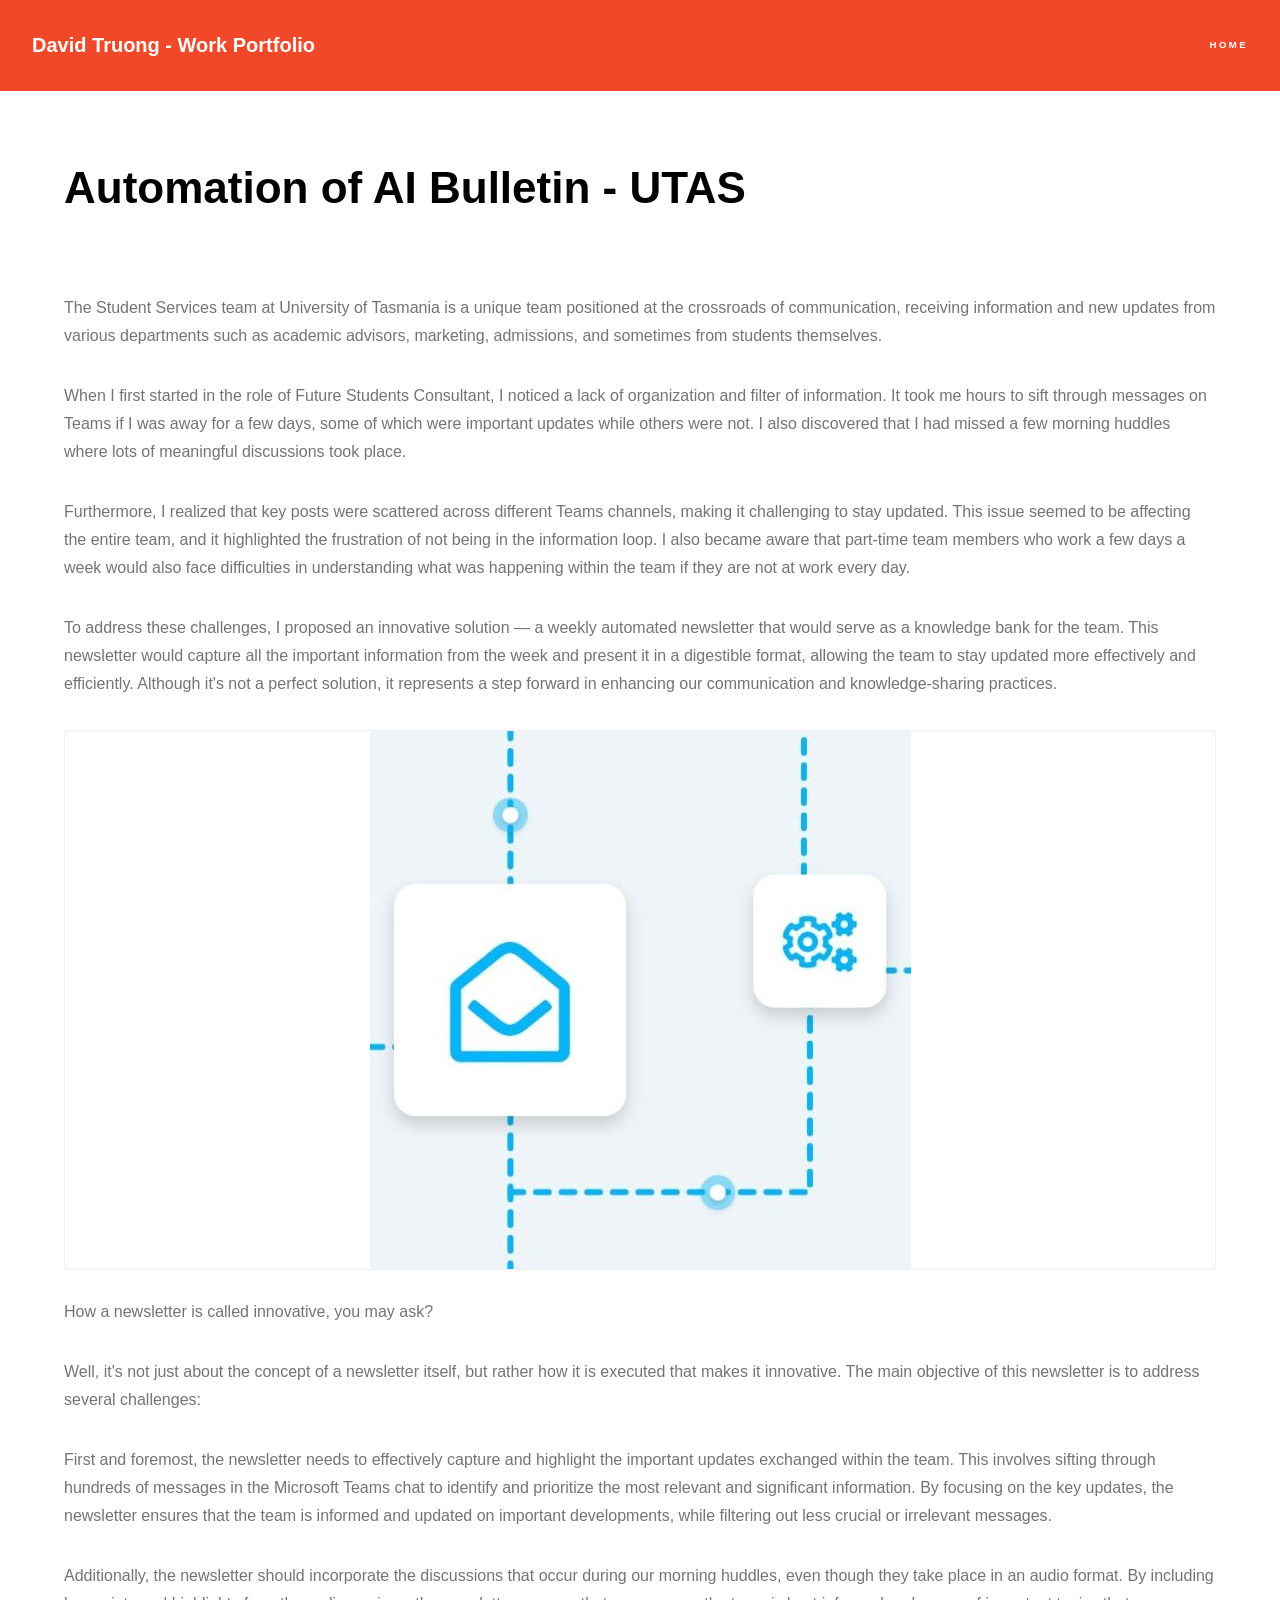
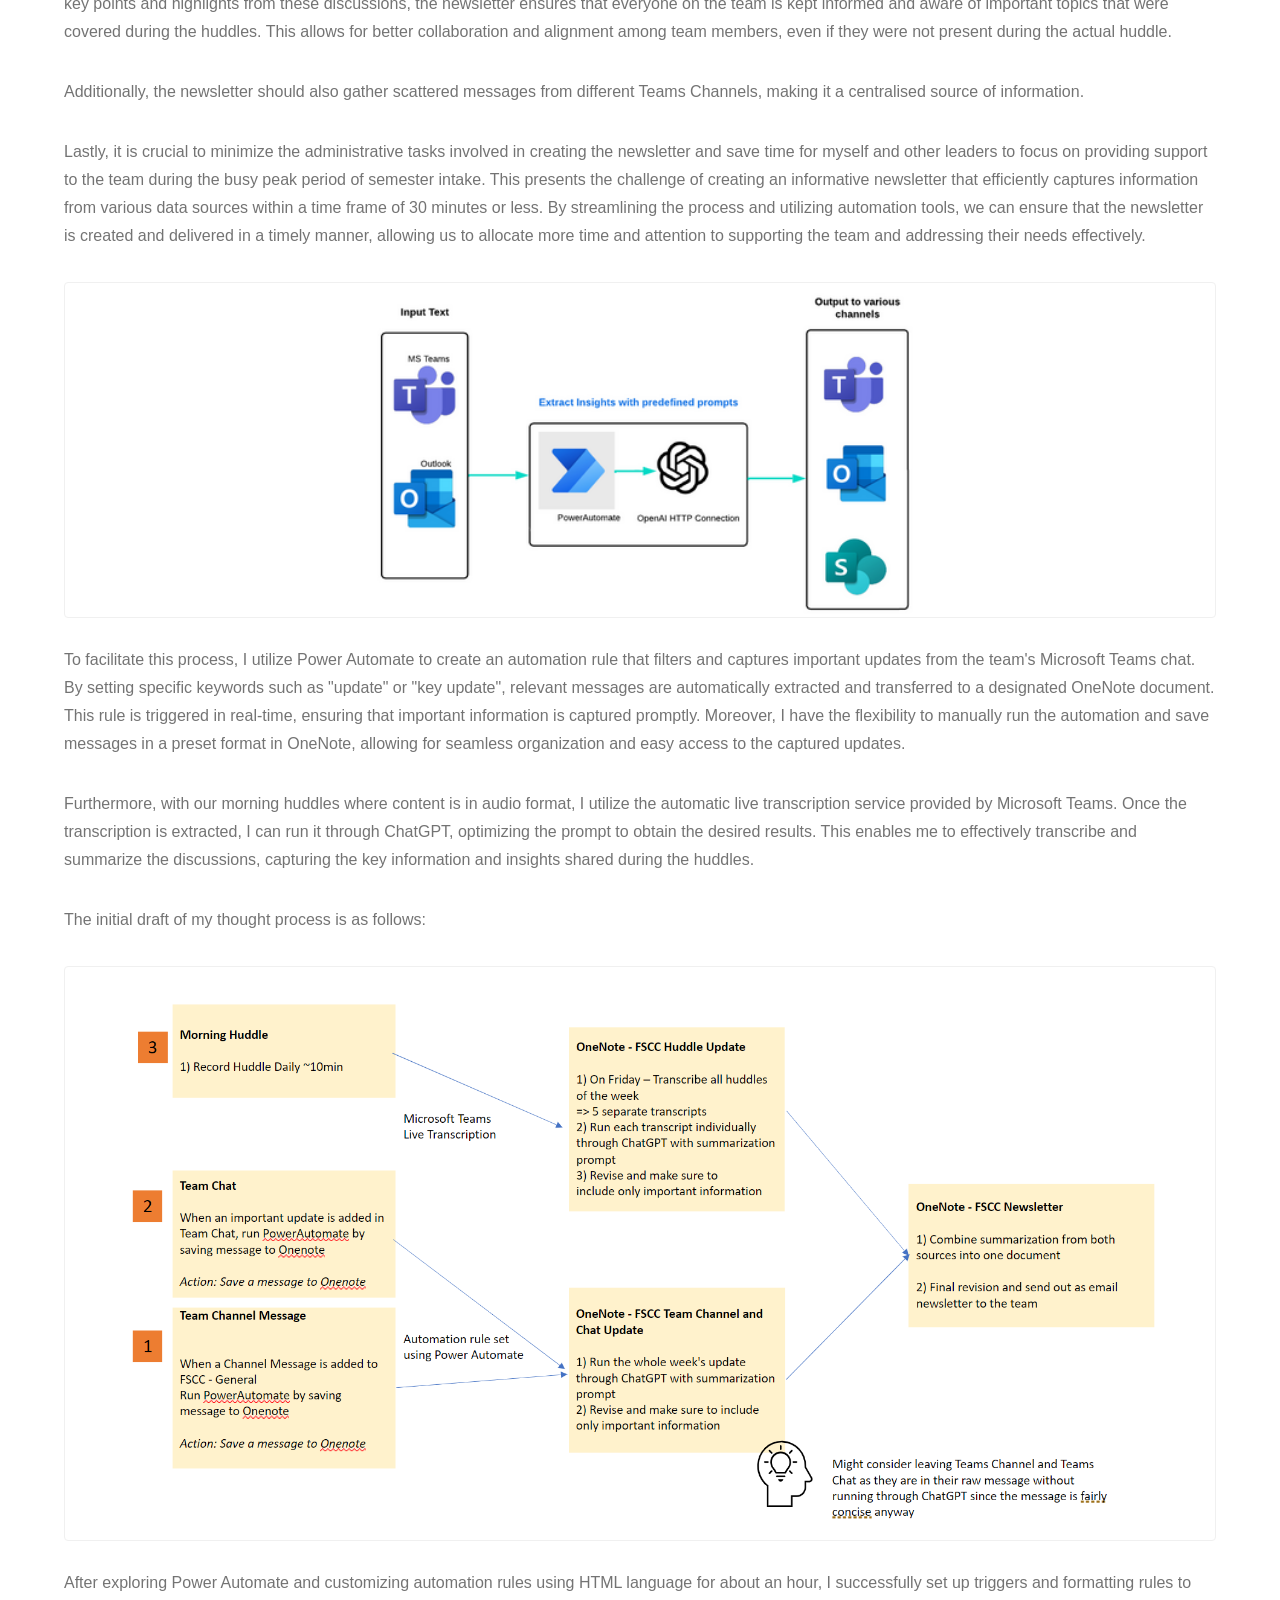
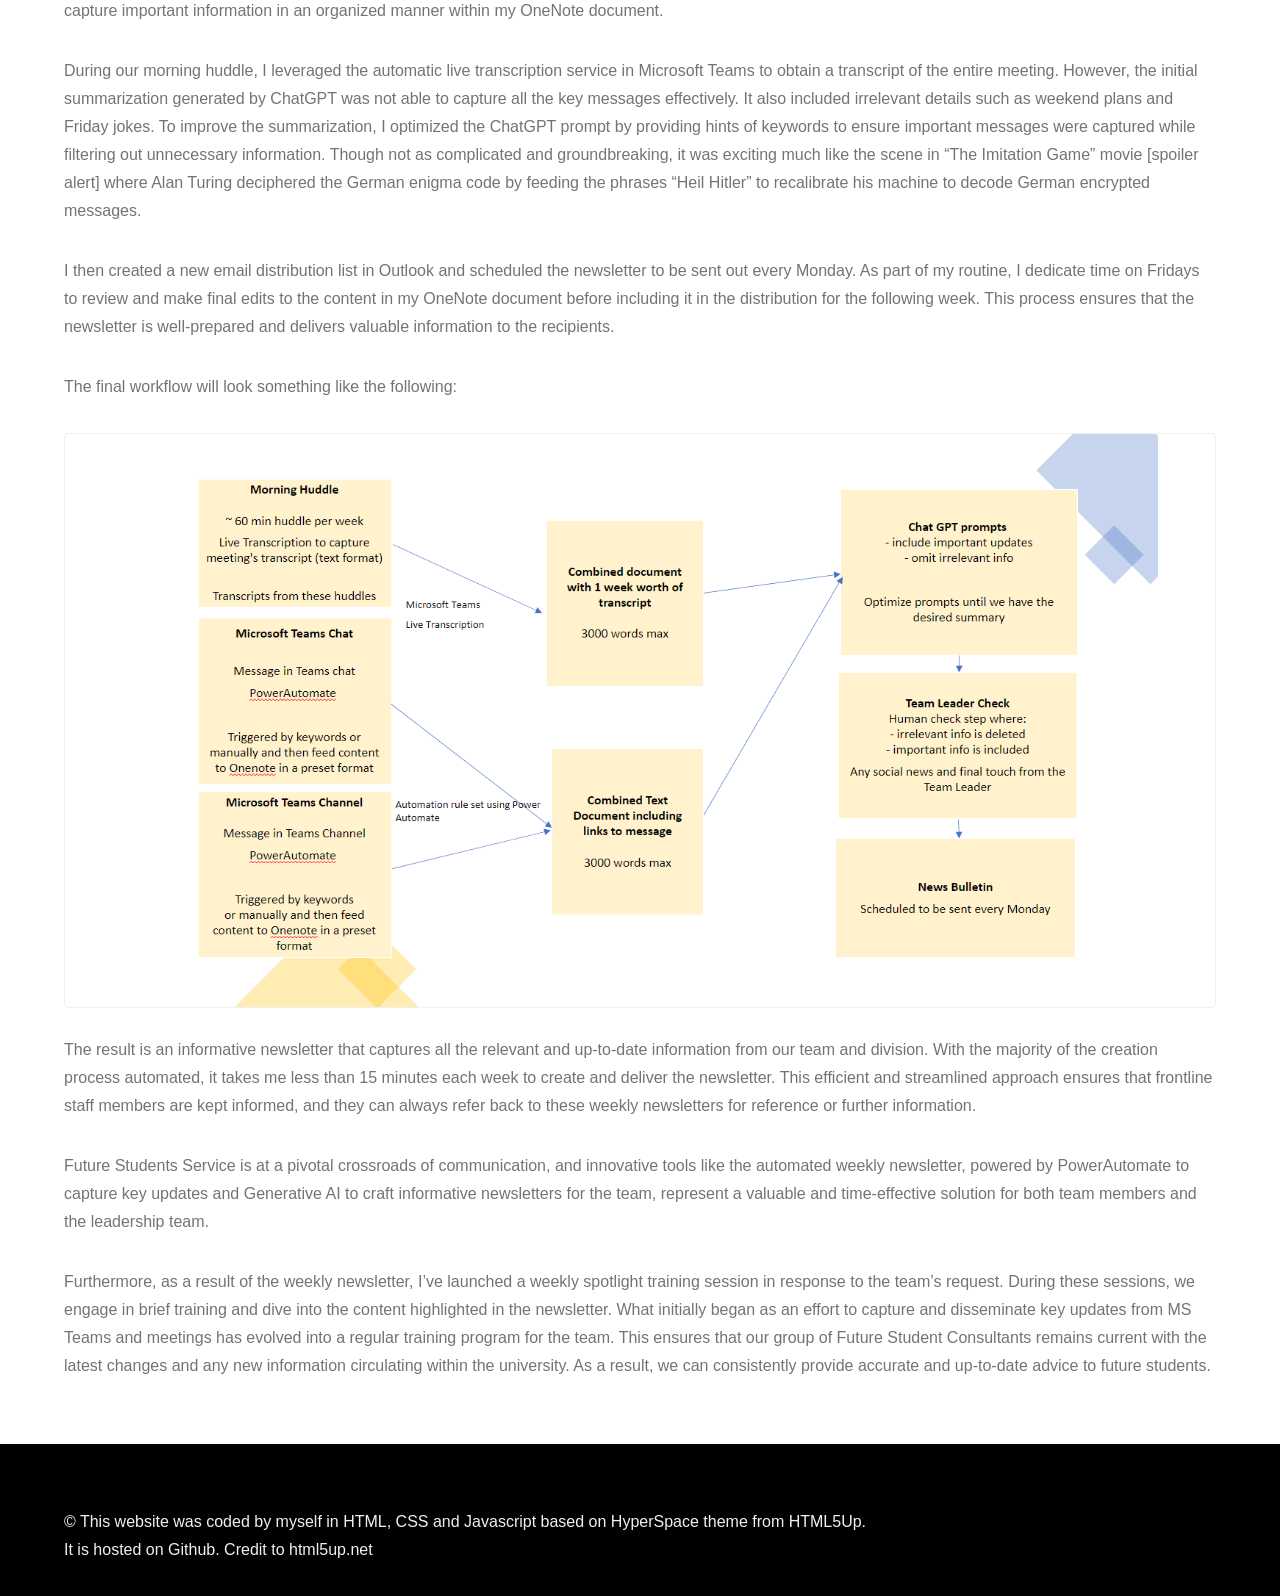
<file: Automation of AI Bulletin - UTAS.html>
<!DOCTYPE HTML>
<!--
	Hyperspace by HTML5 UP
	html5up.net | @ajlkn
	Free for personal and commercial use under the CCA 3.0 license (html5up.net/license)
-->
<html>
	<head>
		<title>David Truong - Work Portfolio</title>
		<meta charset="utf-8" />
		<meta name="viewport" content="width=device-width, initial-scale=1, user-scalable=no" />
		<link rel="stylesheet" href="assets/css/main.css" />
		<noscript><link rel="stylesheet" href="assets/css/noscript.css" /></noscript>
	</head>
	<body class="is-preload">

		<!-- Header -->
			<header id="header">
				<a href="index.html#Work-Portfolio" class="title">David Truong - Work Portfolio</a>
				<nav>
					<ul>
						<li><a href="index.html#Work-Portfolio">Home</a></li>
					</ul>
				</nav>
			</header>

		<!-- Wrapper -->
			<div id="wrapper">

				<!-- Main -->
					<section id="main" class="wrapper">
						<div class="inner">

							<h1 class="major">Automation of AI Bulletin - UTAS</h1>
							
							<p>
								The Student Services team at University of Tasmania is a unique team positioned at the crossroads of communication, receiving information and new updates from various departments such as academic advisors, marketing, admissions, and sometimes from students themselves.
							</p>
							<p>
								When I first started in the role of Future Students Consultant, I noticed a lack of organization and filter of information. It took me hours to sift through messages on Teams if I was away for a few days, some of which were important updates while others were not. I also discovered that I had missed a few morning huddles where lots of meaningful discussions took place.
							</p>
							<p>
								Furthermore, I realized that key posts were scattered across different Teams channels, making it challenging to stay updated. This issue seemed to be affecting the entire team, and it highlighted the frustration of not being in the information loop. I also became aware that part-time team members who work a few days a week would also face difficulties in understanding what was happening within the team if they are not at work every day.
							</p>
							<p>
								To address these challenges, I proposed an innovative solution — a weekly automated newsletter that would serve as a knowledge bank for the team. This newsletter would capture all the important information from the week and present it in a digestible format, allowing the team to stay updated more effectively and efficiently. Although it's not a perfect solution, it represents a step forward in enhancing our communication and knowledge-sharing practices.
							</p>
							<span class="image" style="display: flex; justify-content: center; align-items: center;">
								<img src="images/AutomationOfAiBulletin-UTAS.jpg" alt="" /></span>
								<br>
							<p>How a newsletter is called innovative, you may ask?</p>
							<p>Well, it's not just about the concept of a newsletter itself, but rather how it is executed that makes it innovative. The main objective of this newsletter is to address several challenges:</p>
							<p>First and foremost, the newsletter needs to effectively capture and highlight the important updates exchanged within the team. This involves sifting through hundreds of messages in the Microsoft Teams chat to identify and prioritize the most relevant and significant information. By focusing on the key updates, the newsletter ensures that the team is informed and updated on important developments, while filtering out less crucial or irrelevant messages.</p>
							<p>Additionally, the newsletter should incorporate the discussions that occur during our morning huddles, even though they take place in an audio format. By including key points and highlights from these discussions, the newsletter ensures that everyone on the team is kept informed and aware of important topics that were covered during the huddles. This allows for better collaboration and alignment among team members, even if they were not present during the actual huddle.</p>
							<p>Additionally, the newsletter should also gather scattered messages from different Teams Channels, making it a centralised source of information.</p>
							<p>Lastly, it is crucial to minimize the administrative tasks involved in creating the newsletter and save time for myself and other leaders to focus on providing support to the team during the busy peak period of semester intake. This presents the challenge of creating an informative newsletter that efficiently captures information from various data sources within a time frame of 30 minutes or less. By streamlining the process and utilizing automation tools, we can ensure that the newsletter is created and delivered in a timely manner, allowing us to allocate more time and attention to supporting the team and addressing their needs effectively.</p>
							
							<span class="image" style="display: flex; justify-content: center; align-items: center;">
								<img src="images/PowerAutomateTeamsandGPT.png" alt="" width="50%"/></span>
							
						<br>
						<p>To facilitate this process, I utilize Power Automate to create an automation rule that filters and captures important updates from the team's Microsoft Teams chat. By setting specific keywords such as "update" or "key update", relevant messages are automatically extracted and transferred to a designated OneNote document. This rule is triggered in real-time, ensuring that important information is captured promptly. Moreover, I have the flexibility to manually run the automation and save messages in a preset format in OneNote, allowing for seamless organization and easy access to the captured updates.</p>

						<p>Furthermore, with our morning huddles where content is in audio format, I utilize the automatic live transcription service provided by Microsoft Teams. Once the transcription is extracted, I can run it through ChatGPT, optimizing the prompt to obtain the desired results. This enables me to effectively transcribe and summarize the discussions, capturing the key information and insights shared during the huddles.</p>

						<p>The initial draft of my thought process is as follows:</p>

						<span class="image" style="display: flex; justify-content: center; align-items: center">
							<img src="images/NewsletterAutomationInitialDraft.png" alt="" max-width="100%" width="90%" /></span>
						<br>
						<p>After exploring Power Automate and customizing automation rules using HTML language for about an hour, I successfully set up triggers and formatting rules to capture important information in an organized manner within my OneNote document.</p>
						<p>During our morning huddle, I leveraged the automatic live transcription service in Microsoft Teams to obtain a transcript of the entire meeting. However, the initial summarization generated by ChatGPT was not able to capture all the key messages effectively. It also included irrelevant details such as weekend plans and Friday jokes. To improve the summarization, I optimized the ChatGPT prompt by providing hints of keywords to ensure important messages were captured while filtering out unnecessary information. Though not as complicated and groundbreaking, it was exciting much like the scene in “The Imitation Game” movie [spoiler alert] where Alan Turing deciphered the German enigma code by feeding the phrases “Heil Hitler” to recalibrate his machine to decode German encrypted messages.</p>
						<p>I then created a new email distribution list in Outlook and scheduled the newsletter to be sent out every Monday. As part of my routine, I dedicate time on Fridays to review and make final edits to the content in my OneNote document before including it in the distribution for the following week. This process ensures that the newsletter is well-prepared and delivers valuable information to the recipients.</p>
						<p>The final workflow will look something like the following:</p>

						<span class="image" style="display: flex; justify-content: center; align-items: center">
							<img src="images/NewsletterAutomationWorkflow.png" alt="" max-width="100%" width="90%" /></span>
						<br>
					
						<p>The result is an informative newsletter that captures all the relevant and up-to-date information from our team and division. With the majority of the creation process automated, it takes me less than 15 minutes each week to create and deliver the newsletter. This efficient and streamlined approach ensures that frontline staff members are kept informed, and they can always refer back to these weekly newsletters for reference or further information.
						</p>

						<p>Future Students Service is at a pivotal crossroads of communication, and innovative tools like the automated weekly newsletter, powered by PowerAutomate to capture key updates and Generative AI to craft informative newsletters for the team, represent a valuable and time-effective solution for both team members and the leadership team.
						</p>

						<p>Furthermore, as a result of the weekly newsletter, I’ve launched a weekly spotlight training session in response to the team’s request. During these sessions, we engage in brief training and dive into the content highlighted in the newsletter. What initially began as an effort to capture and disseminate key updates from MS Teams and meetings has evolved into a regular training program for the team. This ensures that our group of Future Student Consultants remains current with the latest changes and any new information circulating within the university. As a result, we can consistently provide accurate and up-to-date advice to future students.
						</p>
						</div>
					</section>

			</div>

		<!-- Footer -->
			<footer id="footer" class="wrapper style1-alt">
				<div class="inner">
						&copy; This website was coded by myself in HTML, CSS and Javascript based on HyperSpace theme from HTML5Up. 
							<br>It is hosted on Github. Credit to html5up.net 

				</div>
			</footer>

		<!-- Scripts -->
			<script src="assets/js/jquery.min.js"></script>
			<script src="assets/js/jquery.scrollex.min.js"></script>
			<script src="assets/js/jquery.scrolly.min.js"></script>
			<script src="assets/js/browser.min.js"></script>
			<script src="assets/js/breakpoints.min.js"></script>
			<script src="assets/js/util.js"></script>
			<script src="assets/js/main.js"></script>

	</body>
</html>
</file>
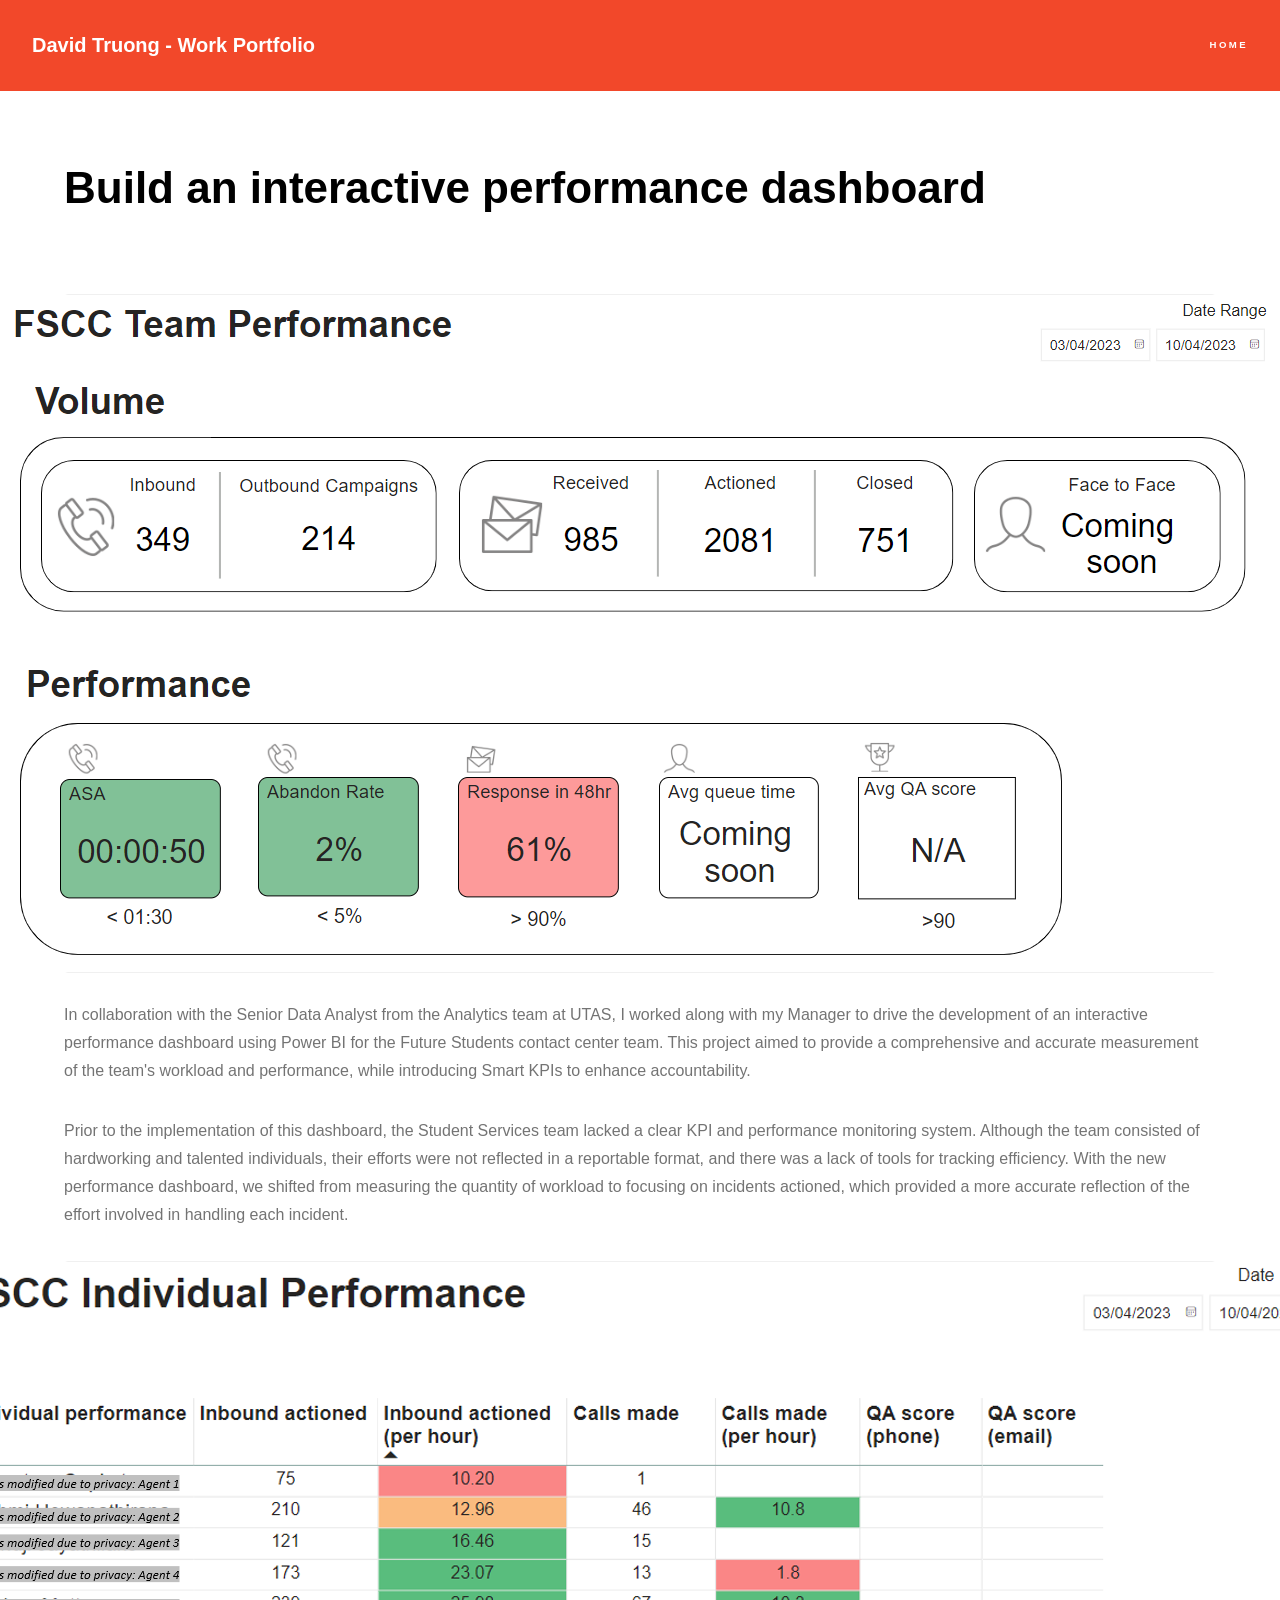
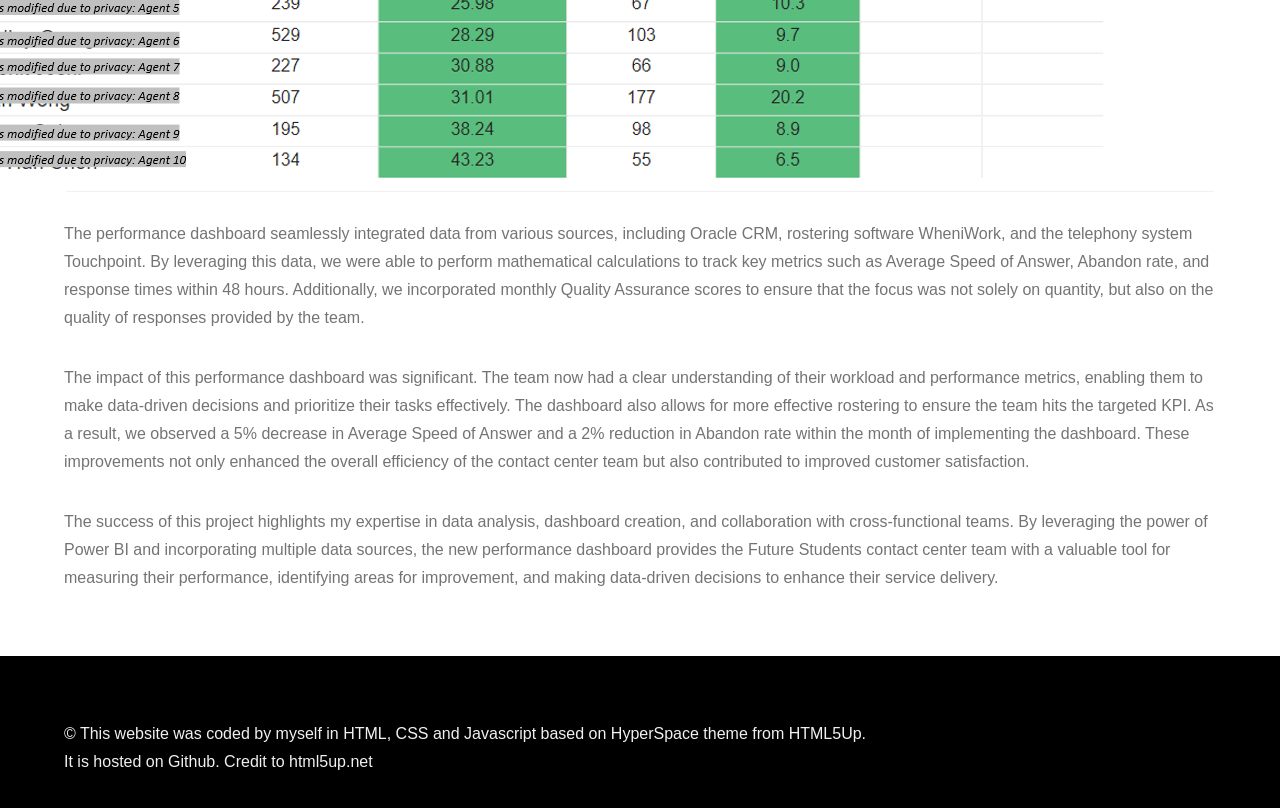
<file: Build an interactive performance dashboard.html>
<!DOCTYPE HTML>
<!--
	Hyperspace by HTML5 UP
	html5up.net | @ajlkn
	Free for personal and commercial use under the CCA 3.0 license (html5up.net/license)
-->
<html>
	<head>
		<title>David Truong - Work Portfolio</title>
		<meta charset="utf-8" />
		<meta name="viewport" content="width=device-width, initial-scale=1, user-scalable=no" />
		<link rel="stylesheet" href="assets/css/main.css" />
		<noscript><link rel="stylesheet" href="assets/css/noscript.css" /></noscript>
	</head>
	<body class="is-preload">

		<!-- Header -->
			<header id="header">
				<a href="index.html#Work-Portfolio" class="title">David Truong - Work Portfolio</a>
				<nav>
					<ul>
						<li><a href="index.html#Work-Portfolio">Home</a></li>
					</ul>
				</nav>
			</header>

		<!-- Wrapper -->
			<div id="wrapper">

				<!-- Main -->
					<section id="main" class="wrapper">
						<div class="inner">
							<h1 class="major">Build an interactive performance dashboard</h1>
			
							
							<span class="image" style="display: flex; justify-content: center; align-items: center;">
								<img src="images/PowerBIperformancedashboard1.png" alt="" max-width="100%" /></span>
							<br>
							
							<p>In collaboration with the Senior Data Analyst from the Analytics team at UTAS, I worked along with my Manager to drive the development of an interactive performance dashboard using Power BI for the Future Students contact center team. This project aimed to provide a comprehensive and accurate measurement of the team's workload and performance, while introducing Smart KPIs to enhance accountability.</p>

							<p>Prior to the implementation of this dashboard, the Student Services team lacked a clear KPI and performance monitoring system. Although the team consisted of hardworking and talented individuals, their efforts were not reflected in a reportable format, and there was a lack of tools for tracking efficiency. With the new performance dashboard, we shifted from measuring the quantity of workload to focusing on incidents actioned, which provided a more accurate reflection of the effort involved in handling each incident.</p>
							
							<span class="image" style="display: flex; justify-content: center; align-items: center;">
								<img src="images/PowerBIperformancedashboard2.png" alt="" max-width="100%" /></span>
							<br>

							<p>The performance dashboard seamlessly integrated data from various sources, including Oracle CRM, rostering software WheniWork, and the telephony system Touchpoint. By leveraging this data, we were able to perform mathematical calculations to track key metrics such as Average Speed of Answer, Abandon rate, and response times within 48 hours. Additionally, we incorporated monthly Quality Assurance scores to ensure that the focus was not solely on quantity, but also on the quality of responses provided by the team.</p>
							
							<p>The impact of this performance dashboard was significant. The team now had a clear understanding of their workload and performance metrics, enabling them to make data-driven decisions and prioritize their tasks effectively. The dashboard also allows for more effective rostering to ensure the team hits the targeted KPI. As a result, we observed a 5% decrease in Average Speed of Answer and a 2% reduction in Abandon rate within the month of implementing the dashboard. These improvements not only enhanced the overall efficiency of the contact center team but also contributed to improved customer satisfaction.</p>
							
							<p>The success of this project highlights my expertise in data analysis, dashboard creation, and collaboration with cross-functional teams. By leveraging the power of Power BI and incorporating multiple data sources, the new performance dashboard provides the Future Students contact center team with a valuable tool for measuring their performance, identifying areas for improvement, and making data-driven decisions to enhance their service delivery.</p>
							
							
						</div>
					</section>

			</div>

		<!-- Footer -->
			<footer id="footer" class="wrapper style1-alt">
				<div class="inner">
						&copy; This website was coded by myself in HTML, CSS and Javascript based on HyperSpace theme from HTML5Up. 
							<br>It is hosted on Github. Credit to html5up.net 

				</div>
			</footer>

		<!-- Scripts -->
			<script src="assets/js/jquery.min.js"></script>
			<script src="assets/js/jquery.scrollex.min.js"></script>
			<script src="assets/js/jquery.scrolly.min.js"></script>
			<script src="assets/js/browser.min.js"></script>
			<script src="assets/js/breakpoints.min.js"></script>
			<script src="assets/js/util.js"></script>
			<script src="assets/js/main.js"></script>

	</body>
</html>
</file>
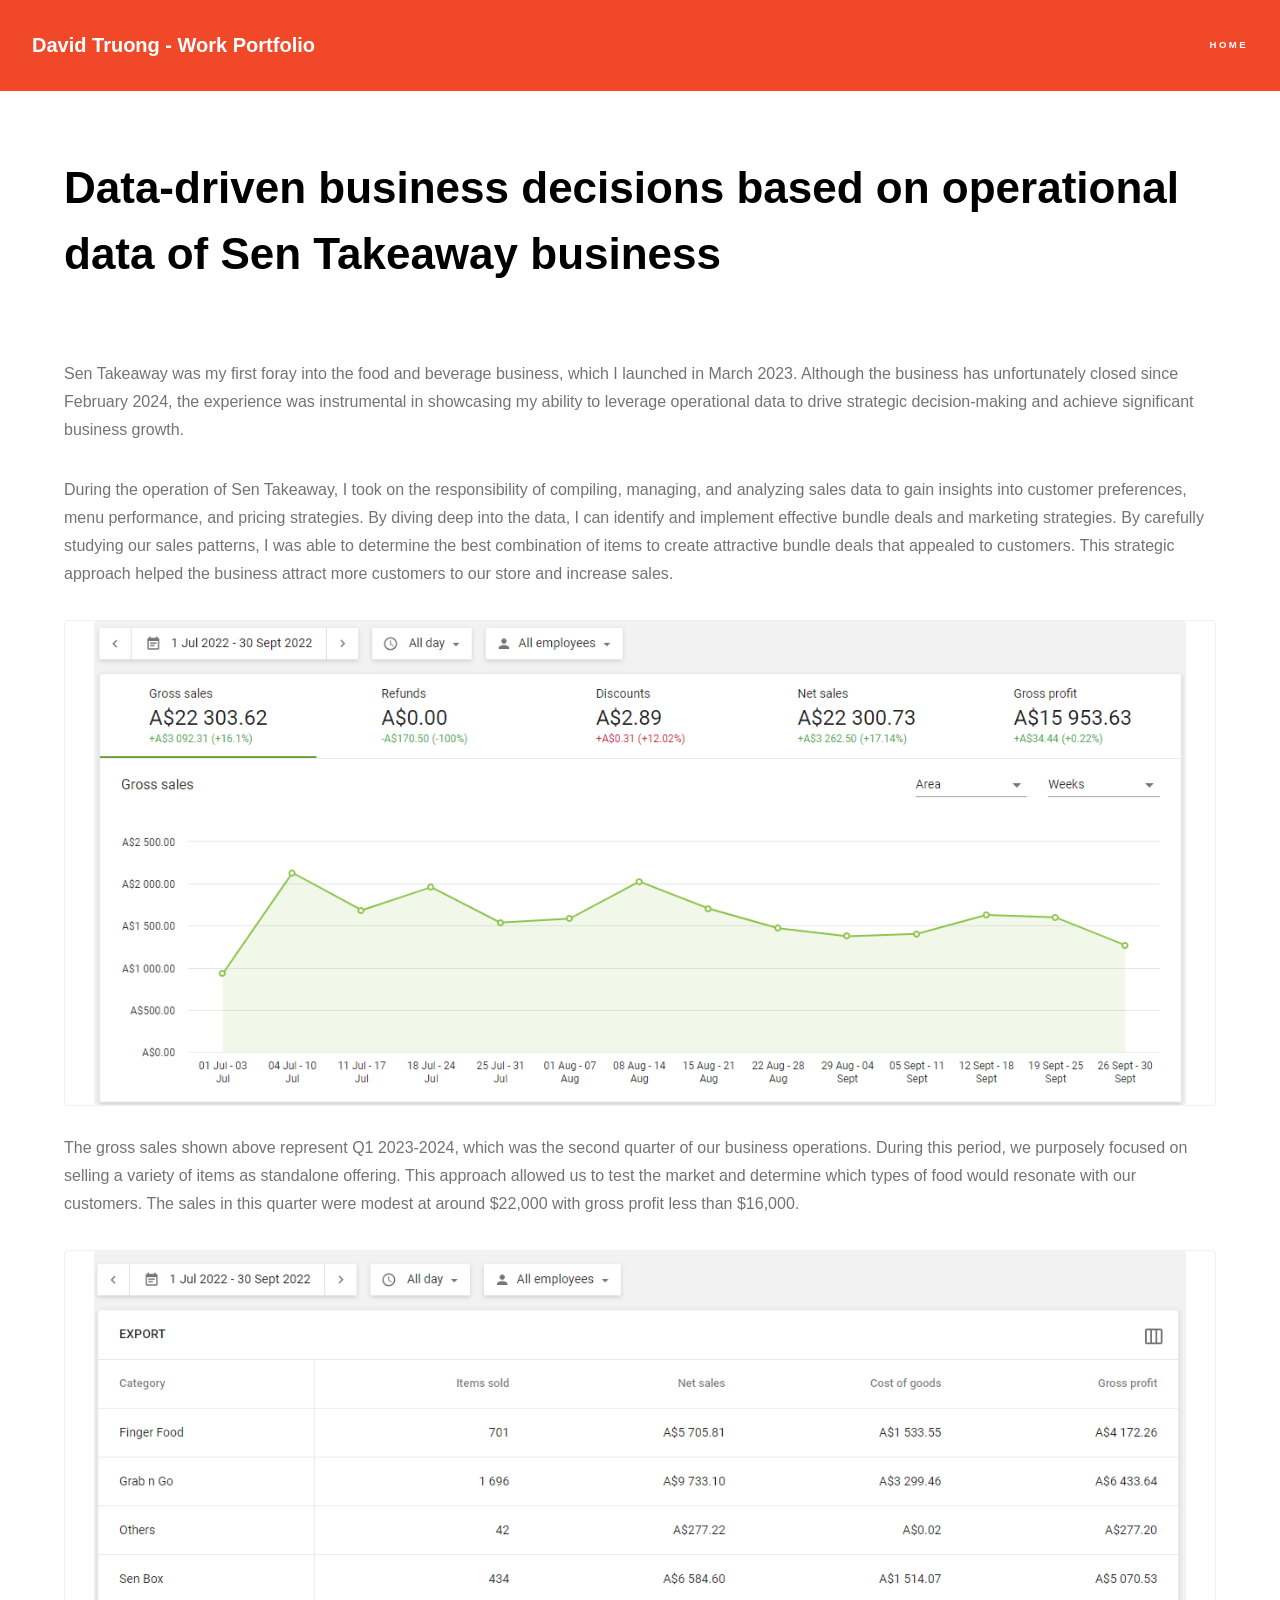
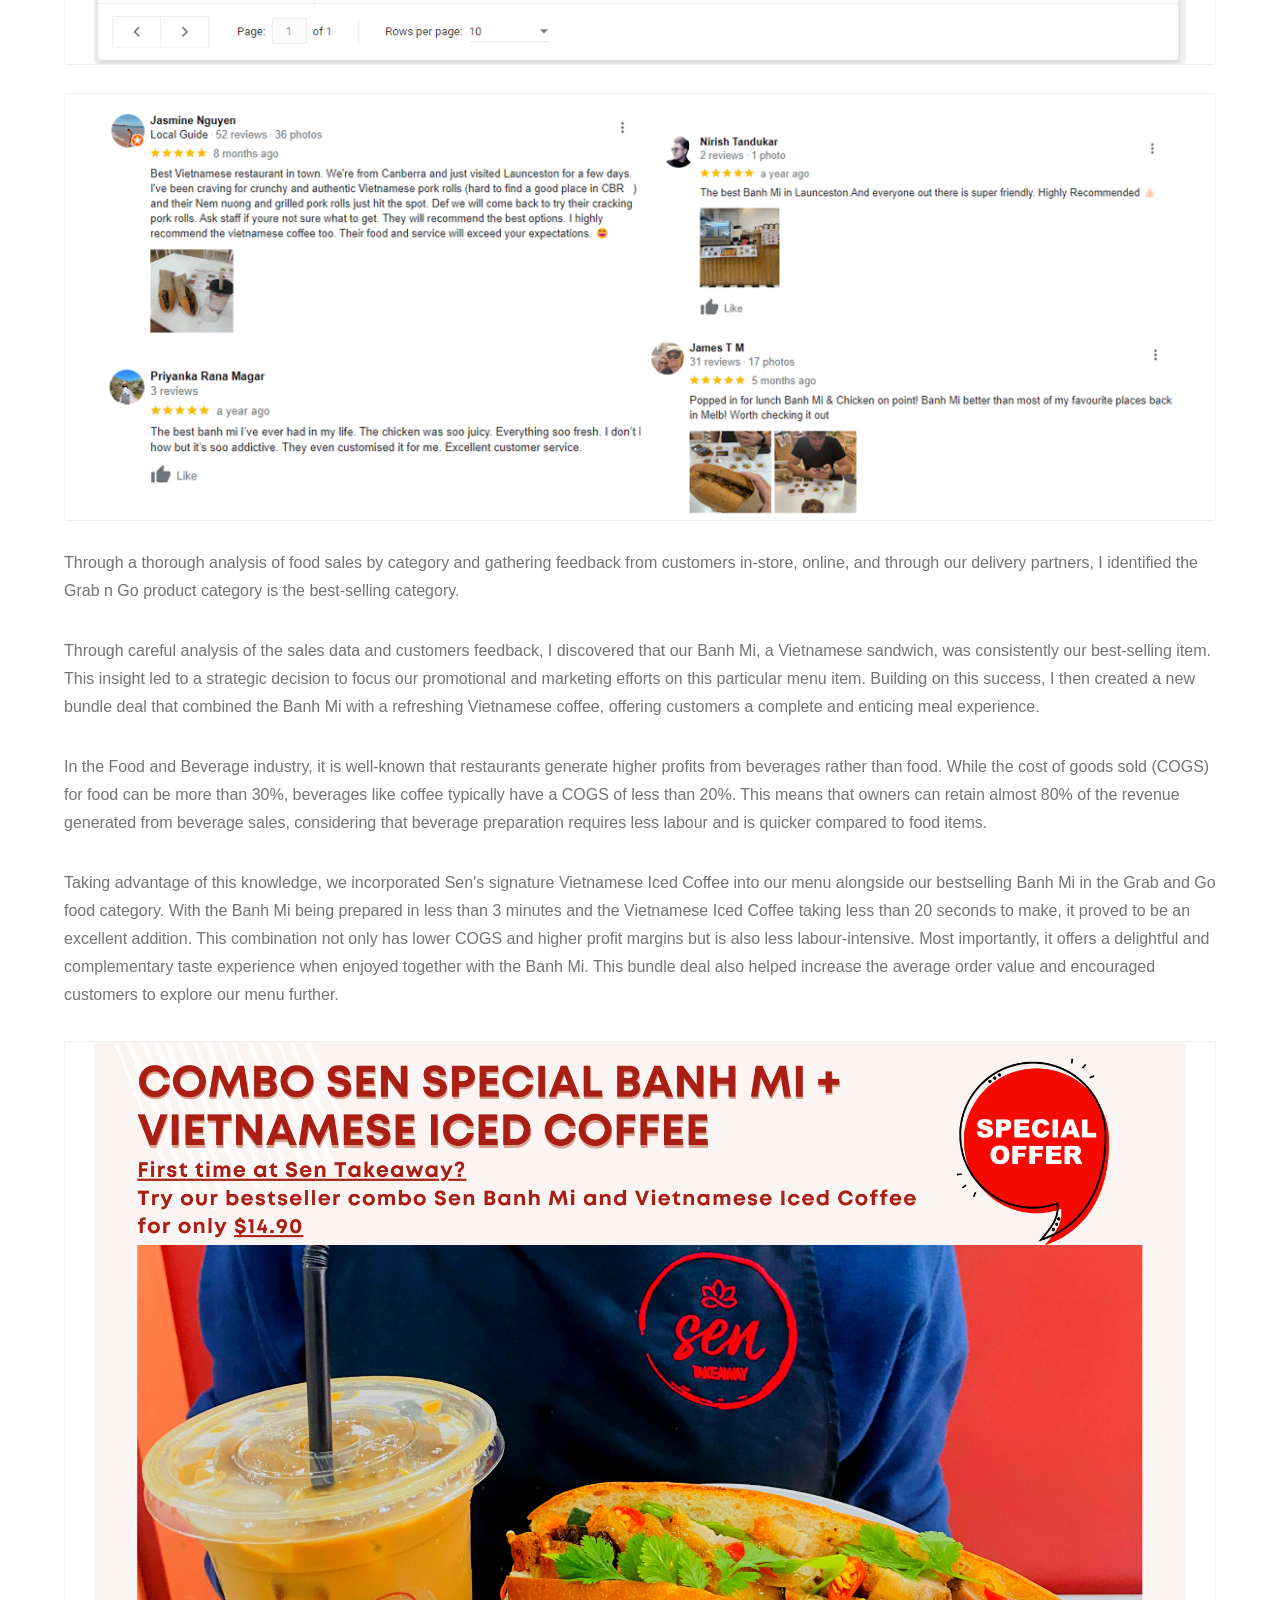
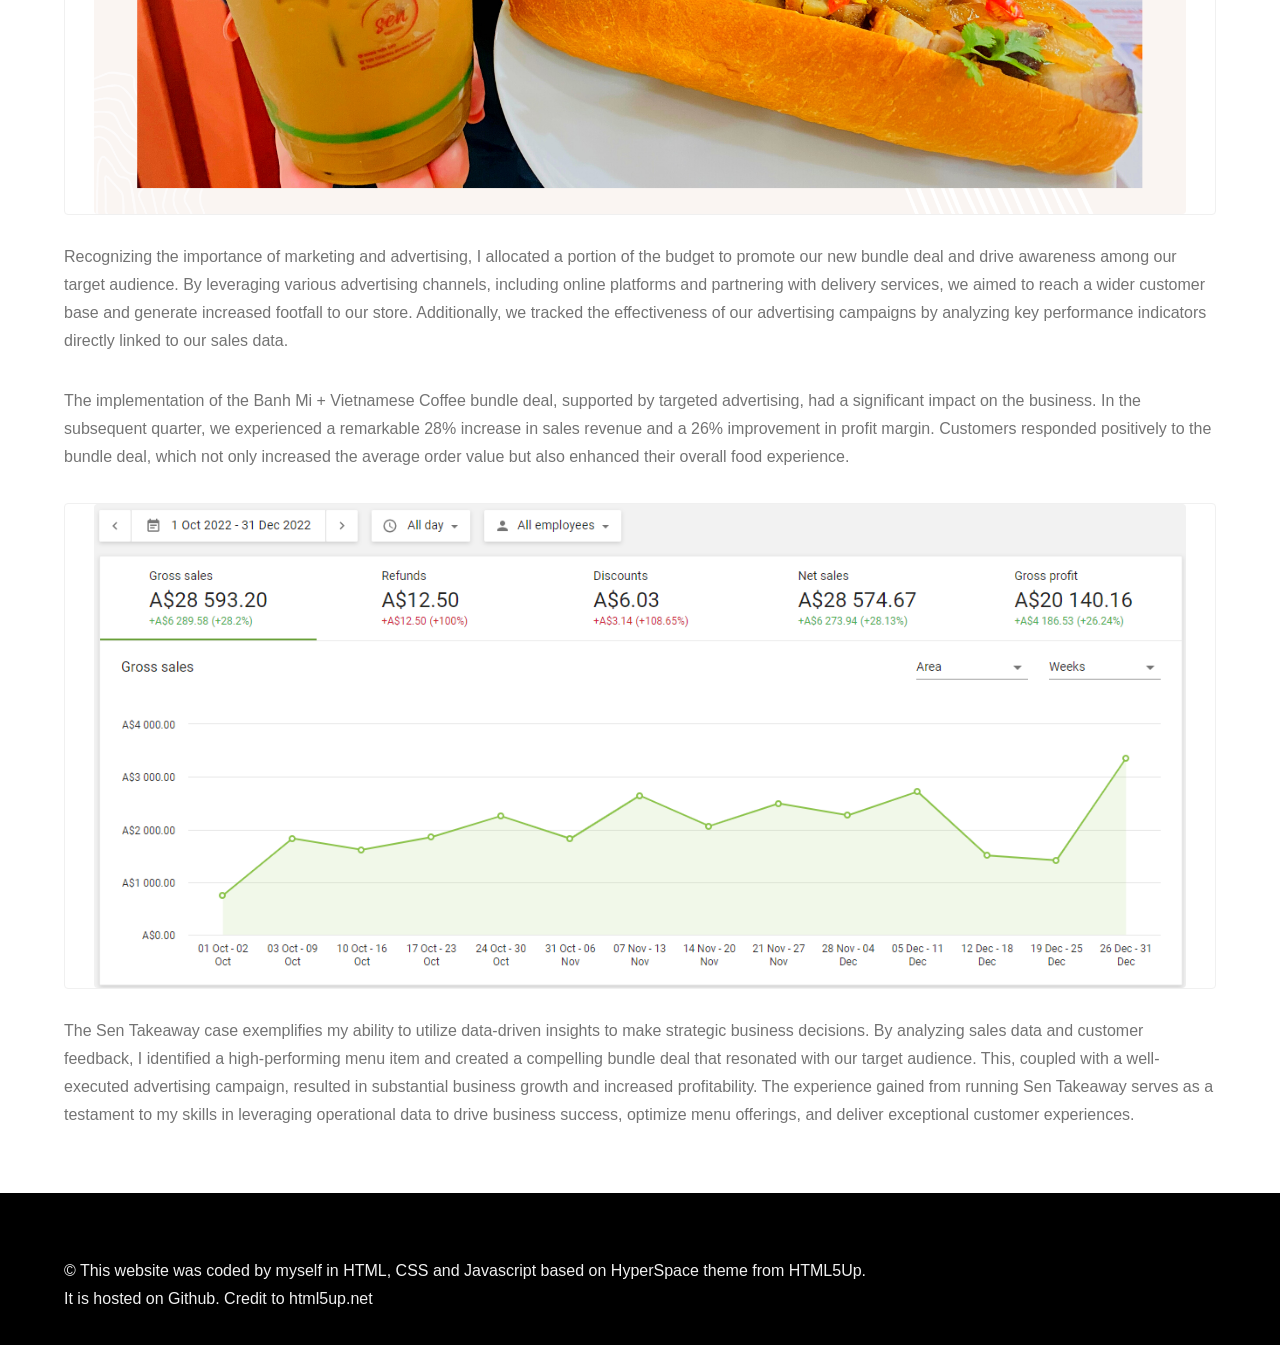
<file: Data-driven business decisions based on operational data of Sen Takeaway business.html>
<!DOCTYPE HTML>
<!--
	Hyperspace by HTML5 UP
	html5up.net | @ajlkn
	Free for personal and commercial use under the CCA 3.0 license (html5up.net/license)
-->
<html>
	<head>
		<title>David Truong - Work Portfolio</title>
		<meta charset="utf-8" />
		<meta name="viewport" content="width=device-width, initial-scale=1, user-scalable=no" />
		<link rel="stylesheet" href="assets/css/main.css" />
		<noscript><link rel="stylesheet" href="assets/css/noscript.css" /></noscript>
	</head>
	<body class="is-preload">

		<!-- Header -->
			<header id="header">
				<a href="index.html#Work-Portfolio" class="title">David Truong - Work Portfolio</a>
				<nav>
					<ul>
						<li><a href="index.html#Work-Portfolio">Home</a></li>
					</ul>
				</nav>
			</header>

		<!-- Wrapper -->
			<div id="wrapper">

				<!-- Main -->
					<section id="main" class="wrapper">
						<div class="inner">
							<h1 class="major">Data-driven business decisions based on operational data of Sen Takeaway business</h1>
			
							<p>Sen Takeaway was my first foray into the food and beverage business, which I launched in March 2023. Although the business has unfortunately closed since February 2024, the experience was instrumental in showcasing my ability to leverage operational data to drive strategic decision-making and achieve significant business growth.</p>

							<p>During the operation of Sen Takeaway, I took on the responsibility of compiling, managing, and analyzing sales data to gain insights into customer preferences, menu performance, and pricing strategies. By diving deep into the data, I can identify and implement effective bundle deals and marketing strategies. By carefully studying our sales patterns, I was able to determine the best combination of items to create attractive bundle deals that appealed to customers. This strategic approach helped the business attract more customers to our store and increase sales.</p>

							<span class="image" style="display: flex; justify-content: center; align-items: center;">
								<img src="images/SalesSummarySenQ1FY22-23.png" alt="" width = 95% max-width="100%" /></span>
							<br>

							<p>The gross sales shown above represent Q1 2023-2024, which was the second quarter of our business operations. During this period, we purposely focused on selling a variety of items as standalone offering. This approach allowed us to test the market and determine which types of food would resonate with our customers. The sales in this quarter were modest at around $22,000 with gross profit less than $16,000.</p>

							<span class="image" style="display: flex; justify-content: center; align-items: center;">
								<img src="images/SalesByCategorySenQ1FY22-23.png" alt="" width = 95% max-width="100%" /></span>
							<br>
							<span class="image" style="display: flex; justify-content: center; align-items: center;">
								<img src="images/SenCustomerReviews.png" alt="" width = 95% max-width="100%" /></span>
							<br>

							<p>Through a thorough analysis of food sales by category and gathering feedback from customers in-store, online, and through our delivery partners, I identified the Grab n Go product category is the best-selling category.</p>

							<p>Through careful analysis of the sales data and customers feedback, I discovered that our Banh Mi, a Vietnamese sandwich, was consistently our best-selling item. This insight led to a strategic decision to focus our promotional and marketing efforts on this particular menu item. Building on this success, I then created a new bundle deal that combined the Banh Mi with a refreshing Vietnamese coffee, offering customers a complete and enticing meal experience.</p>

							<p>In the Food and Beverage industry, it is well-known that restaurants generate higher profits from beverages rather than food. While the cost of goods sold (COGS) for food can be more than 30%, beverages like coffee typically have a COGS of less than 20%. This means that owners can retain almost 80% of the revenue generated from beverage sales, considering that beverage preparation requires less labour and is quicker compared to food items.</p>

							<p>Taking advantage of this knowledge, we incorporated Sen's signature Vietnamese Iced Coffee into our menu alongside our bestselling Banh Mi in the Grab and Go food category. With the Banh Mi being prepared in less than 3 minutes and the Vietnamese Iced Coffee taking less than 20 seconds to make, it proved to be an excellent addition. This combination not only has lower COGS and higher profit margins but is also less labour-intensive. Most importantly, it offers a delightful and complementary taste experience when enjoyed together with the Banh Mi. This bundle deal also helped increase the average order value and encouraged customers to explore our menu further.</p>

							<span class="image" style="display: flex; justify-content: center; align-items: center;">
								<img src="images/SenComboDeal.png" alt="" width = 95% max-width="100%" /></span>
							<br>

							<p>Recognizing the importance of marketing and advertising, I allocated a portion of the budget to promote our new bundle deal and drive awareness among our target audience. By leveraging various advertising channels, including online platforms and partnering with delivery services, we aimed to reach a wider customer base and generate increased footfall to our store. Additionally, we tracked the effectiveness of our advertising campaigns by analyzing key performance indicators directly linked to our sales data.</p>

							<p>The implementation of the Banh Mi + Vietnamese Coffee bundle deal, supported by targeted advertising, had a significant impact on the business. In the subsequent quarter, we experienced a remarkable 28% increase in sales revenue and a 26% improvement in profit margin. Customers responded positively to the bundle deal, which not only increased the average order value but also enhanced their overall food experience.</p>

							<span class="image" style="display: flex; justify-content: center; align-items: center;">
								<img src="images/SalesSummarySenQ2FY22-23.png" alt="" width = 95% max-width="100%" /></span>
							<br>

							<p>The Sen Takeaway case exemplifies my ability to utilize data-driven insights to make strategic business decisions. By analyzing sales data and customer feedback, I identified a high-performing menu item and created a compelling bundle deal that resonated with our target audience. This, coupled with a well-executed advertising campaign, resulted in substantial business growth and increased profitability. The experience gained from running Sen Takeaway serves as a testament to my skills in leveraging operational data to drive business success, optimize menu offerings, and deliver exceptional customer experiences.</p>

							


						</div>
					</section>

			</div>

		<!-- Footer -->
			<footer id="footer" class="wrapper style1-alt">
				<div class="inner">
						&copy; This website was coded by myself in HTML, CSS and Javascript based on HyperSpace theme from HTML5Up. 
							<br>It is hosted on Github. Credit to html5up.net 

				</div>
			</footer>

		<!-- Scripts -->
			<script src="assets/js/jquery.min.js"></script>
			<script src="assets/js/jquery.scrollex.min.js"></script>
			<script src="assets/js/jquery.scrolly.min.js"></script>
			<script src="assets/js/browser.min.js"></script>
			<script src="assets/js/breakpoints.min.js"></script>
			<script src="assets/js/util.js"></script>
			<script src="assets/js/main.js"></script>

	</body>
</html>
</file>
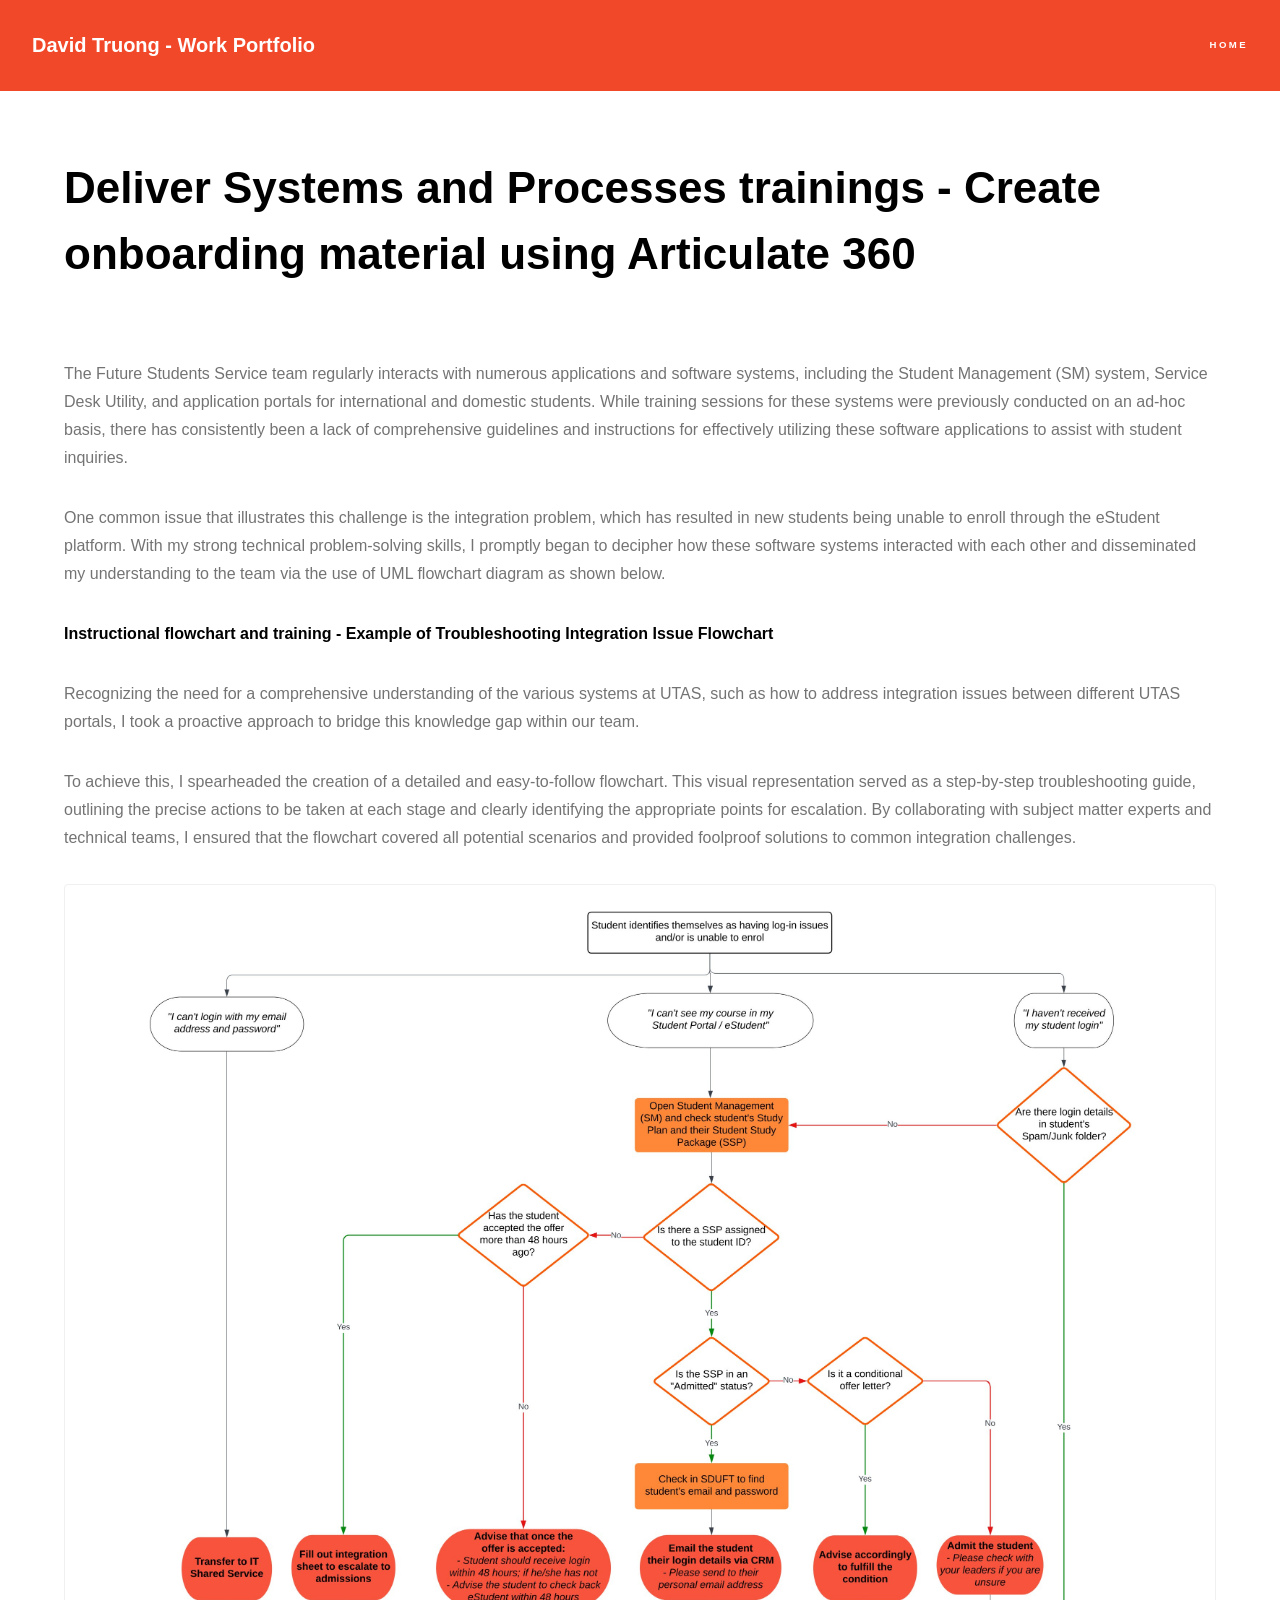
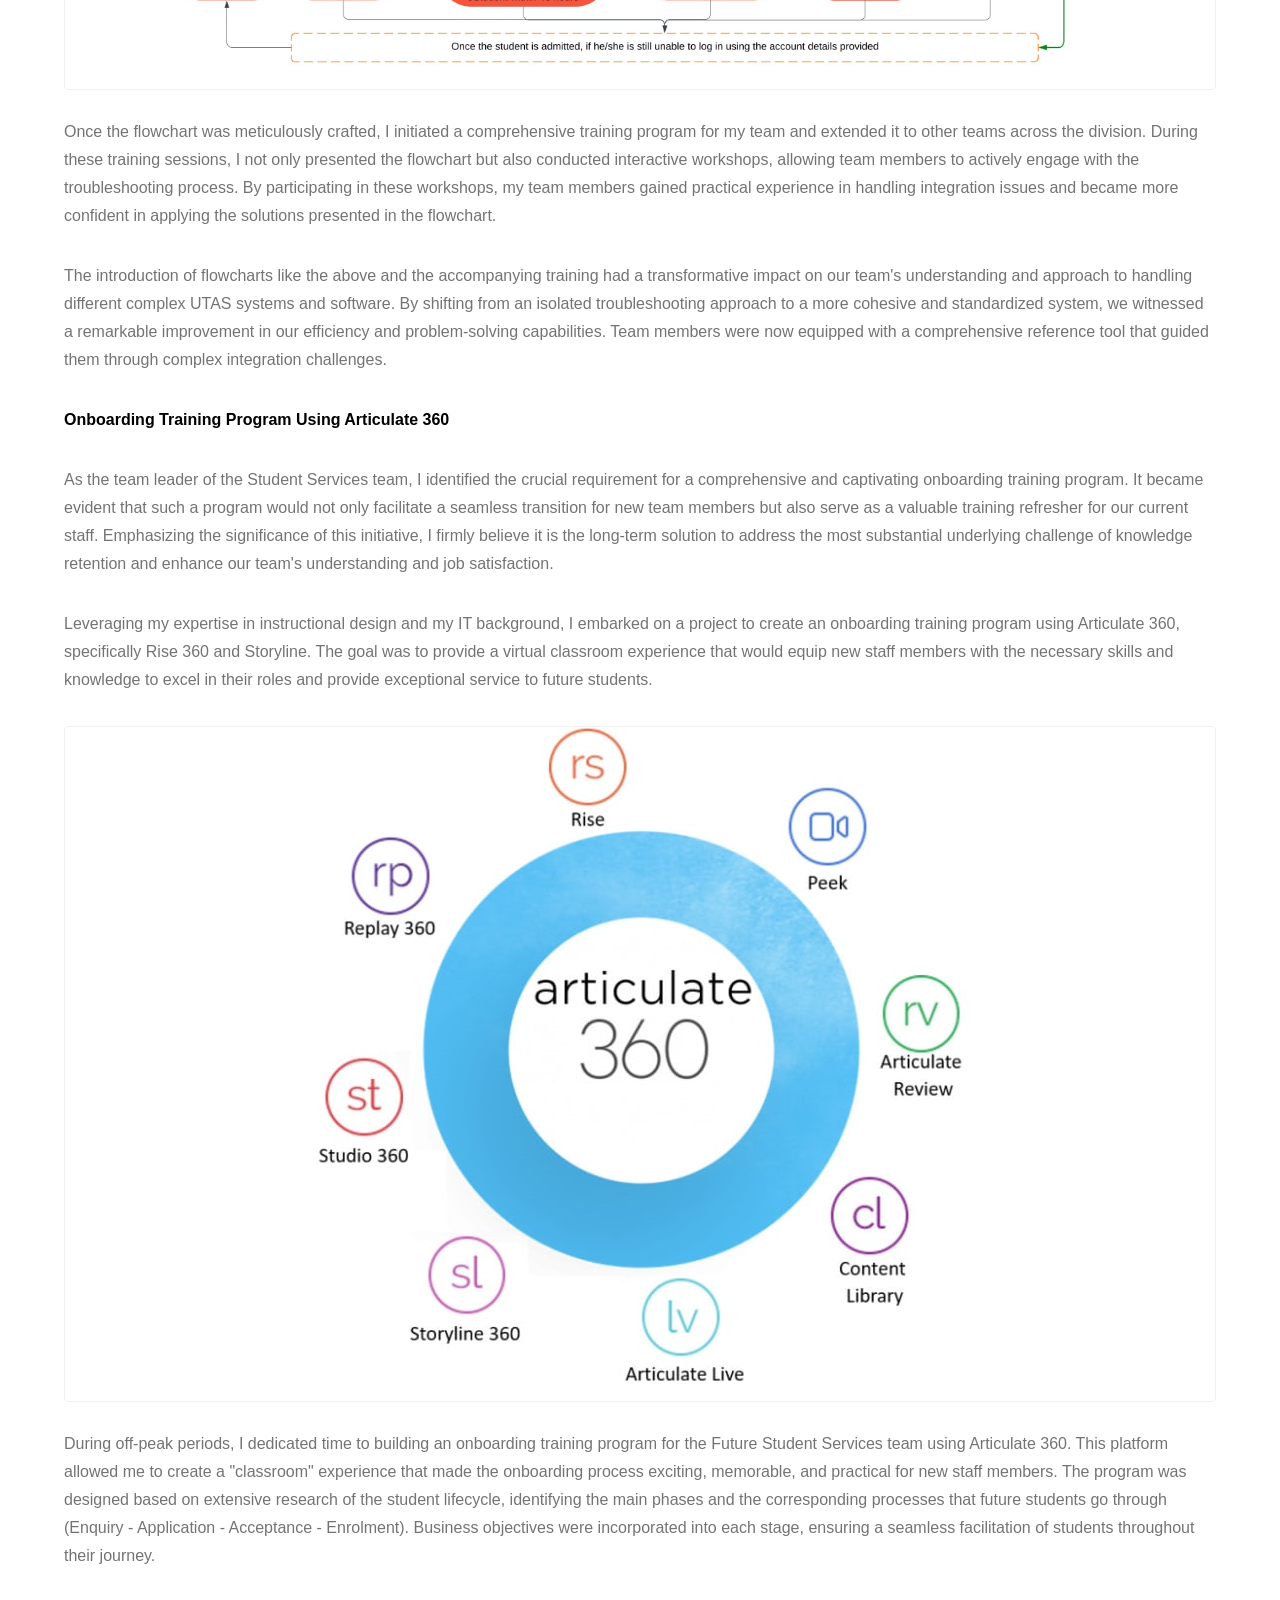
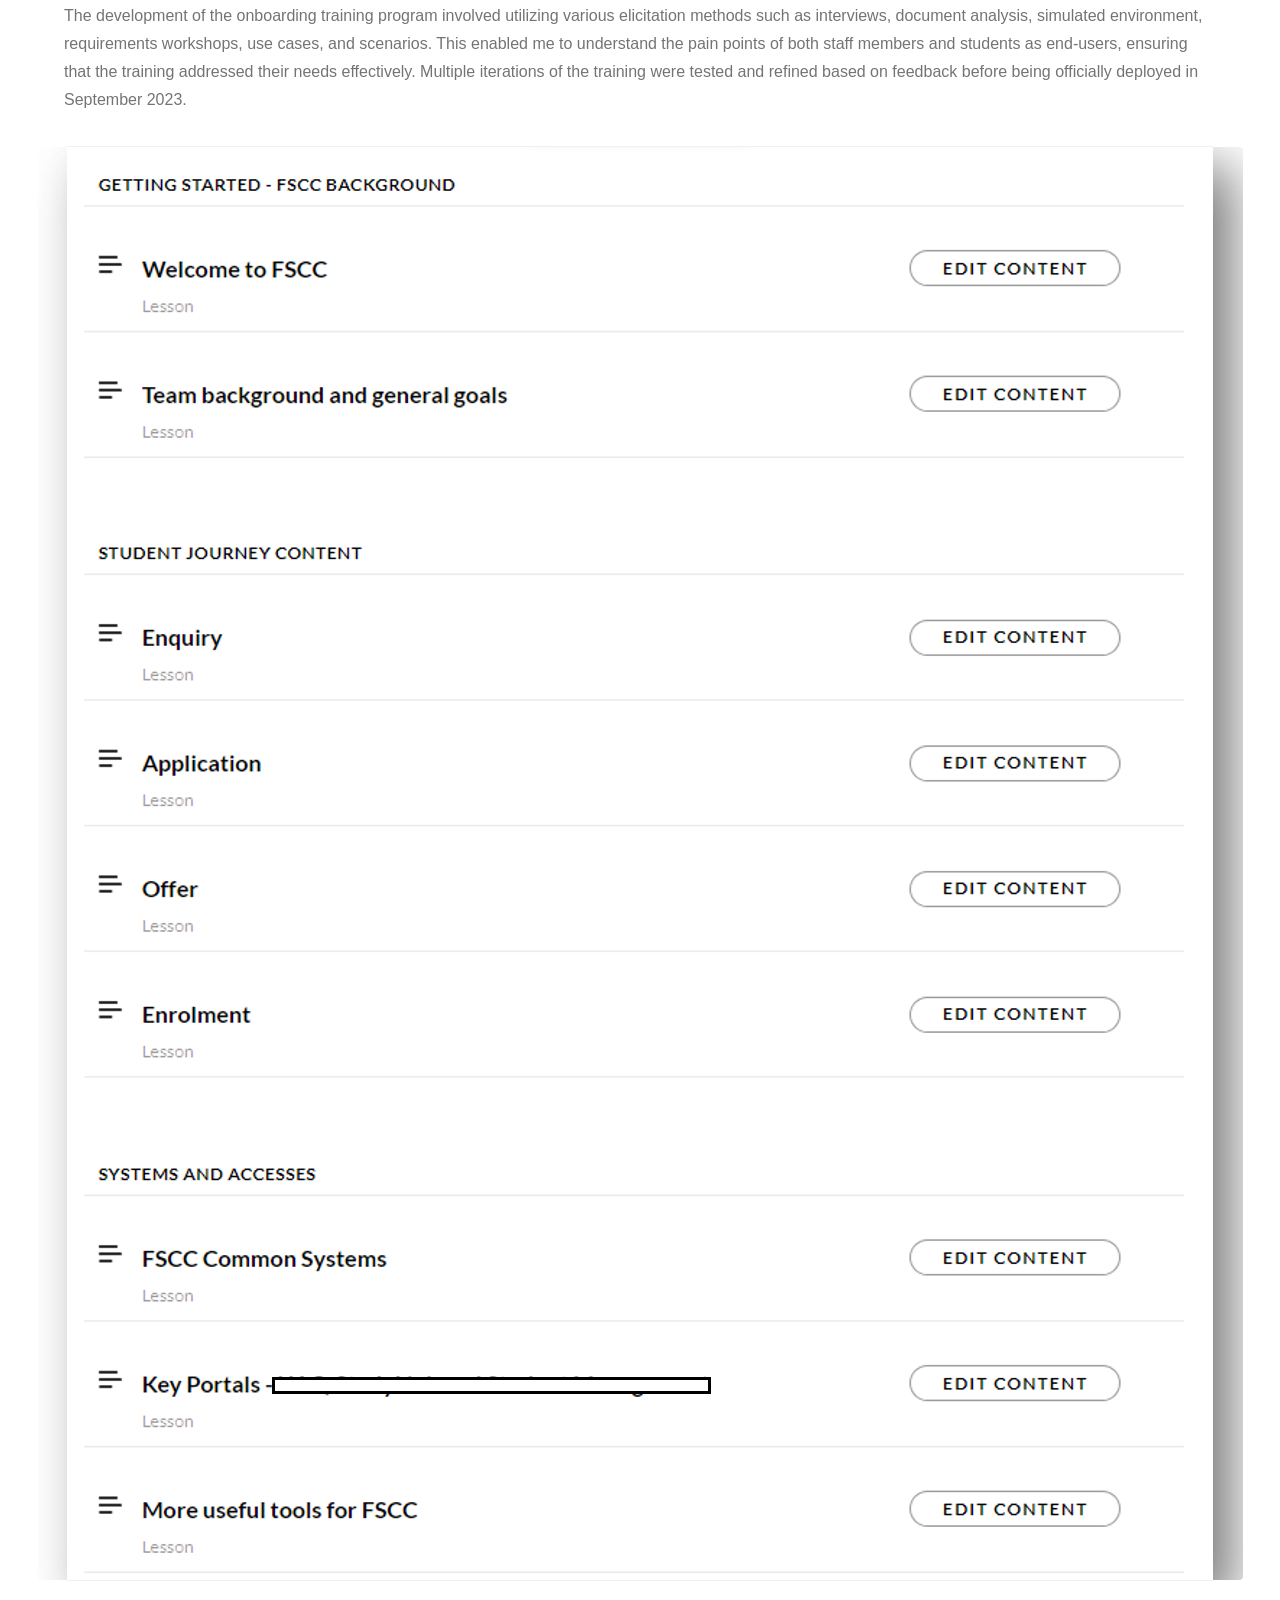
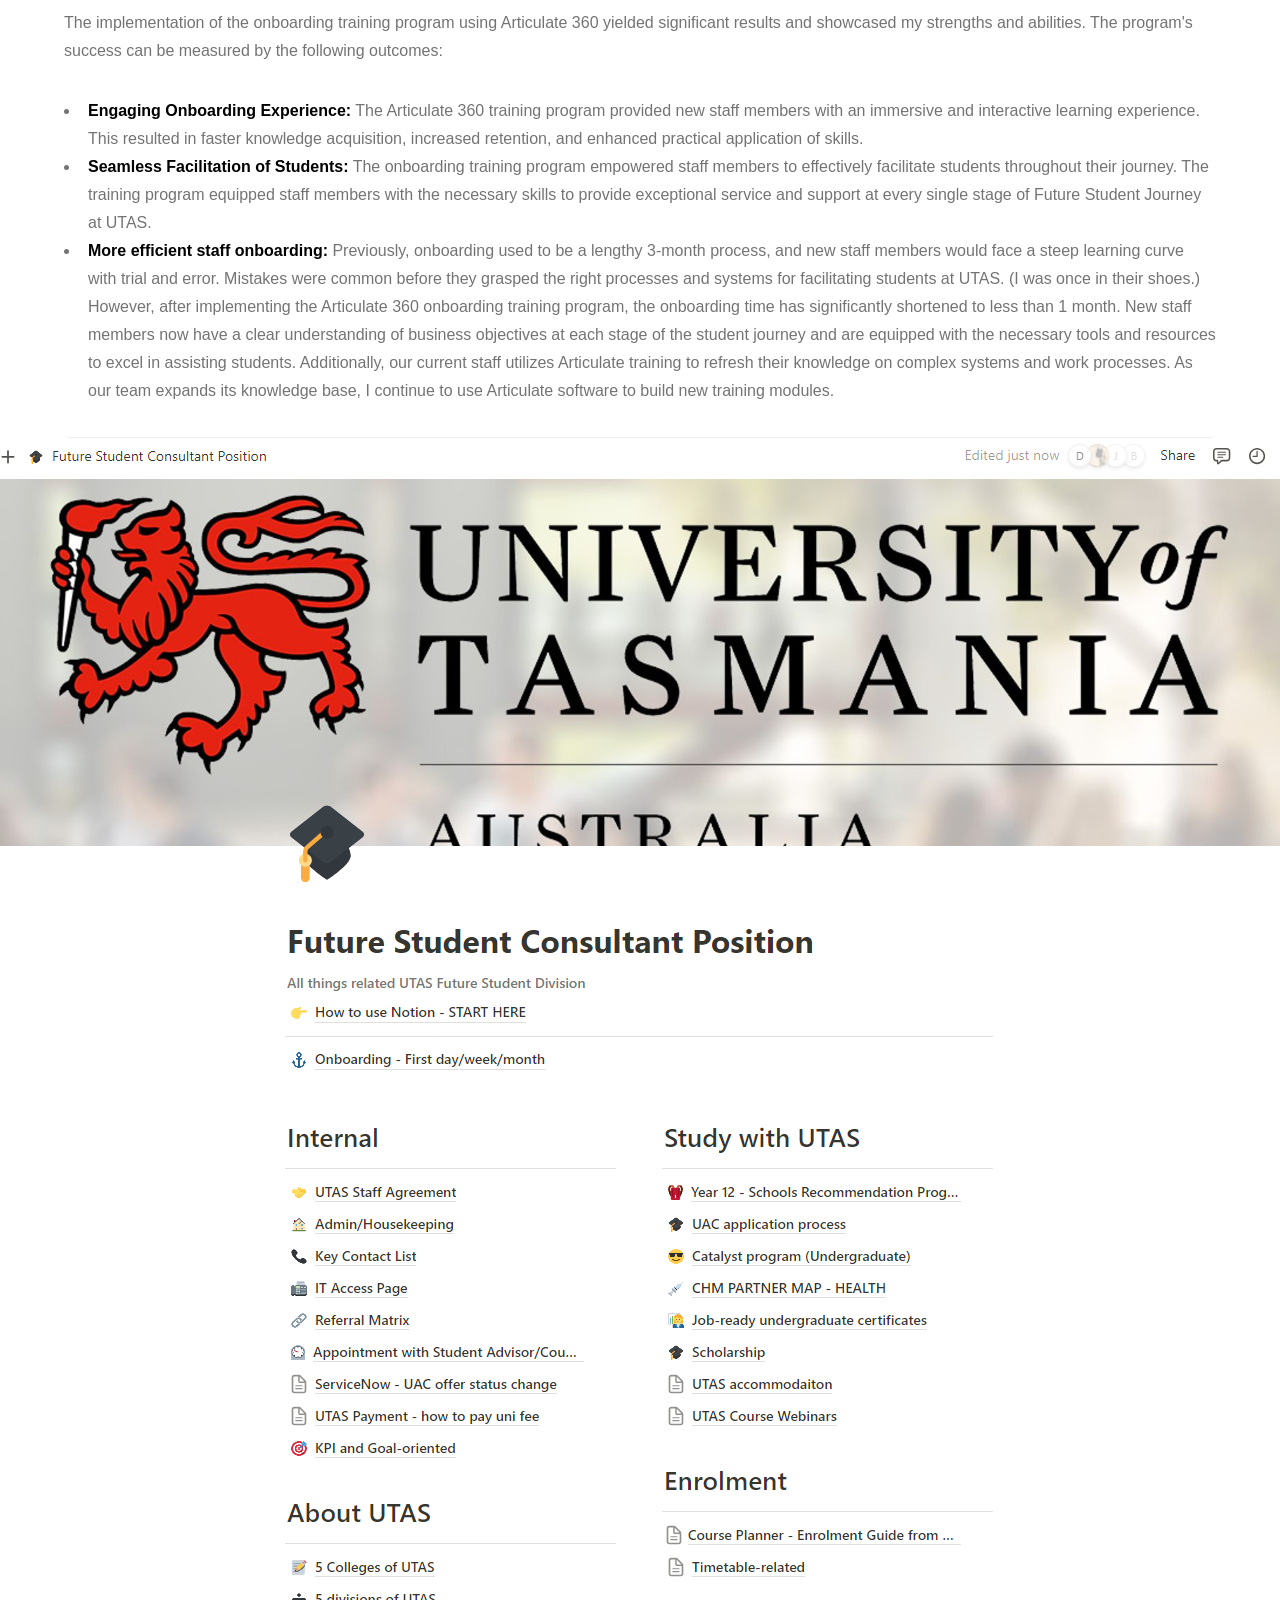
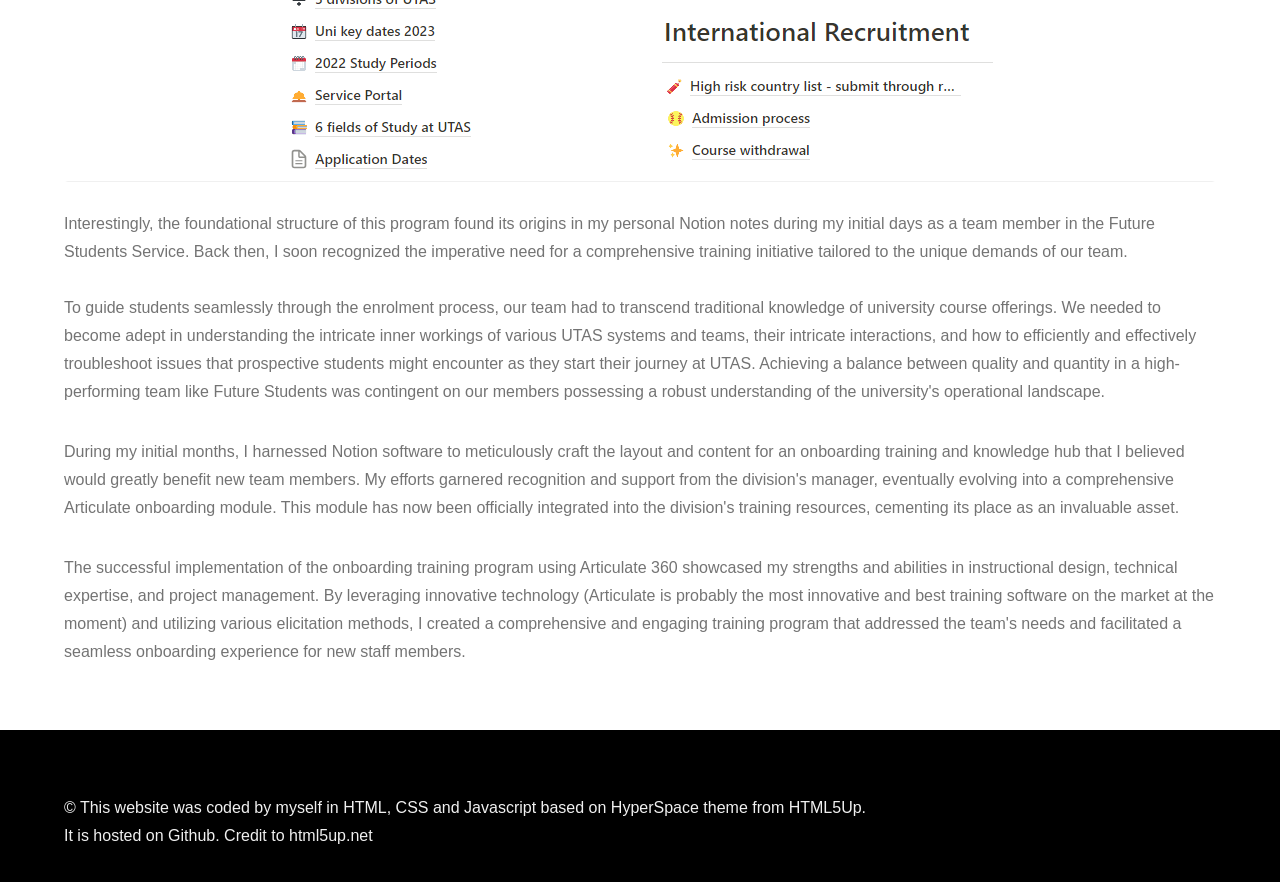
<file: Deliver Systems and Processes trainings.html>
<!DOCTYPE HTML>
<!--
	Hyperspace by HTML5 UP
	html5up.net | @ajlkn
	Free for personal and commercial use under the CCA 3.0 license (html5up.net/license)
-->
<html>
	<head>
		<title>David Truong - Work Portfolio</title>
		<meta charset="utf-8" />
		<meta name="viewport" content="width=device-width, initial-scale=1, user-scalable=no" />
		<link rel="stylesheet" href="assets/css/main.css" />
		<noscript><link rel="stylesheet" href="assets/css/noscript.css" /></noscript>
	</head>
	<body class="is-preload">

		<!-- Header -->
			<header id="header">
				<a href="index.html#Work-Portfolio" class="title">David Truong - Work Portfolio</a>
				<nav>
					<ul>
						<li><a href="index.html#Work-Portfolio">Home</a></li>
					</ul>
				</nav>
			</header>

		<!-- Wrapper -->
			<div id="wrapper">

				<!-- Main -->
					<section id="main" class="wrapper">
						<div class="inner">
							<h1 class="major">Deliver Systems and Processes trainings - Create onboarding material using Articulate 360</h1>
			
							<p>The Future Students Service team regularly interacts with numerous applications and software systems, including the Student Management (SM) system, Service Desk Utility, and application portals for international and domestic students. While training sessions for these systems were previously conducted on an ad-hoc basis, there has consistently been a lack of comprehensive guidelines and instructions for effectively utilizing these software applications to assist with student inquiries.</p>

							<p>One common issue that illustrates this challenge is the integration problem, which has resulted in new students being unable to enroll through the eStudent platform. With my strong technical problem-solving skills, I promptly began to decipher how these software systems interacted with each other and disseminated my understanding to the team via the use of UML flowchart diagram as shown below.</p>

							<p><strong>Instructional flowchart and training - Example of Troubleshooting Integration Issue Flowchart</strong></p>

							<p>Recognizing the need for a comprehensive understanding of the various systems at UTAS, such as how to address integration issues between different UTAS portals, I took a proactive approach to bridge this knowledge gap within our team.</p>

							<p>To achieve this, I spearheaded the creation of a detailed and easy-to-follow flowchart. This visual representation served as a step-by-step troubleshooting guide, outlining the precise actions to be taken at each stage and clearly identifying the appropriate points for escalation. By collaborating with subject matter experts and technical teams, I ensured that the flowchart covered all potential scenarios and provided foolproof solutions to common integration challenges.</p>

							<span class="image" style="display: flex; justify-content: center; align-items: center;">
								<img src="images/Integration IssueTroubleshootingGuide.jpg" alt="" width=90% max-width="100%" /></span>
							<br>
							
							<p>Once the flowchart was meticulously crafted, I initiated a comprehensive training program for my team and extended it to other teams across the division. During these training sessions, I not only presented the flowchart but also conducted interactive workshops, allowing team members to actively engage with the troubleshooting process. By participating in these workshops, my team members gained practical experience in handling integration issues and became more confident in applying the solutions presented in the flowchart.</p>

							<p>The introduction of flowcharts like the above and the accompanying training had a transformative impact on our team's understanding and approach to handling different complex UTAS systems and software. By shifting from an isolated troubleshooting approach to a more cohesive and standardized system, we witnessed a remarkable improvement in our efficiency and problem-solving capabilities. Team members were now equipped with a comprehensive reference tool that guided them through complex integration challenges.</p>

							<p><strong>Onboarding Training Program Using Articulate 360</strong></p>

							<p>As the team leader of the Student Services team, I identified the crucial requirement for a comprehensive and captivating onboarding training program. It became evident that such a program would not only facilitate a seamless transition for new team members but also serve as a valuable training refresher for our current staff. Emphasizing the significance of this initiative, I firmly believe it is the long-term solution to address the most substantial underlying challenge of knowledge retention and enhance our team's understanding and job satisfaction.</p>

							<p>Leveraging my expertise in instructional design and my IT background, I embarked on a project to create an onboarding training program using Articulate 360, specifically Rise 360 and Storyline. The goal was to provide a virtual classroom experience that would equip new staff members with the necessary skills and knowledge to excel in their roles and provide exceptional service to future students.</p>
							
							<span class="image" style="display: flex; justify-content: center; align-items: center;">
								<img src="images/Rise360.png" alt="" max-width="100%" /></span>
							<br>

							<p>During off-peak periods, I dedicated time to building an onboarding training program for the Future Student Services team using Articulate 360. This platform allowed me to create a "classroom" experience that made the onboarding process exciting, memorable, and practical for new staff members. The program was designed based on extensive research of the student lifecycle, identifying the main phases and the corresponding processes that future students go through (Enquiry - Application - Acceptance - Enrolment). Business objectives were incorporated into each stage, ensuring a seamless facilitation of students throughout their journey.</p>

							<p>The development of the onboarding training program involved utilizing various elicitation methods such as interviews, document analysis, simulated environment, requirements workshops, use cases, and scenarios. This enabled me to understand the pain points of both staff members and students as end-users, ensuring that the training addressed their needs effectively. Multiple iterations of the training were tested and refined based on feedback before being officially deployed in September 2023.</p>

							<span class="image" style="display: flex; justify-content: center; align-items: center;">
								<img src="images/ArticulateContent.png" alt="" max-width="100%" /></span>
							<br>

							<p>The implementation of the onboarding training program using Articulate 360 yielded significant results and showcased my strengths and abilities. The program's success can be measured by the following outcomes:</p>

							<ul>
							<li><strong>Engaging Onboarding Experience:</strong> The Articulate 360 training program provided new staff members with an immersive and interactive learning experience. This resulted in faster knowledge acquisition, increased retention, and enhanced practical application of skills.</li>
							
							<li><strong>Seamless Facilitation of Students:</strong> The onboarding training program empowered staff members to effectively facilitate students throughout their journey. The training program equipped staff members with the necessary skills to provide exceptional service and support at every single stage of Future Student Journey at UTAS.</li>
							
							<li><strong>More efficient staff onboarding:</strong> Previously, onboarding used to be a lengthy 3-month process, and new staff members would face a steep learning curve with trial and error. Mistakes were common before they grasped the right processes and systems for facilitating students at UTAS. (I was once in their shoes.) However, after implementing the Articulate 360 onboarding training program, the onboarding time has significantly shortened to less than 1 month. New staff members now have a clear understanding of business objectives at each stage of the student journey and are equipped with the necessary tools and resources to excel in assisting students. Additionally, our current staff utilizes Articulate training to refresh their knowledge on complex systems and work processes. As our team expands its knowledge base, I continue to use Articulate software to build new training modules.</li>
							</ul>

							<span class="image" style="display: flex; justify-content: center; align-items: center;">
								<img src="images/NotionTraining.png" alt="" max-width="100%" /></span>
							<br>

							<p>Interestingly, the foundational structure of this program found its origins in my personal Notion notes during my initial days as a team member in the Future Students Service. Back then, I soon recognized the imperative need for a comprehensive training initiative tailored to the unique demands of our team.
							<br>
							<br>
							To guide students seamlessly through the enrolment process, our team had to transcend traditional knowledge of university course offerings. We needed to become adept in understanding the intricate inner workings of various UTAS systems and teams, their intricate interactions, and how to efficiently and effectively troubleshoot issues that prospective students might encounter as they  start their journey at UTAS. Achieving a balance between quality and quantity in a high-performing team like Future Students was contingent on our members possessing a robust understanding of the university's operational landscape.
							</p>

							<p>During my initial months, I harnessed Notion software to meticulously craft the layout and content for an onboarding training and knowledge hub that I believed would greatly benefit new team members. My efforts garnered recognition and support from the division's manager, eventually evolving into a comprehensive Articulate onboarding module. This module has now been officially integrated into the division's training resources, cementing its place as an invaluable asset.
							</p>

							<p>The successful implementation of the onboarding training program using Articulate 360 showcased my strengths and abilities in instructional design, technical expertise, and project management. By leveraging innovative technology (Articulate is probably the most innovative and best training software on the market at the moment) and utilizing various elicitation methods, I created a comprehensive and engaging training program that addressed the team's needs and facilitated a seamless onboarding experience for new staff members.</p>

						</div>
					</section>

			</div>

		<!-- Footer -->
			<footer id="footer" class="wrapper style1-alt">
				<div class="inner">
						&copy; This website was coded by myself in HTML, CSS and Javascript based on HyperSpace theme from HTML5Up. 
							<br>It is hosted on Github. Credit to html5up.net 

				</div>
			</footer>

		<!-- Scripts -->
			<script src="assets/js/jquery.min.js"></script>
			<script src="assets/js/jquery.scrollex.min.js"></script>
			<script src="assets/js/jquery.scrolly.min.js"></script>
			<script src="assets/js/browser.min.js"></script>
			<script src="assets/js/breakpoints.min.js"></script>
			<script src="assets/js/util.js"></script>
			<script src="assets/js/main.js"></script>

	</body>
</html>
</file>
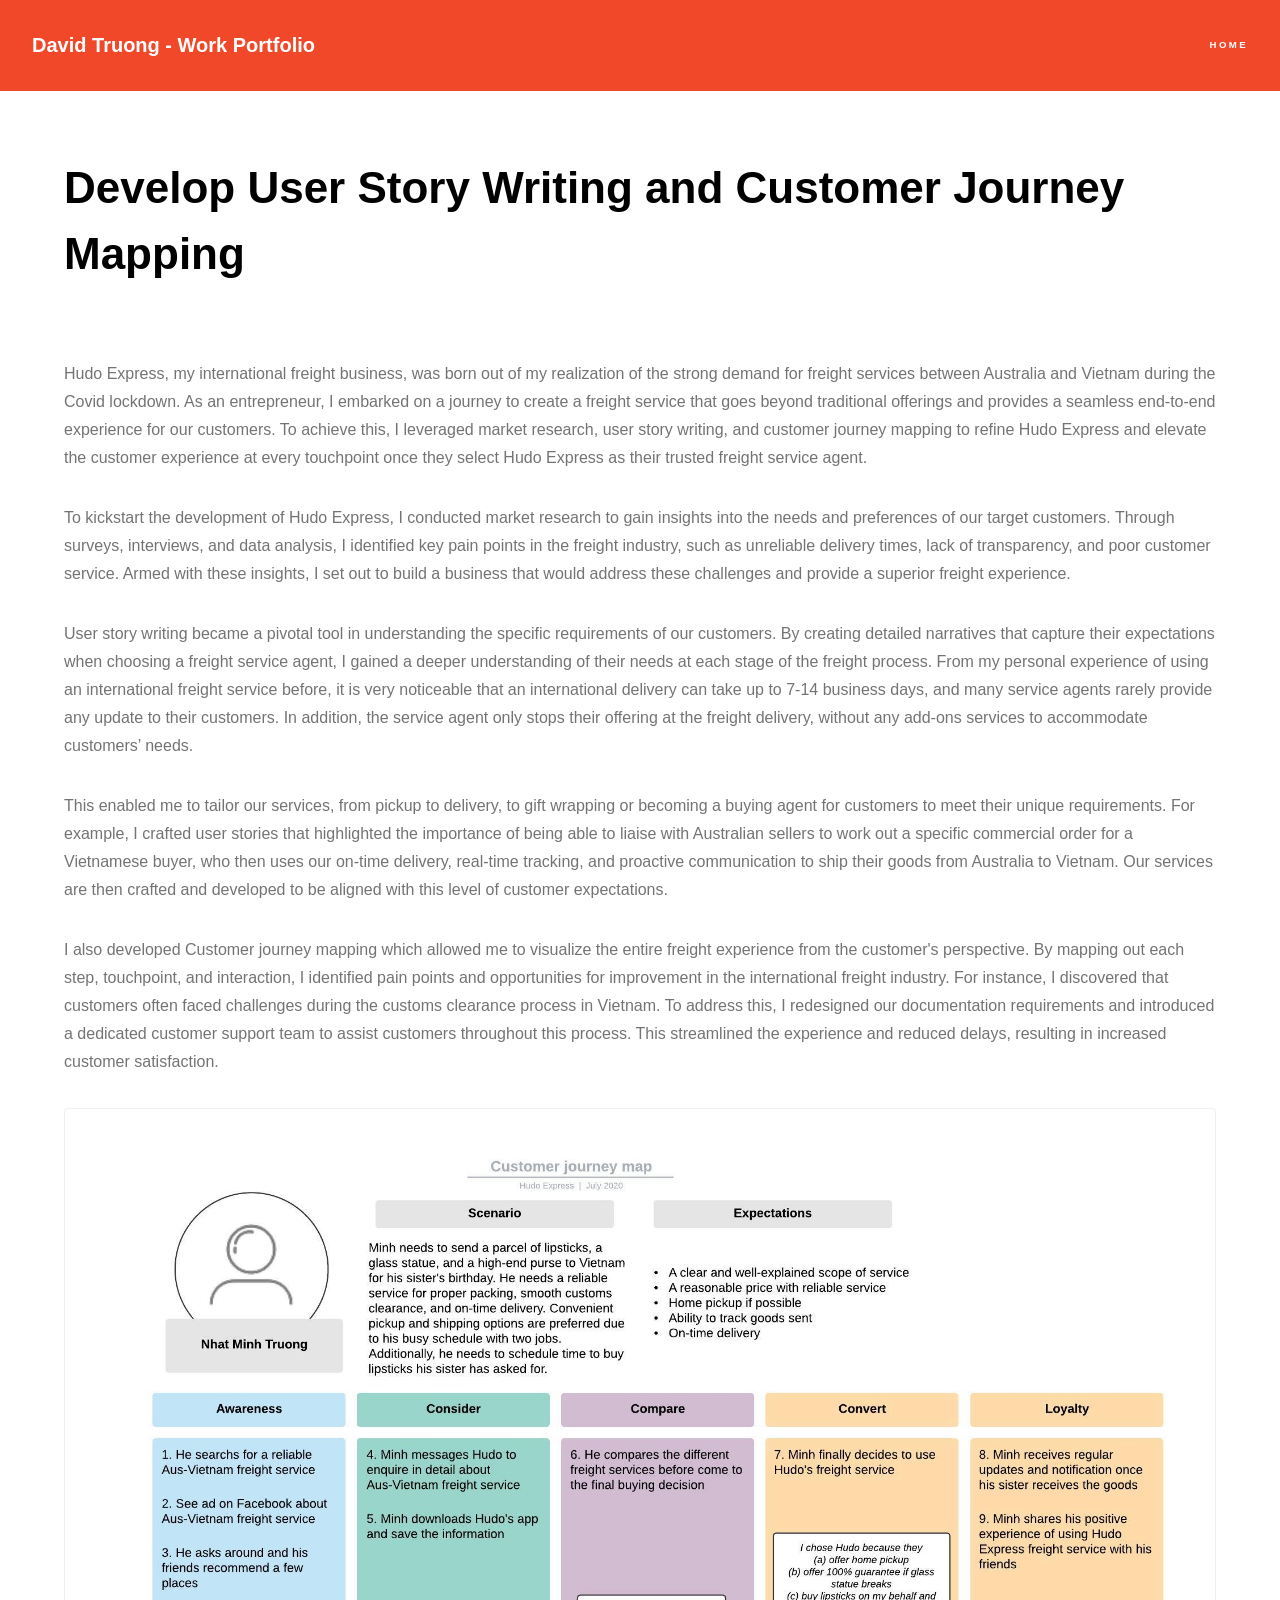
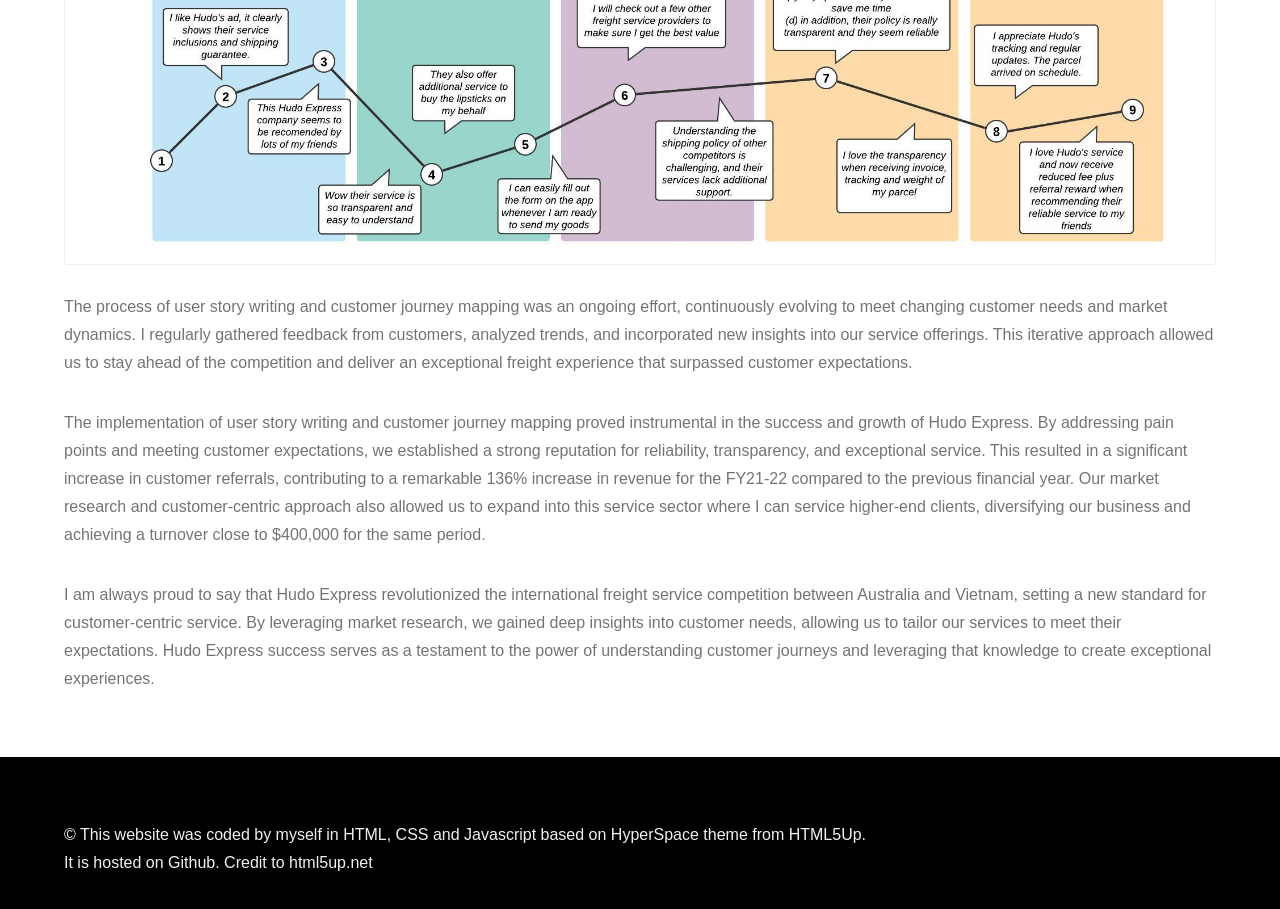
<file: Develop User Story Writing and Customer Journey Mapping.html>
<!DOCTYPE HTML>
<!--
	Hyperspace by HTML5 UP
	html5up.net | @ajlkn
	Free for personal and commercial use under the CCA 3.0 license (html5up.net/license)
-->
<html>
	<head>
		<title>David Truong - Work Portfolio</title>
		<meta charset="utf-8" />
		<meta name="viewport" content="width=device-width, initial-scale=1, user-scalable=no" />
		<link rel="stylesheet" href="assets/css/main.css" />
		<noscript><link rel="stylesheet" href="assets/css/noscript.css" /></noscript>
	</head>
	<body class="is-preload">

		<!-- Header -->
			<header id="header">
				<a href="index.html#Work-Portfolio" class="title">David Truong - Work Portfolio</a>
				<nav>
					<ul>
						<li><a href="index.html#Work-Portfolio">Home</a></li>
					</ul>
				</nav>
			</header>

		<!-- Wrapper -->
			<div id="wrapper">

				<!-- Main -->
					<section id="main" class="wrapper">
						<div class="inner">
							<h1 class="major">Develop User Story Writing and Customer Journey Mapping</h1>
			
							
							<p>Hudo Express, my international freight business, was born out of my realization of the strong demand for freight services between Australia and Vietnam during the Covid lockdown. As an entrepreneur, I embarked on a journey to create a freight service that goes beyond traditional offerings and provides a seamless end-to-end experience for our customers. To achieve this, I leveraged market research, user story writing, and customer journey mapping to refine Hudo Express and elevate the customer experience at every touchpoint once they select Hudo Express as their trusted freight service agent.</p>

							<p>To kickstart the development of Hudo Express, I conducted market research to gain insights into the needs and preferences of our target customers. Through surveys, interviews, and data analysis, I identified key pain points in the freight industry, such as unreliable delivery times, lack of transparency, and poor customer service. Armed with these insights, I set out to build a business that would address these challenges and provide a superior freight experience.</p>

							<p>User story writing became a pivotal tool in understanding the specific requirements of our customers. By creating detailed narratives that capture their expectations when choosing a freight service agent, I gained a deeper understanding of their needs at each stage of the freight process. From my personal experience of using an international freight service before, it is very noticeable that an international delivery can take up to 7-14 business days, and many service agents rarely provide any update to their customers. In addition, the service agent only stops their offering at the freight delivery, without any add-ons services to accommodate customers’ needs.</p>

							<p>This enabled me to tailor our services, from pickup to delivery, to gift wrapping or becoming a buying agent for customers to meet their unique requirements. For example, I crafted user stories that highlighted the importance of being able to liaise with Australian sellers to work out a specific commercial order for a Vietnamese buyer, who then uses our on-time delivery, real-time tracking, and proactive communication to ship their goods from Australia to Vietnam. Our services are then crafted and developed to be aligned with this level of customer expectations.</p>

							<p>I also developed Customer journey mapping which allowed me to visualize the entire freight experience from the customer's perspective. By mapping out each step, touchpoint, and interaction, I identified pain points and opportunities for improvement in the international freight industry. For instance, I discovered that customers often faced challenges during the customs clearance process in Vietnam. To address this, I redesigned our documentation requirements and introduced a dedicated customer support team to assist customers throughout this process. This streamlined the experience and reduced delays, resulting in increased customer satisfaction.</p>

							<span class="image" style="display: flex; justify-content: center; align-items: center;">
								<img src="images/HudoExpressCustomerJourneyMap.jpeg" alt="" width = 95% max-width="100%" /></span>
							<br>

							<p>The process of user story writing and customer journey mapping was an ongoing effort, continuously evolving to meet changing customer needs and market dynamics. I regularly gathered feedback from customers, analyzed trends, and incorporated new insights into our service offerings. This iterative approach allowed us to stay ahead of the competition and deliver an exceptional freight experience that surpassed customer expectations.</p>

							<p>The implementation of user story writing and customer journey mapping proved instrumental in the success and growth of Hudo Express. By addressing pain points and meeting customer expectations, we established a strong reputation for reliability, transparency, and exceptional service. This resulted in a significant increase in customer referrals, contributing to a remarkable 136% increase in revenue for the FY21-22 compared to the previous financial year. Our market research and customer-centric approach also allowed us to expand into this service sector where I can service higher-end clients, diversifying our business and achieving a turnover close to $400,000 for the same period.</p>

							<p>I am always proud to say that Hudo Express revolutionized the international freight service competition between Australia and Vietnam, setting a new standard for customer-centric service. By leveraging market research, we gained deep insights into customer needs, allowing us to tailor our services to meet their expectations. Hudo Express success serves as a testament to the power of understanding customer journeys and leveraging that knowledge to create exceptional experiences.</p>
						</div>
					</section>

			</div>

		<!-- Footer -->
			<footer id="footer" class="wrapper style1-alt">
				<div class="inner">
						&copy; This website was coded by myself in HTML, CSS and Javascript based on HyperSpace theme from HTML5Up. 
							<br>It is hosted on Github. Credit to html5up.net 

				</div>
			</footer>

		<!-- Scripts -->
			<script src="assets/js/jquery.min.js"></script>
			<script src="assets/js/jquery.scrollex.min.js"></script>
			<script src="assets/js/jquery.scrolly.min.js"></script>
			<script src="assets/js/browser.min.js"></script>
			<script src="assets/js/breakpoints.min.js"></script>
			<script src="assets/js/util.js"></script>
			<script src="assets/js/main.js"></script>

	</body>
</html>
</file>
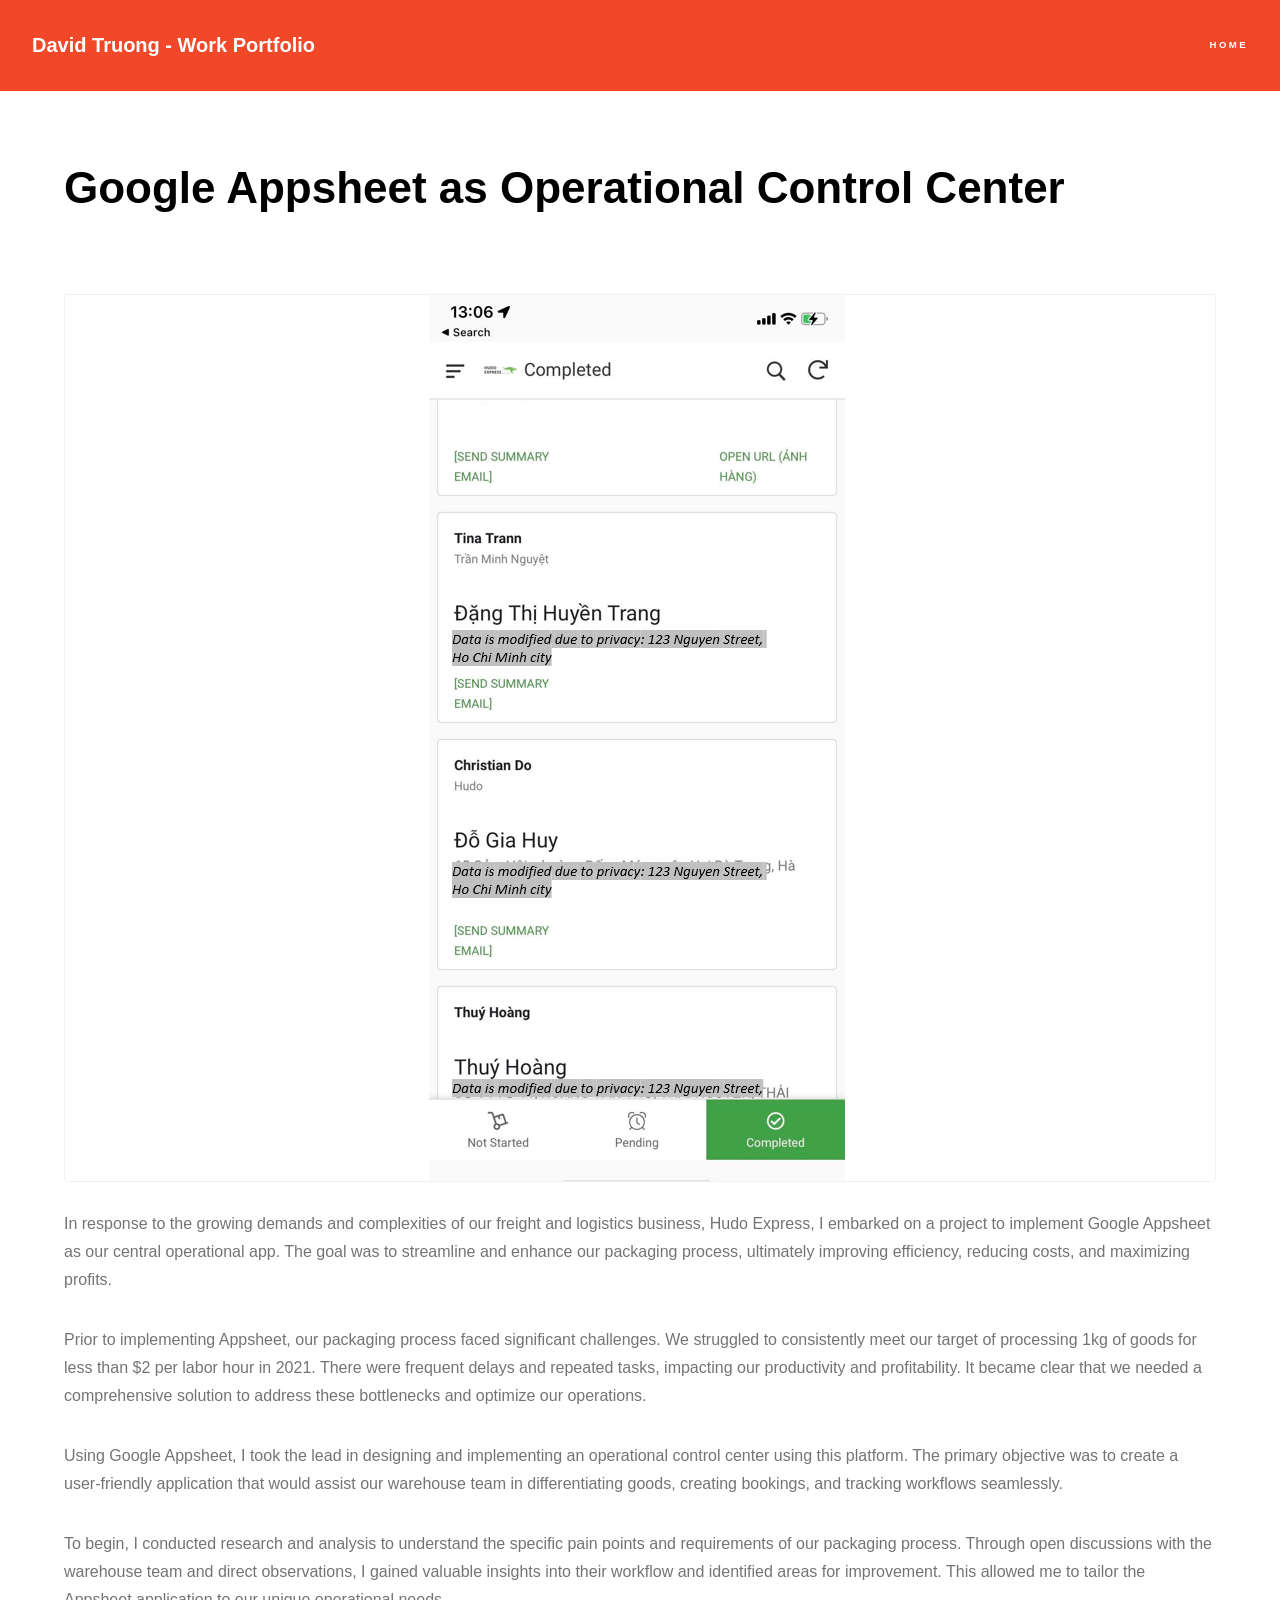
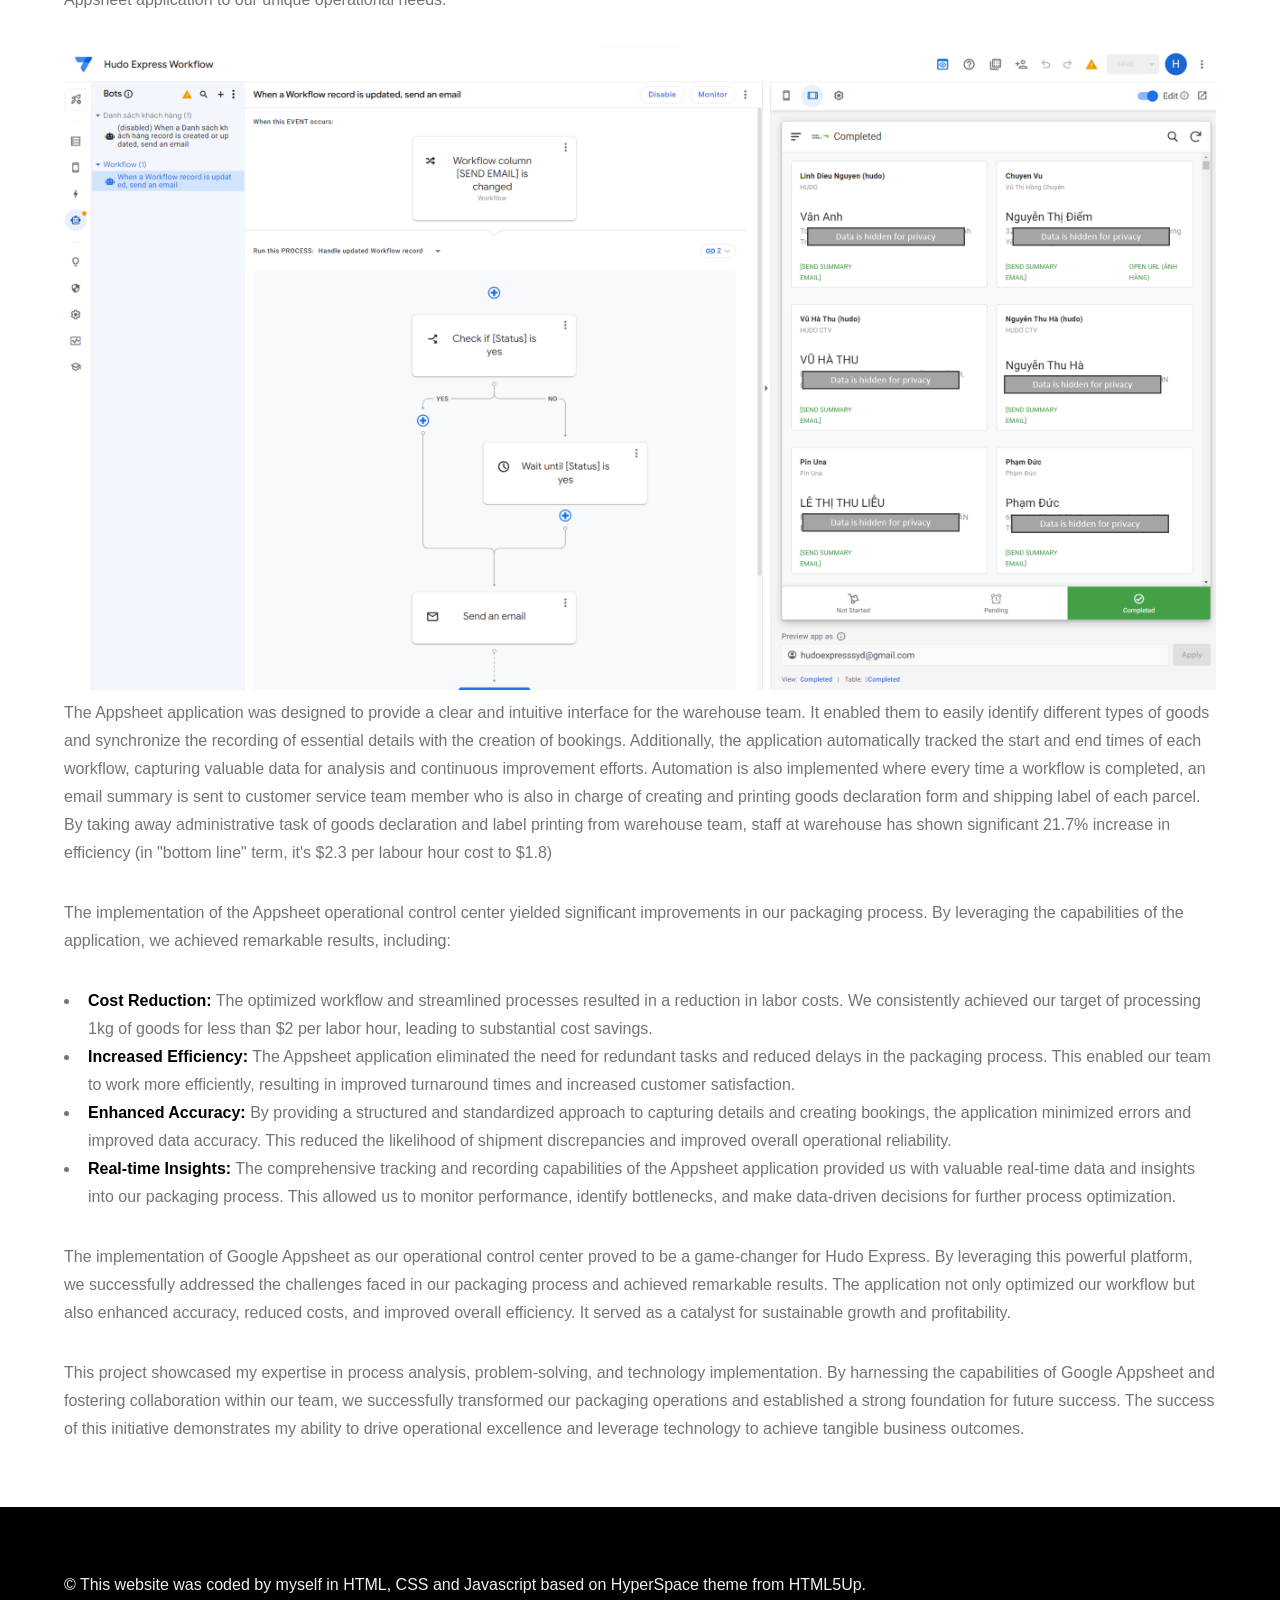
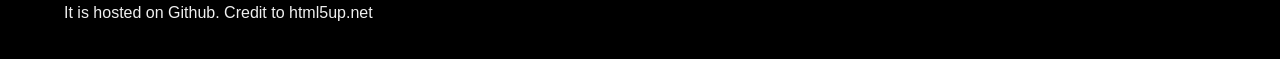
<file: Google Appsheet as Operational Control Center.html>
<!DOCTYPE HTML>
<!--
	Hyperspace by HTML5 UP
	html5up.net | @ajlkn
	Free for personal and commercial use under the CCA 3.0 license (html5up.net/license)
-->
<html>
	<head>
		<title>David Truong - Work Portfolio</title>
		<meta charset="utf-8" />
		<meta name="viewport" content="width=device-width, initial-scale=1, user-scalable=no" />
		<link rel="stylesheet" href="assets/css/main.css" />
		<noscript><link rel="stylesheet" href="assets/css/noscript.css" /></noscript>
	</head>
	<body class="is-preload">

		<!-- Header -->
			<header id="header">
				<a href="index.html#Work-Portfolio" class="title">David Truong - Work Portfolio</a>
				<nav>
					<ul>
						<li><a href="index.html#Work-Portfolio">Home</a></li>
					</ul>
				</nav>
			</header>

		<!-- Wrapper -->
			<div id="wrapper">

				<!-- Main -->
					<section id="main" class="wrapper">
						<div class="inner">
							<h1 class="major">Google Appsheet as Operational Control Center</h1>
							<span class="image" style="display: flex; justify-content: center; align-items: center;">
								<img src="images/GoogleAppsheet.png" alt="" /></span>
							<br>							
						
							<p>In response to the growing demands and complexities of our freight and logistics business, Hudo Express, I embarked on a project to implement Google Appsheet as our central operational app. The goal was to streamline and enhance our packaging process, ultimately improving efficiency, reducing costs, and maximizing profits.</p>

							<p>Prior to implementing Appsheet, our packaging process faced significant challenges. We struggled to consistently meet our target of processing 1kg of goods for less than $2 per labor hour in 2021. There were frequent delays and repeated tasks, impacting our productivity and profitability. It became clear that we needed a comprehensive solution to address these bottlenecks and optimize our operations.</p>

							<p>Using Google Appsheet, I took the lead in designing and implementing an operational control center using this platform. The primary objective was to create a user-friendly application that would assist our warehouse team in differentiating goods, creating bookings, and tracking workflows seamlessly.</p>

							<p>To begin, I conducted research and analysis to understand the specific pain points and requirements of our packaging process. Through open discussions with the warehouse team and direct observations, I gained valuable insights into their workflow and identified areas for improvement. This allowed me to tailor the Appsheet application to our unique operational needs.</p>

							<img src="images/GoogleAppsheet2.png" alt="" width="100%"/></span>

							<p>The Appsheet application was designed to provide a clear and intuitive interface for the warehouse team. It enabled them to easily identify different types of goods and synchronize the recording of essential details with the creation of bookings. Additionally, the application automatically tracked the start and end times of each workflow, capturing valuable data for analysis and continuous improvement efforts. Automation is also implemented where every time a workflow is completed, an email summary is sent to customer service team member who is also in charge of creating and printing goods declaration form and shipping label of each parcel. By taking away administrative task of goods declaration and label printing from warehouse team, staff at warehouse has shown significant 21.7% increase in efficiency (in "bottom line" term, it's $2.3 per labour hour cost to $1.8)</p>

							<p>The implementation of the Appsheet operational control center yielded significant improvements in our packaging process. By leveraging the capabilities of the application, we achieved remarkable results, including:</p>

							<ul>
								<li><strong>Cost Reduction:</strong> The optimized workflow and streamlined processes resulted in a reduction in labor costs. We consistently achieved our target of processing 1kg of goods for less than $2 per labor hour, leading to substantial cost savings.</li>
								
								<li><strong>Increased Efficiency:</strong> The Appsheet application eliminated the need for redundant tasks and reduced delays in the packaging process. This enabled our team to work more efficiently, resulting in improved turnaround times and increased customer satisfaction.</li>
								
								<li><strong>Enhanced Accuracy:</strong> By providing a structured and standardized approach to capturing details and creating bookings, the application minimized errors and improved data accuracy. This reduced the likelihood of shipment discrepancies and improved overall operational reliability.</li>
								
								<li><strong>Real-time Insights:</strong> The comprehensive tracking and recording capabilities of the Appsheet application provided us with valuable real-time data and insights into our packaging process. This allowed us to monitor performance, identify bottlenecks, and make data-driven decisions for further process optimization.</li>
							  </ul>
							
							<p>The implementation of Google Appsheet as our operational control center proved to be a game-changer for Hudo Express. By leveraging this powerful platform, we successfully addressed the challenges faced in our packaging process and achieved remarkable results. The application not only optimized our workflow but also enhanced accuracy, reduced costs, and improved overall efficiency. It served as a catalyst for sustainable growth and profitability.</p>

							<p>This project showcased my expertise in process analysis, problem-solving, and technology implementation. By harnessing the capabilities of Google Appsheet and fostering collaboration within our team, we successfully transformed our packaging operations and established a strong foundation for future success. The success of this initiative demonstrates my ability to drive operational excellence and leverage technology to achieve tangible business outcomes.</p>
							  

						</div>
					</section>

			</div>

		<!-- Footer -->
			<footer id="footer" class="wrapper style1-alt">
				<div class="inner">
						&copy; This website was coded by myself in HTML, CSS and Javascript based on HyperSpace theme from HTML5Up. 
							<br>It is hosted on Github. Credit to html5up.net 

				</div>
			</footer>

		<!-- Scripts -->
			<script src="assets/js/jquery.min.js"></script>
			<script src="assets/js/jquery.scrollex.min.js"></script>
			<script src="assets/js/jquery.scrolly.min.js"></script>
			<script src="assets/js/browser.min.js"></script>
			<script src="assets/js/breakpoints.min.js"></script>
			<script src="assets/js/util.js"></script>
			<script src="assets/js/main.js"></script>

	</body>
</html>
</file>
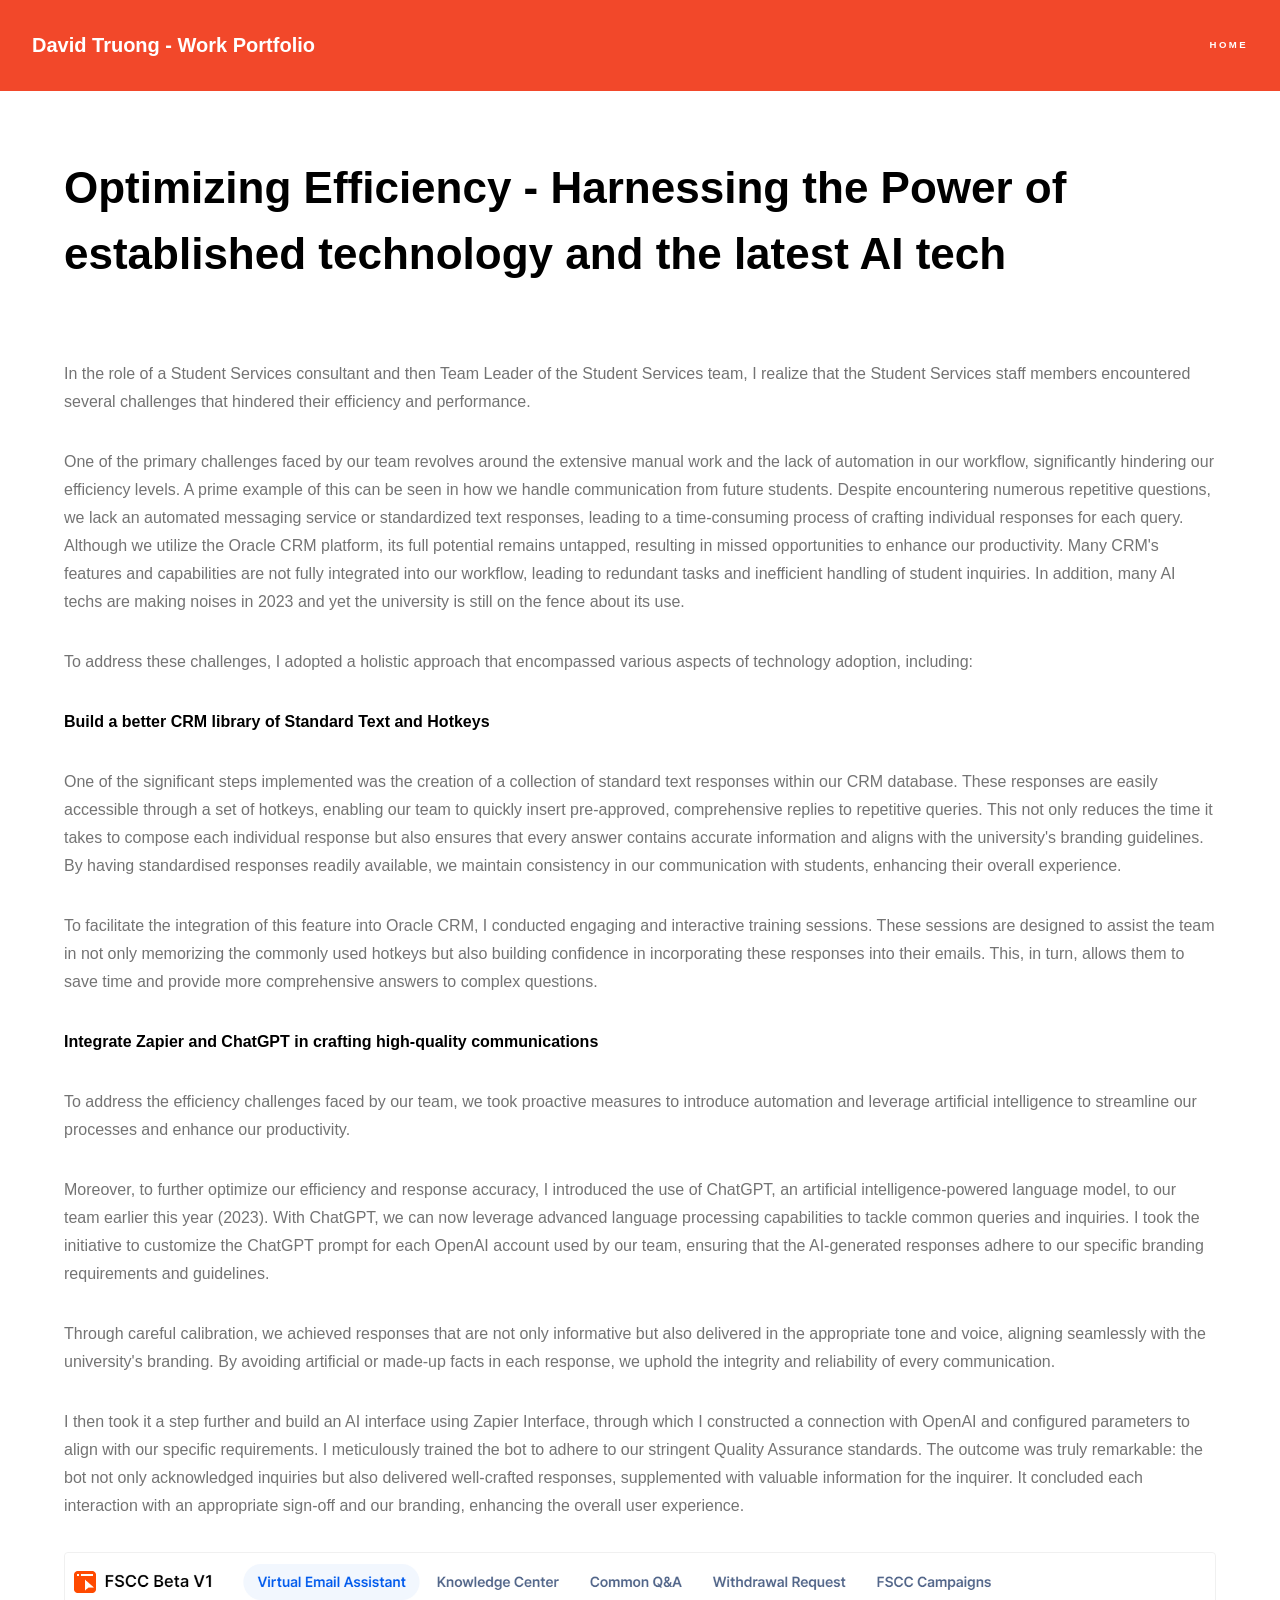
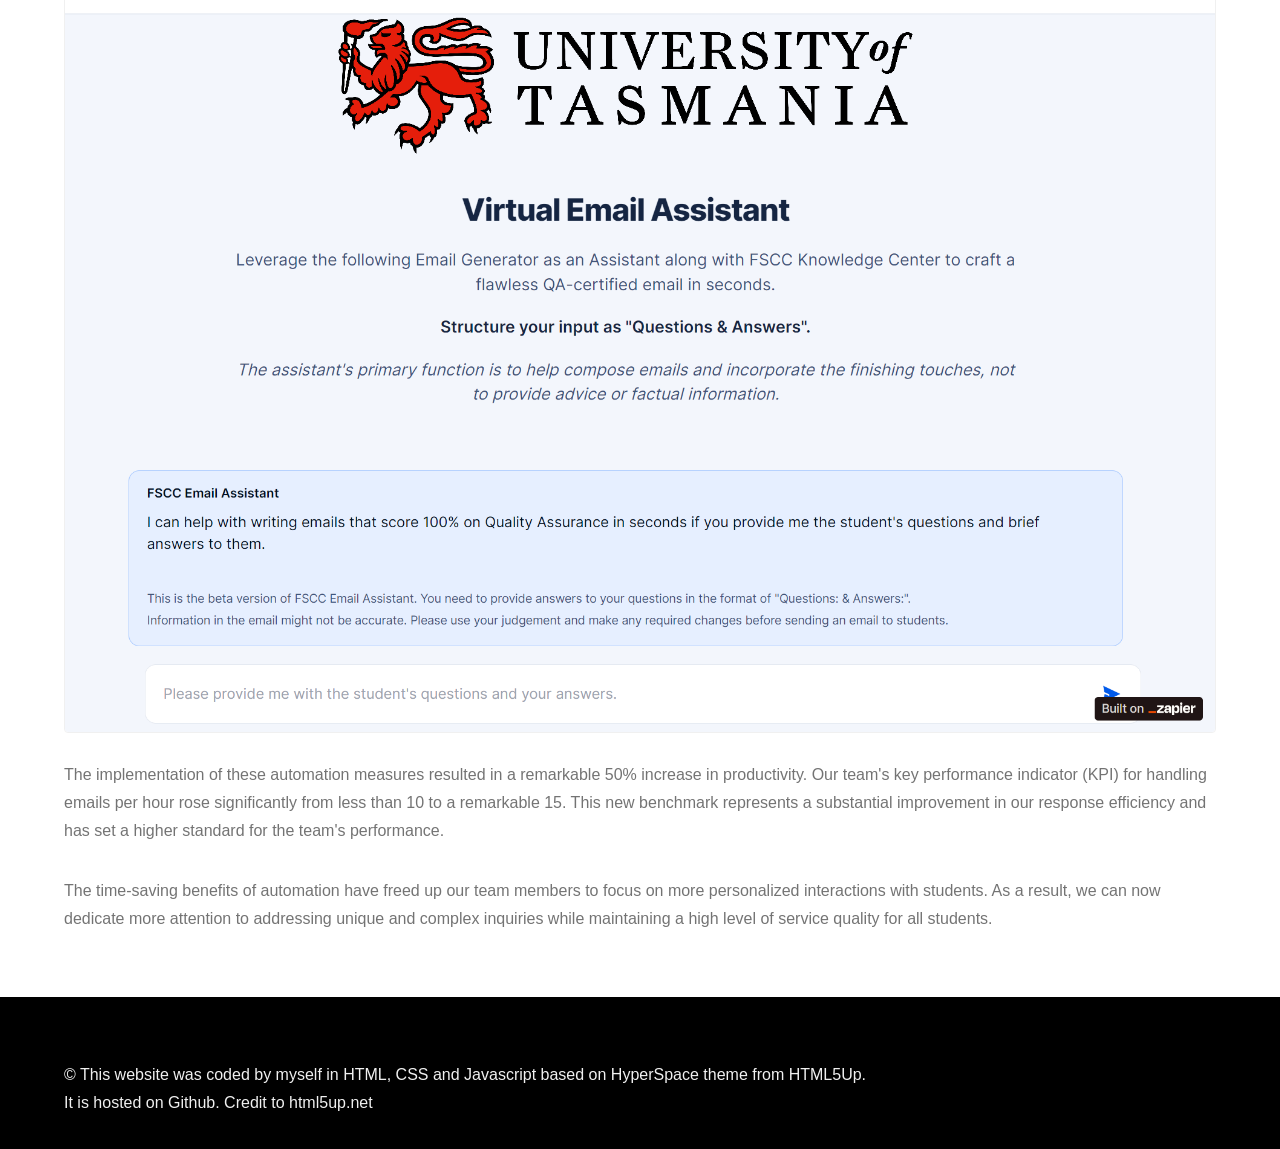
<file: Optimizing Efficiency Harnessing the Power of established technology and the latest AI tech.html>
<!DOCTYPE HTML>
<!--
	Hyperspace by HTML5 UP
	html5up.net | @ajlkn
	Free for personal and commercial use under the CCA 3.0 license (html5up.net/license)
-->
<html>
	<head>
		<title>David Truong - Work Portfolio</title>
		<meta charset="utf-8" />
		<meta name="viewport" content="width=device-width, initial-scale=1, user-scalable=no" />
		<link rel="stylesheet" href="assets/css/main.css" />
		<noscript><link rel="stylesheet" href="assets/css/noscript.css" /></noscript>
	</head>
	<body class="is-preload">

		<!-- Header -->
			<header id="header">
				<a href="index.html#Work-Portfolio" class="title">David Truong - Work Portfolio</a>
				<nav>
					<ul>
						<li><a href="index.html#Work-Portfolio">Home</a></li>
					</ul>
				</nav>
			</header>

		<!-- Wrapper -->
			<div id="wrapper">

				<!-- Main -->
					<section id="main" class="wrapper">
						<div class="inner">
							<h1 class="major">Optimizing Efficiency - Harnessing the Power of established technology and the latest AI tech
							</h1>
			
							<p>In the role of a Student Services consultant and then Team Leader of the Student Services team, I realize that the Student Services staff members encountered several challenges that hindered their efficiency and performance. 
							</p>
							
							<p>
							One of the primary challenges faced by our team revolves around the extensive manual work and the lack of automation in our workflow, significantly hindering our efficiency levels. A prime example of this can be seen in how we handle communication from future students. Despite encountering numerous repetitive questions, we lack an automated messaging service or standardized text responses, leading to a time-consuming process of crafting individual responses for each query. Although we utilize the Oracle CRM platform, its full potential remains untapped, resulting in missed opportunities to enhance our productivity. Many CRM's features and capabilities are not fully integrated into our workflow, leading to redundant tasks and inefficient handling of student inquiries. In addition, many AI techs are making noises in 2023 and yet the university is still on the fence about its use. 
							</p>
								
							<p>
							To address these challenges, I adopted a holistic approach that encompassed various aspects of technology adoption, including: 
								</p>

							<p><strong>Build a better CRM library of Standard Text and Hotkeys</strong></p>
							<p>One of the significant steps implemented was the creation of a collection of standard text responses within our CRM database. These responses are easily accessible through a set of hotkeys, enabling our team to quickly insert pre-approved, comprehensive replies to repetitive queries. This not only reduces the time it takes to compose each individual response but also ensures that every answer contains accurate information and aligns with the university's branding guidelines. By having standardised responses readily available, we maintain consistency in our communication with students, enhancing their overall experience.</p>
							<p>To facilitate the integration of this feature into Oracle CRM, I conducted engaging and interactive training sessions. These sessions are designed to assist the team in not only memorizing the commonly used hotkeys but also building confidence in incorporating these responses into their emails. This, in turn, allows them to save time and provide more comprehensive answers to complex questions.</p>

							<p><strong>Integrate Zapier and ChatGPT in crafting high-quality communications</strong></p>
							<p>To address the efficiency challenges faced by our team, we took proactive measures to introduce automation and leverage artificial intelligence to streamline our processes and enhance our productivity.</p>
							<p>Moreover, to further optimize our efficiency and response accuracy, I introduced the use of ChatGPT, an artificial intelligence-powered language model, to our team earlier this year (2023). With ChatGPT, we can now leverage advanced language processing capabilities to tackle common queries and inquiries. I took the initiative to customize the ChatGPT prompt for each OpenAI account used by our team, ensuring that the AI-generated responses adhere to our specific branding requirements and guidelines.</p>
							<p>Through careful calibration, we achieved responses that are not only informative but also delivered in the appropriate tone and voice, aligning seamlessly with the university's branding. By avoiding artificial or made-up facts in each response, we uphold the integrity and reliability of every communication.</p>
							<p>I then took it a step further and build an AI interface using Zapier Interface, through which I constructed a connection with OpenAI and configured parameters to align with our specific requirements. I meticulously trained the bot to adhere to our stringent Quality Assurance standards. The outcome was truly remarkable: the bot not only acknowledged inquiries but also delivered well-crafted responses, supplemented with valuable information for the inquirer. It concluded each interaction with an appropriate sign-off and our branding, enhancing the overall user experience.</p>

							<span class="image" style="display: flex; justify-content: center; align-items: center;">
								<img src="images/Zapier-AI-Interface.png" alt="" width=100% max-width="100%" /></span>
							<br>

							<p>The implementation of these automation measures resulted in a remarkable 50% increase in productivity. Our team's key performance indicator (KPI) for handling emails per hour rose significantly from less than 10 to a remarkable 15. This new benchmark represents a substantial improvement in our response efficiency and has set a higher standard for the team's performance.</p>
							<p>The time-saving benefits of automation have freed up our team members to focus on more personalized interactions with students. As a result, we can now dedicate more attention to addressing unique and complex inquiries while maintaining a high level of service quality for all students.</p>

						</div>
					</section>

			</div>

		<!-- Footer -->
			<footer id="footer" class="wrapper style1-alt">
				<div class="inner">
						&copy; This website was coded by myself in HTML, CSS and Javascript based on HyperSpace theme from HTML5Up. 
							<br>It is hosted on Github. Credit to html5up.net 

				</div>
			</footer>

		<!-- Scripts -->
			<script src="assets/js/jquery.min.js"></script>
			<script src="assets/js/jquery.scrollex.min.js"></script>
			<script src="assets/js/jquery.scrolly.min.js"></script>
			<script src="assets/js/browser.min.js"></script>
			<script src="assets/js/breakpoints.min.js"></script>
			<script src="assets/js/util.js"></script>
			<script src="assets/js/main.js"></script>

	</body>
</html>
</file>
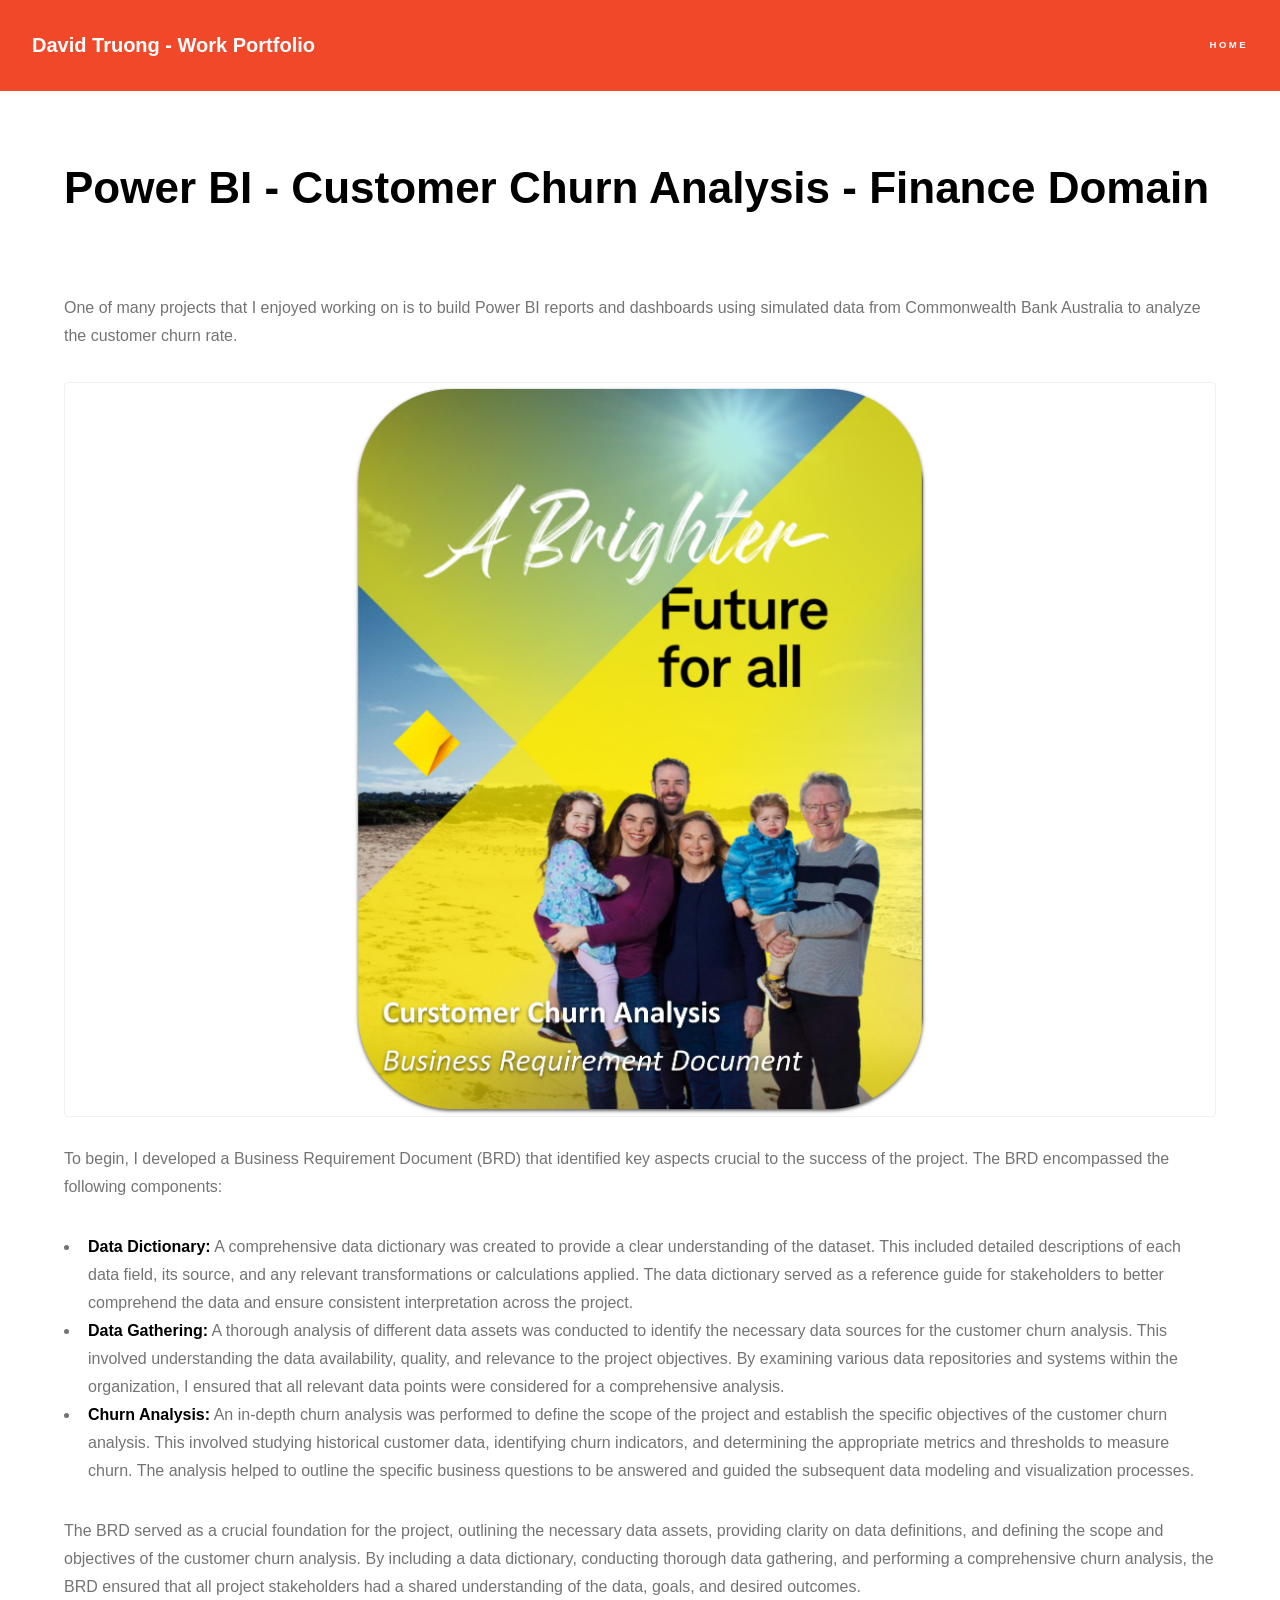
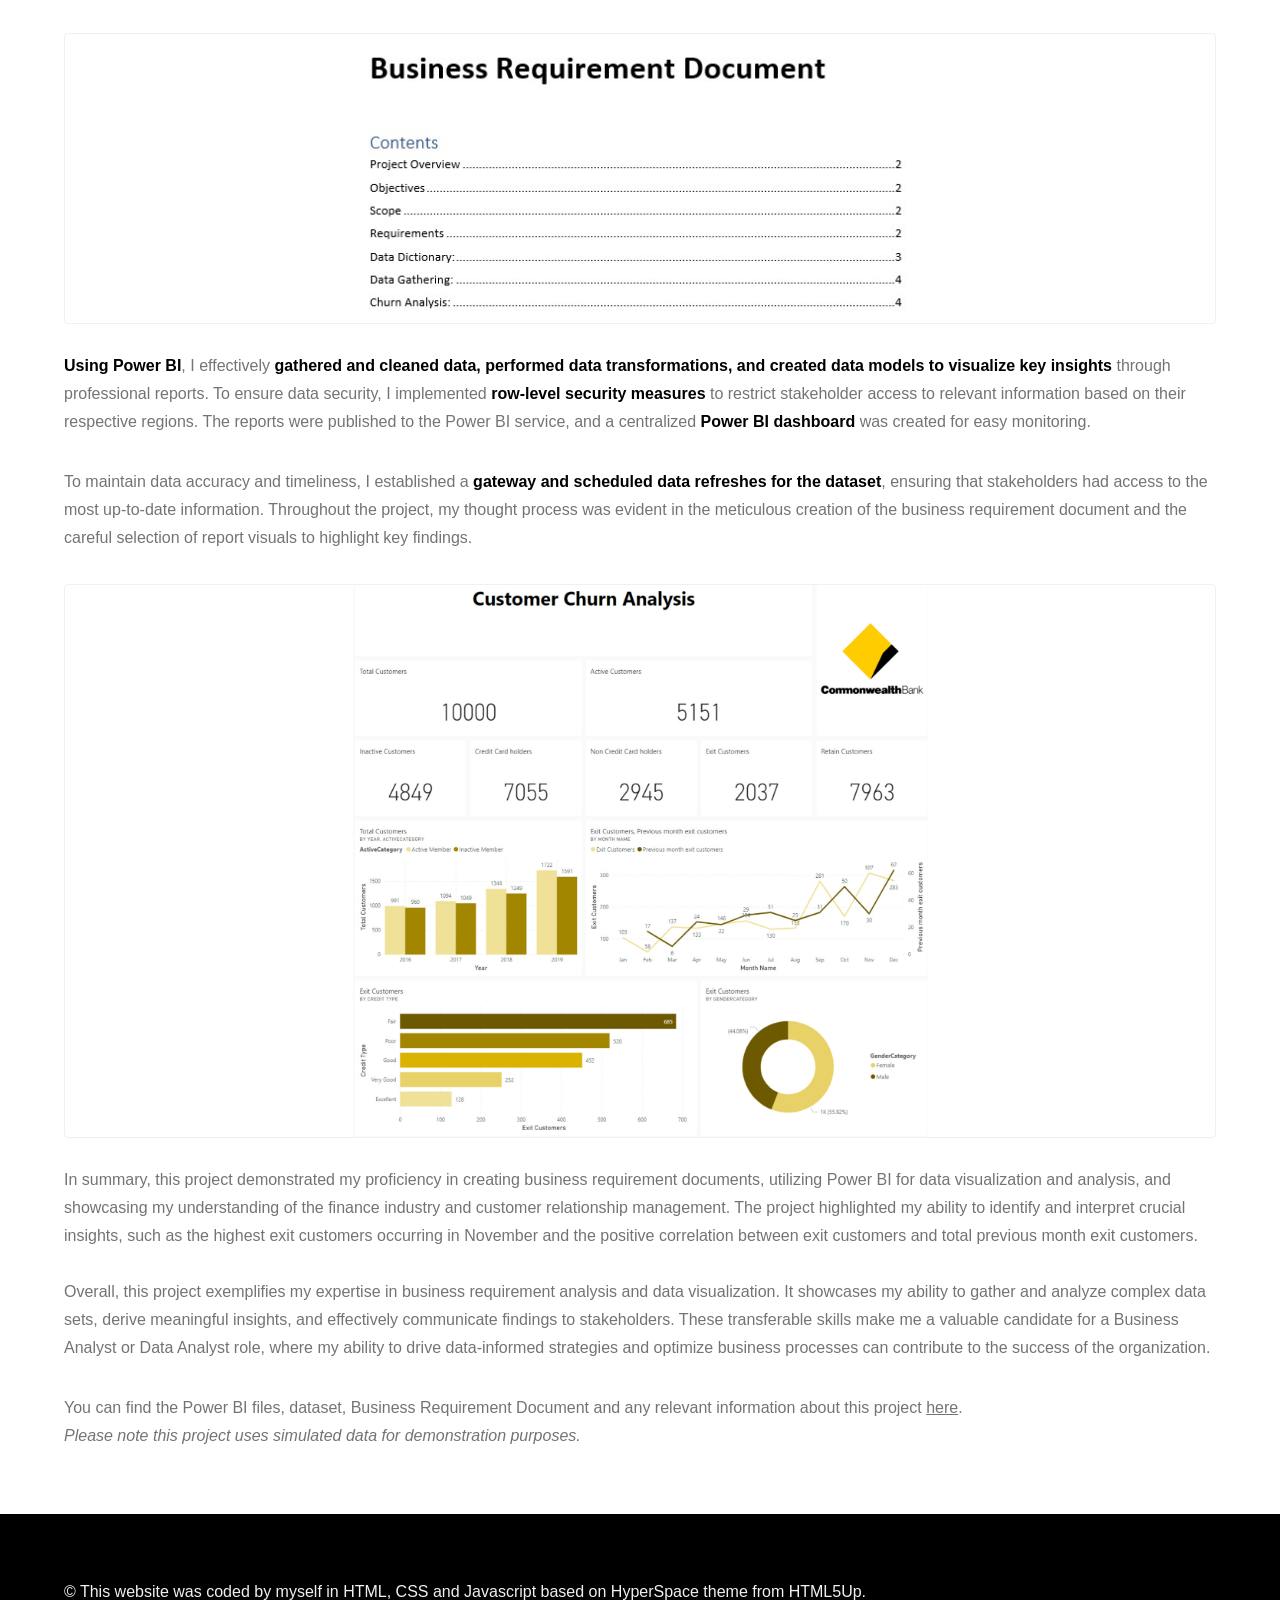
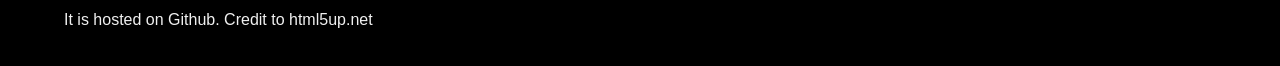
<file: Power BI - Customer Churn Analysis - Finance Domain .html>
<!DOCTYPE HTML>
<!--
	Hyperspace by HTML5 UP
	html5up.net | @ajlkn
	Free for personal and commercial use under the CCA 3.0 license (html5up.net/license)
-->
<html>
	<head>
		<title>David Truong - Work Portfolio</title>
		<meta charset="utf-8" />
		<meta name="viewport" content="width=device-width, initial-scale=1, user-scalable=no" />
		<link rel="stylesheet" href="assets/css/main.css" />
		<noscript><link rel="stylesheet" href="assets/css/noscript.css" /></noscript>
	</head>
	<body class="is-preload">

		<!-- Header -->
			<header id="header">
				<a href="index.html#Work-Portfolio" class="title">David Truong - Work Portfolio</a>
				<nav>
					<ul>
						<li><a href="index.html#Work-Portfolio">Home</a></li>
					</ul>
				</nav>
			</header>

		<!-- Wrapper -->
			<div id="wrapper">

				<!-- Main -->
					<section id="main" class="wrapper">
						<div class="inner">
							<h1 class="major">Power BI - Customer Churn Analysis - Finance Domain</h1>

							<p>One of many projects that I enjoyed working on is to build Power BI reports and dashboards using simulated data from Commonwealth Bank Australia to analyze the customer churn rate.</p>
							
							<span class="image" style="display: flex; justify-content: center; align-items: center;">
								<img src="images/BRD Cover Page.jpg" alt="" style="max-width: 50%; max-height: 50%;" /></span>
							<br>
							<p>
								To begin, I developed a  Business Requirement Document (BRD) that identified key aspects crucial to the success of the project. The BRD encompassed the following components:
								</p>

								<ul>
									<li>
									  <strong>Data Dictionary:</strong> A comprehensive data dictionary was created to provide a clear understanding of the dataset. This included detailed descriptions of each data field, its source, and any relevant transformations or calculations applied. The data dictionary served as a reference guide for stakeholders to better comprehend the data and ensure consistent interpretation across the project.
									</li>
									<li>
									  <strong>Data Gathering:</strong> A thorough analysis of different data assets was conducted to identify the necessary data sources for the customer churn analysis. This involved understanding the data availability, quality, and relevance to the project objectives. By examining various data repositories and systems within the organization, I ensured that all relevant data points were considered for a comprehensive analysis.
									</li>
									<li>
									  <strong>Churn Analysis:</strong> An in-depth churn analysis was performed to define the scope of the project and establish the specific objectives of the customer churn analysis. This involved studying historical customer data, identifying churn indicators, and determining the appropriate metrics and thresholds to measure churn. The analysis helped to outline the specific business questions to be answered and guided the subsequent data modeling and visualization processes.
									</li>
								  </ul>
								
							<p>
								The BRD served as a crucial foundation for the project, outlining the necessary data assets, providing clarity on data definitions, and defining the scope and objectives of the customer churn analysis. By including a data dictionary, conducting thorough data gathering, and performing a comprehensive churn analysis, the BRD ensured that all project stakeholders had a shared understanding of the data, goals, and desired outcomes.
								</p>

							<span class="image" style="display: flex; justify-content: center; align-items: center;">
								<img src="images/BRD Table of content.jpg" alt="" style="max-width: 50%; max-height: 50%;" /></span>
							<br>

							<p>
								<strong>Using Power BI</strong>, I effectively <strong>gathered and cleaned data, performed data transformations, and created data models to visualize key insights</strong> through professional reports. To ensure data security, I implemented <strong>row-level security measures</strong> to restrict stakeholder access to relevant information based on their respective regions. The reports were published to the Power BI service, and a centralized <strong>Power BI dashboard</strong> was created for easy monitoring.
							  </p>
							  
							<p>
								To maintain data accuracy and timeliness, I established a <strong>gateway and scheduled data refreshes for the dataset</strong>, ensuring that stakeholders had access to the most up-to-date information. Throughout the project, my thought process was evident in the meticulous creation of the business requirement document and the careful selection of report visuals to highlight key findings.
							</p>							  
							  
							<span class="image" style="display: flex; justify-content: center; align-items: center;">
								<img src="images/Power BI - Customer Churn Analysis - Finance Domain.jpg" alt="" style="max-width: 50%; max-height: 50%;" /></span>
							<br>							  
							  
							<p>
								In summary, this project demonstrated my proficiency in creating business requirement documents, utilizing Power BI for data visualization and analysis, and showcasing my understanding of the finance industry and customer relationship management. The project highlighted my ability to identify and interpret crucial insights, such as the highest exit customers occurring in November and the positive correlation between exit customers and total previous month exit customers.
								<br>
								<br>
								Overall, this project exemplifies my expertise in business requirement analysis and data visualization. It showcases my ability to gather and analyze complex data sets, derive meaningful insights, and effectively communicate findings to stakeholders. These transferable skills make me a valuable candidate for a Business Analyst or Data Analyst role, where my ability to drive data-informed strategies and optimize business processes can contribute to the success of the organization.
							</p>
							  
							<p>
								You can find the Power BI files, dataset, Business Requirement Document and any relevant information about this project <u><a href="https://1drv.ms/f/s!AkdCdeZlUI0jqh5zi-52h3d8FXwy?e=OYLbWm" target="_blank">here</a></u>.
								<br><i>Please note this project uses simulated data for demonstration purposes.</i>
							</p>	
						</div>
					</section>

			</div>

		<!-- Footer -->
			<footer id="footer" class="wrapper style1-alt">
				<div class="inner">
						&copy; This website was coded by myself in HTML, CSS and Javascript based on HyperSpace theme from HTML5Up. 
							<br>It is hosted on Github. Credit to html5up.net 

				</div>
			</footer>

		<!-- Scripts -->
			<script src="assets/js/jquery.min.js"></script>
			<script src="assets/js/jquery.scrollex.min.js"></script>
			<script src="assets/js/jquery.scrolly.min.js"></script>
			<script src="assets/js/browser.min.js"></script>
			<script src="assets/js/breakpoints.min.js"></script>
			<script src="assets/js/util.js"></script>
			<script src="assets/js/main.js"></script>

	</body>
</html>
</file>
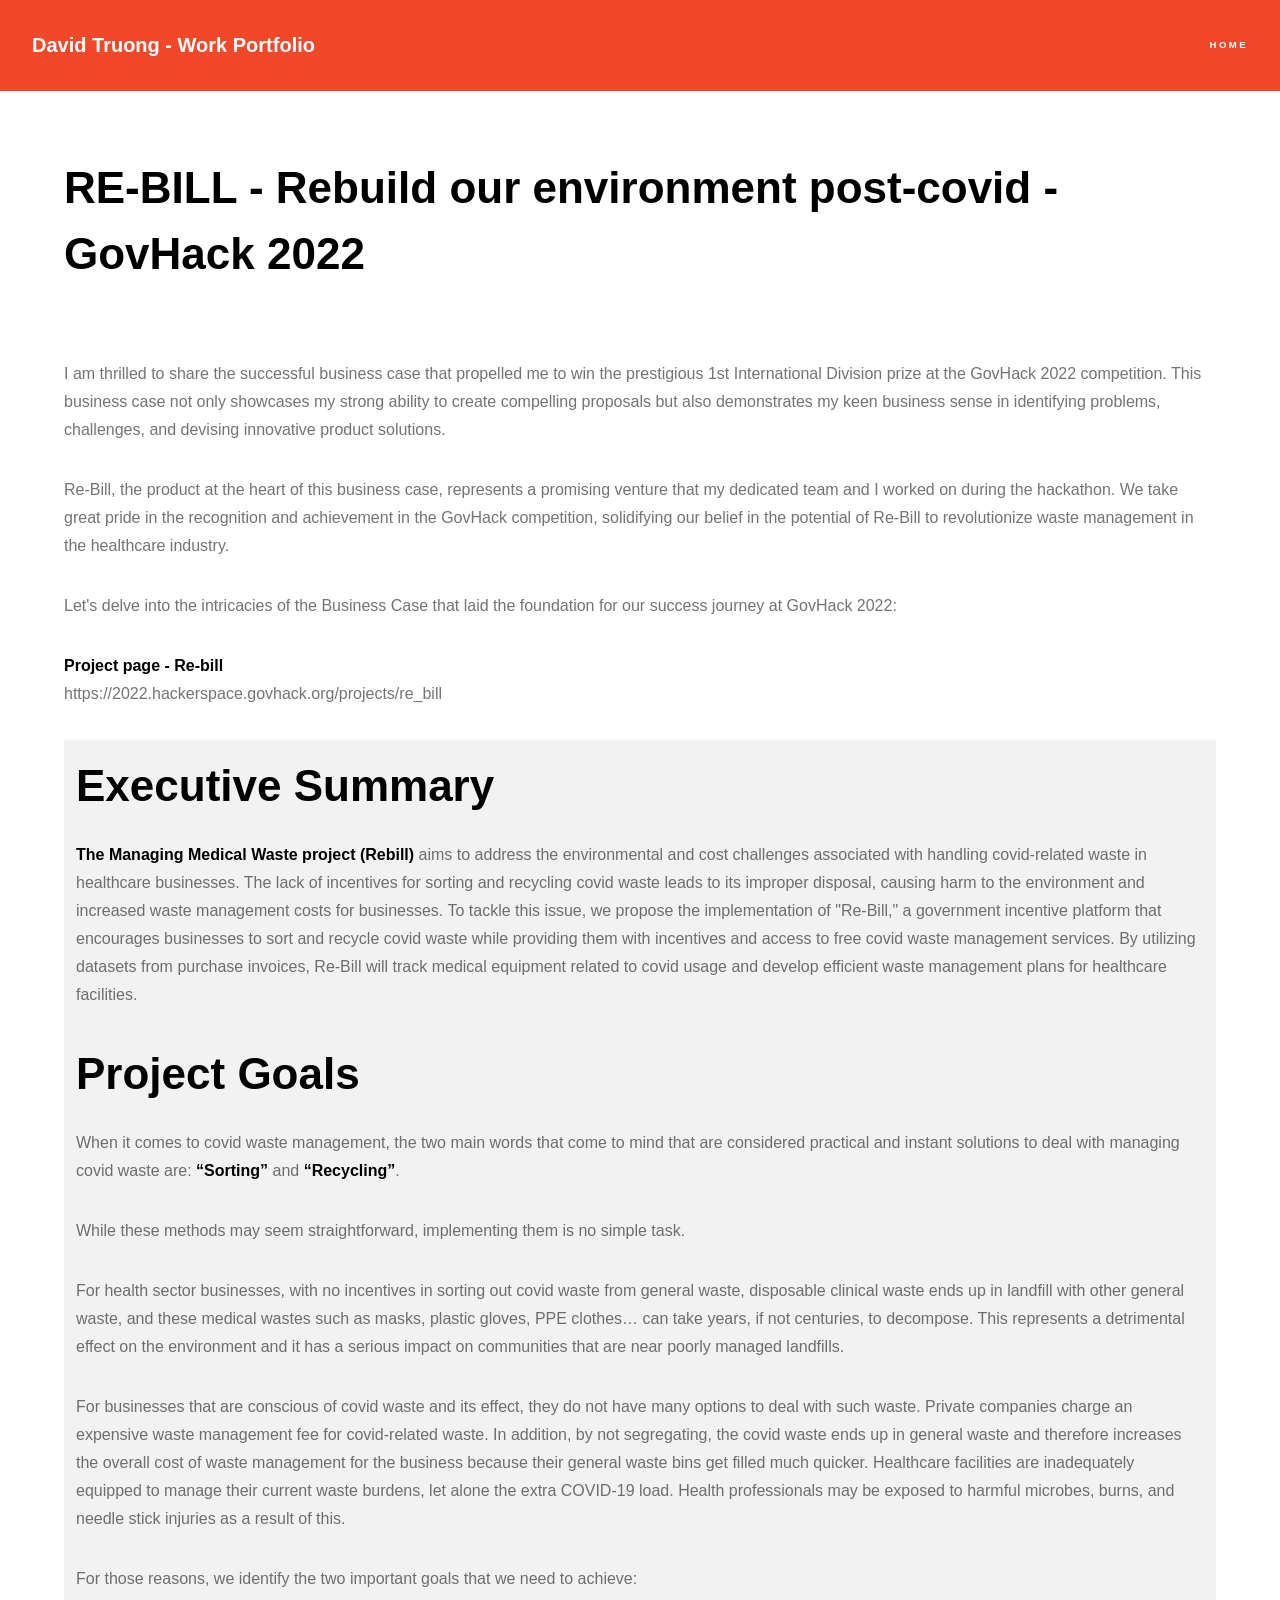
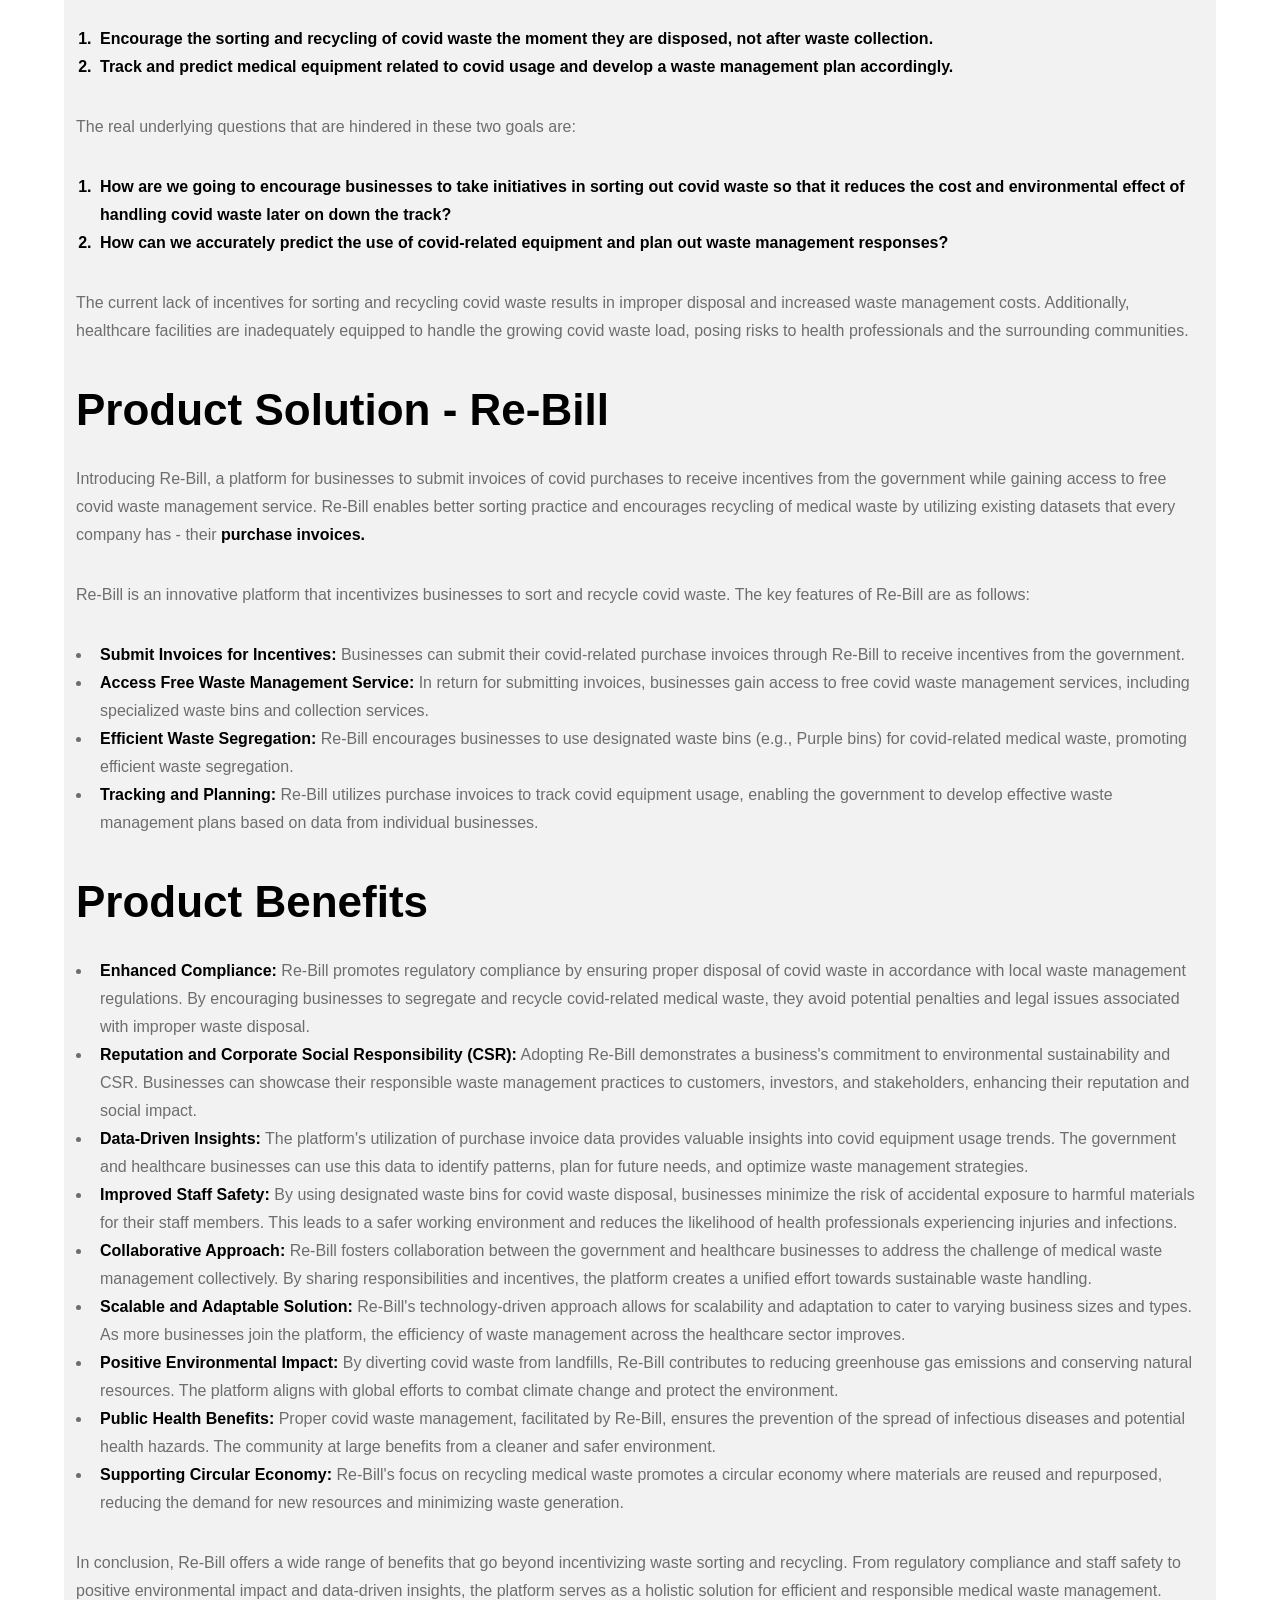
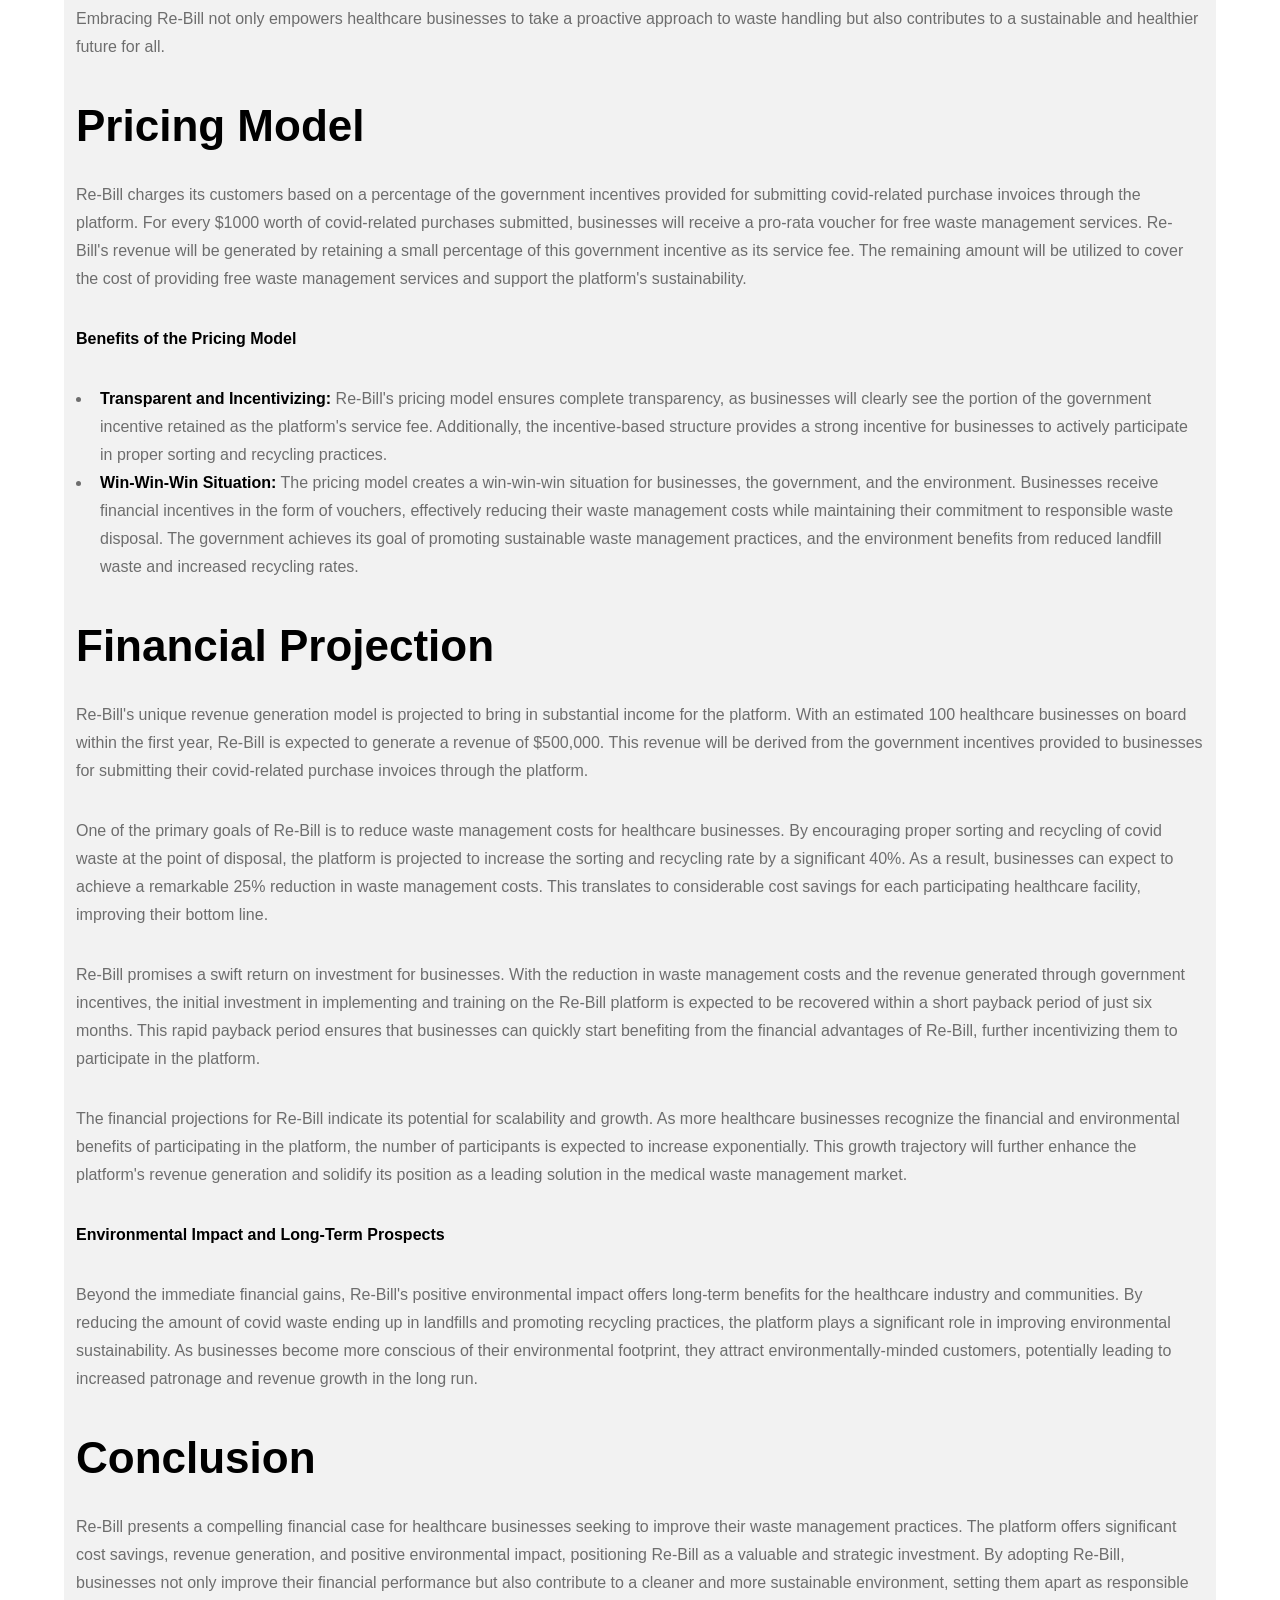
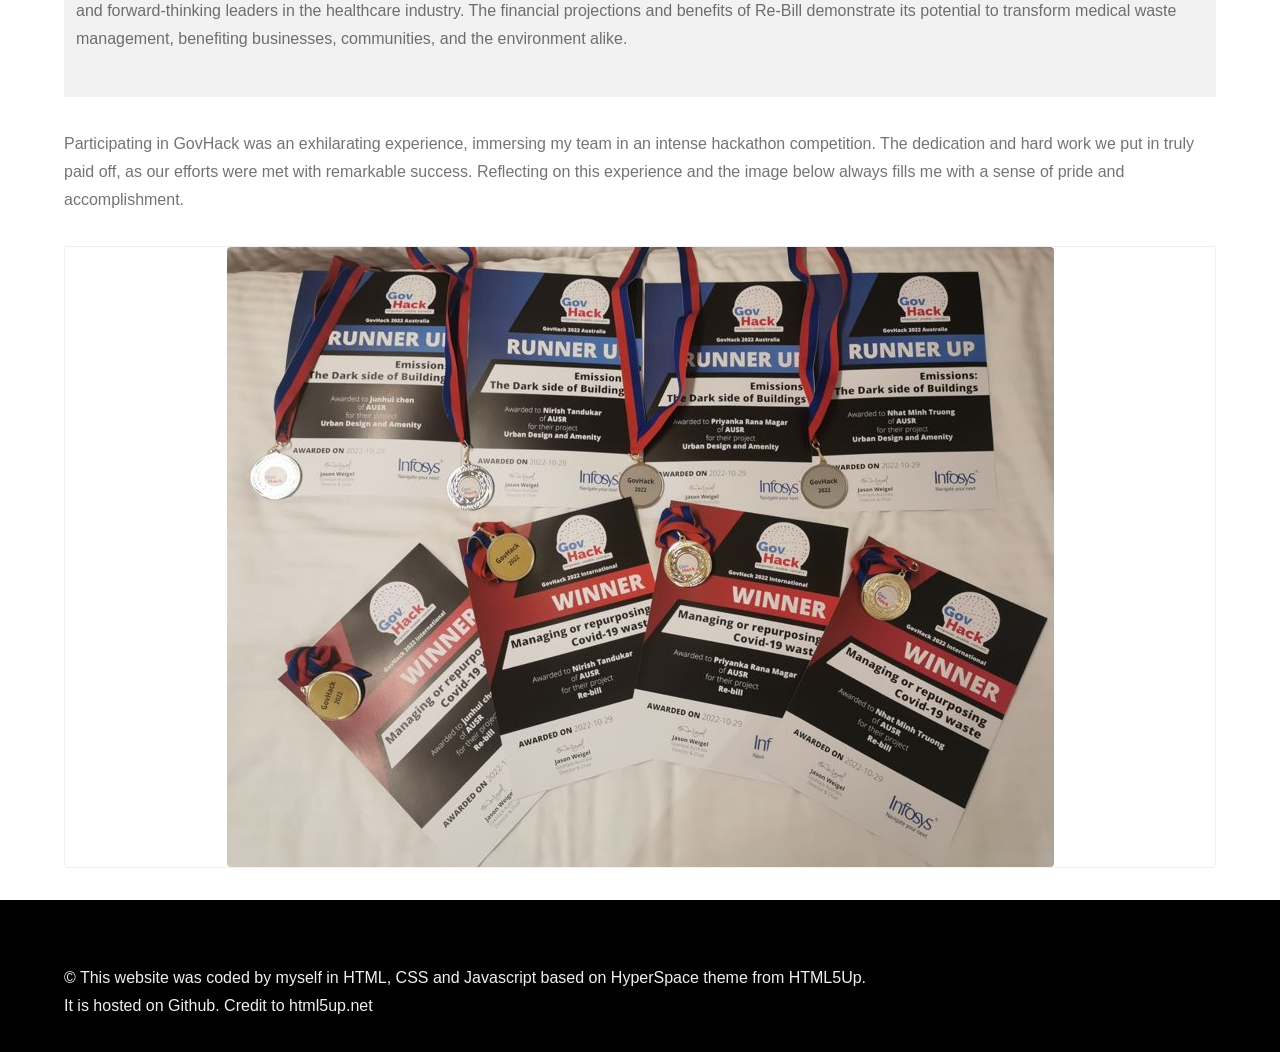
<file: RE-BILL - Rebuild our environment post-covid - GovHack 2022.html>
<!DOCTYPE HTML>
<!--
	Hyperspace by HTML5 UP
	html5up.net | @ajlkn
	Free for personal and commercial use under the CCA 3.0 license (html5up.net/license)
-->
<html>
	<head>
		<title>David Truong - Work Portfolio</title>
		<meta charset="utf-8" />
		<meta name="viewport" content="width=device-width, initial-scale=1, user-scalable=no" />
		<link rel="stylesheet" href="assets/css/main.css" />
		<noscript><link rel="stylesheet" href="assets/css/noscript.css" /></noscript>
	</head>
	<body class="is-preload">

		<!-- Header -->
			<header id="header">
				<a href="index.html#Work-Portfolio" class="title">David Truong - Work Portfolio</a>
				<nav>
					<ul>
						<li><a href="index.html#Work-Portfolio">Home</a></li>
					</ul>
				</nav>
			</header>

		<!-- Wrapper -->
			<div id="wrapper">

				<!-- Main -->
					<section id="main" class="wrapper">
						<div class="inner">
							<h1 class="major">RE-BILL - Rebuild our environment post-covid - GovHack 2022</h1>
			
							<p>I am thrilled to share the successful business case that propelled me to win the prestigious 1st International Division prize at the GovHack 2022 competition. This business case not only showcases my strong ability to create compelling proposals but also demonstrates my keen business sense in identifying problems, challenges, and devising innovative product solutions.</p>

							<p>Re-Bill, the product at the heart of this business case, represents a promising venture that my dedicated team and I worked on during the hackathon. We take great pride in the recognition and achievement in the GovHack competition, solidifying our belief in the potential of Re-Bill to revolutionize waste management in the healthcare industry.</p>

							<p>Let's delve into the intricacies of the Business Case that laid the foundation for our success journey at GovHack 2022:</p>

							<p><strong>Project page - Re-bill</strong><br>
							<a href="https://2022.hackerspace.govhack.org/projects/re_bill">https://2022.hackerspace.govhack.org/projects/re_bill</a></p>

						<table> <td>

							<h1>Executive Summary</h1>
							<p><strong>The Managing Medical Waste project (Rebill)</strong> aims to address the environmental and cost challenges associated with handling covid-related waste in healthcare businesses. The lack of incentives for sorting and recycling covid waste leads to its improper disposal, causing harm to the environment and increased waste management costs for businesses. To tackle this issue, we propose the implementation of "Re-Bill," a government incentive platform that encourages businesses to sort and recycle covid waste while providing them with incentives and access to free covid waste management services. By utilizing datasets from purchase invoices, Re-Bill will track medical equipment related to covid usage and develop efficient waste management plans for healthcare facilities.</p>

							<h1>Project Goals</h1>
							<p>When it comes to covid waste management, the two main words that come to mind that are considered practical and instant solutions to deal with managing covid waste are: <strong>“Sorting”</strong> and <strong>“Recycling”</strong>.</p>
							<p>While these methods may seem straightforward, implementing them is no simple task.</p>
							<p>For health sector businesses, with no incentives in sorting out covid waste from general waste, disposable clinical waste ends up in landfill with other general waste, and these medical wastes such as masks, plastic gloves, PPE clothes… can take years, if not centuries, to decompose. This represents a detrimental effect on the environment and it has a serious impact on communities that are near poorly managed landfills.</p>
							<p>For businesses that are conscious of covid waste and its effect, they do not have many options to deal with such waste. Private companies charge an expensive waste management fee for covid-related waste. In addition, by not segregating, the covid waste ends up in general waste and therefore increases the overall cost of waste management for the business because their general waste bins get filled much quicker. Healthcare facilities are inadequately equipped to manage their current waste burdens, let alone the extra COVID-19 load. Health professionals may be exposed to harmful microbes, burns, and needle stick injuries as a result of this.</p>
							<p>For those reasons,  we identify the two important goals that we need to achieve:</p>

							<ol><strong>
								<li>Encourage the sorting and recycling of covid waste the moment they are disposed, not after waste collection.</li>
								<li>Track and predict medical equipment related to covid usage and develop a waste management plan accordingly.</li>
							</strong></ol>
							<p>The real underlying questions that are hindered in these two goals are:</p>
							<ol><strong>
							<li>How are we going to encourage businesses to take initiatives in sorting out covid waste so that it reduces the cost and environmental effect of handling covid waste later on down the track?</li>
							<li>How can we accurately predict the use of covid-related equipment and plan out waste management responses?</li>
							</strong></ol>
							<p>The current lack of incentives for sorting and recycling covid waste results in improper disposal and increased waste management costs. Additionally, healthcare facilities are inadequately equipped to handle the growing covid waste load, posing risks to health professionals and the surrounding communities.</p>

							<h1>Product Solution - Re-Bill</h1>
							<p>Introducing Re-Bill, a platform for businesses to submit invoices of covid purchases to receive incentives from the government while gaining access to free covid waste management service. Re-Bill enables better sorting practice and encourages recycling of medical waste by utilizing existing datasets that every company has - their <strong>purchase invoices.</strong></p>
							<p>Re-Bill is an innovative platform that incentivizes businesses to sort and recycle covid waste. The key features of Re-Bill are as follows:</p>
							<ul>
								<li><strong>Submit Invoices for Incentives:</strong> Businesses can submit their covid-related purchase invoices through Re-Bill to receive incentives from the government.</li>
								<li><strong>Access Free Waste Management Service:</strong> In return for submitting invoices, businesses gain access to free covid waste management services, including specialized waste bins and collection services.</li>
								<li><strong>Efficient Waste Segregation:</strong> Re-Bill encourages businesses to use designated waste bins (e.g., Purple bins) for covid-related medical waste, promoting efficient waste segregation.</li>
								<li><strong>Tracking and Planning:</strong> Re-Bill utilizes purchase invoices to track covid equipment usage, enabling the government to develop effective waste management plans based on data from individual businesses.</li>
							</ul>

							<h1>Product Benefits</h1>
							<ul>
								<li><strong>Enhanced Compliance:</strong> Re-Bill promotes regulatory compliance by ensuring proper disposal of covid waste in accordance with local waste management regulations. By encouraging businesses to segregate and recycle covid-related medical waste, they avoid potential penalties and legal issues associated with improper waste disposal.</li>
								<li><strong>Reputation and Corporate Social Responsibility (CSR):</strong> Adopting Re-Bill demonstrates a business's commitment to environmental sustainability and CSR. Businesses can showcase their responsible waste management practices to customers, investors, and stakeholders, enhancing their reputation and social impact.</li>
								<li><strong>Data-Driven Insights:</strong> The platform's utilization of purchase invoice data provides valuable insights into covid equipment usage trends. The government and healthcare businesses can use this data to identify patterns, plan for future needs, and optimize waste management strategies.</li>
								<li><strong>Improved Staff Safety:</strong> By using designated waste bins for covid waste disposal, businesses minimize the risk of accidental exposure to harmful materials for their staff members. This leads to a safer working environment and reduces the likelihood of health professionals experiencing injuries and infections.</li>
								<li><strong>Collaborative Approach:</strong> Re-Bill fosters collaboration between the government and healthcare businesses to address the challenge of medical waste management collectively. By sharing responsibilities and incentives, the platform creates a unified effort towards sustainable waste handling.</li>
								<li><strong>Scalable and Adaptable Solution:</strong> Re-Bill's technology-driven approach allows for scalability and adaptation to cater to varying business sizes and types. As more businesses join the platform, the efficiency of waste management across the healthcare sector improves.</li>
								<li><strong>Positive Environmental Impact:</strong> By diverting covid waste from landfills, Re-Bill contributes to reducing greenhouse gas emissions and conserving natural resources. The platform aligns with global efforts to combat climate change and protect the environment.</li>
								<li><strong>Public Health Benefits:</strong> Proper covid waste management, facilitated by Re-Bill, ensures the prevention of the spread of infectious diseases and potential health hazards. The community at large benefits from a cleaner and safer environment.</li>
								<li><strong>Supporting Circular Economy:</strong> Re-Bill's focus on recycling medical waste promotes a circular economy where materials are reused and repurposed, reducing the demand for new resources and minimizing waste generation.</li>
							</ul>

							<p>In conclusion, Re-Bill offers a wide range of benefits that go beyond incentivizing waste sorting and recycling. From regulatory compliance and staff safety to positive environmental impact and data-driven insights, the platform serves as a holistic solution for efficient and responsible medical waste management. Embracing Re-Bill not only empowers healthcare businesses to take a proactive approach to waste handling but also contributes to a sustainable and healthier future for all.</p>
							
							<h1>Pricing Model</h1>

							<p>Re-Bill charges its customers based on a percentage of the government incentives provided for submitting covid-related purchase invoices through the platform. For every $1000 worth of covid-related purchases submitted, businesses will receive a pro-rata voucher for free waste management services. Re-Bill's revenue will be generated by retaining a small percentage of this government incentive as its service fee. The remaining amount will be utilized to cover the cost of providing free waste management services and support the platform's sustainability.</p>

							<p><strong>Benefits of the Pricing Model</strong></p>

							<ul>
								<li><strong>Transparent and Incentivizing:</strong> Re-Bill's pricing model ensures complete transparency, as businesses will clearly see the portion of the government incentive retained as the platform's service fee. Additionally, the incentive-based structure provides a strong incentive for businesses to actively participate in proper sorting and recycling practices.</li>
								<li><strong>Win-Win-Win Situation:</strong> The pricing model creates a win-win-win situation for businesses, the government, and the environment. Businesses receive financial incentives in the form of vouchers, effectively reducing their waste management costs while maintaining their commitment to responsible waste disposal. The government achieves its goal of promoting sustainable waste management practices, and the environment benefits from reduced landfill waste and increased recycling rates.</li>
							</ul>

							<h1>Financial Projection</h1>

							<p>Re-Bill's unique revenue generation model is projected to bring in substantial income for the platform. With an estimated 100 healthcare businesses on board within the first year, Re-Bill is expected to generate a revenue of $500,000. This revenue will be derived from the government incentives provided to businesses for submitting their covid-related purchase invoices through the platform.</p>

							<p>One of the primary goals of Re-Bill is to reduce waste management costs for healthcare businesses. By encouraging proper sorting and recycling of covid waste at the point of disposal, the platform is projected to increase the sorting and recycling rate by a significant 40%. As a result, businesses can expect to achieve a remarkable 25% reduction in waste management costs. This translates to considerable cost savings for each participating healthcare facility, improving their bottom line.</p>

							<p>Re-Bill promises a swift return on investment for businesses. With the reduction in waste management costs and the revenue generated through government incentives, the initial investment in implementing and training on the Re-Bill platform is expected to be recovered within a short payback period of just six months. This rapid payback period ensures that businesses can quickly start benefiting from the financial advantages of Re-Bill, further incentivizing them to participate in the platform.</p>

							<p>The financial projections for Re-Bill indicate its potential for scalability and growth. As more healthcare businesses recognize the financial and environmental benefits of participating in the platform, the number of participants is expected to increase exponentially. This growth trajectory will further enhance the platform's revenue generation and solidify its position as a leading solution in the medical waste management market.</p>

							<p><strong>Environmental Impact and Long-Term Prospects</strong></p>

							<p>Beyond the immediate financial gains, Re-Bill's positive environmental impact offers long-term benefits for the healthcare industry and communities. By reducing the amount of covid waste ending up in landfills and promoting recycling practices, the platform plays a significant role in improving environmental sustainability. As businesses become more conscious of their environmental footprint, they attract environmentally-minded customers, potentially leading to increased patronage and revenue growth in the long run.</p>

							<h1>Conclusion</h1>

							<p>Re-Bill presents a compelling financial case for healthcare businesses seeking to improve their waste management practices. The platform offers significant cost savings, revenue generation, and positive environmental impact, positioning Re-Bill as a valuable and strategic investment. By adopting Re-Bill, businesses not only improve their financial performance but also contribute to a cleaner and more sustainable environment, setting them apart as responsible and forward-thinking leaders in the healthcare industry. The financial projections and benefits of Re-Bill demonstrate its potential to transform medical waste management, benefiting businesses, communities, and the environment alike.</p>
						</td></table>

							<p>Participating in GovHack was an exhilarating experience, immersing my team in an intense hackathon competition. The dedication and hard work we put in truly paid off, as our efforts were met with remarkable success. Reflecting on this experience and the image below always fills me with a sense of pride and accomplishment.							</p>
							
							<span class="image" style="display: flex; justify-content: center; align-items: center;">
								<img src="images/Govhack2022.jpg" alt="" max-width="100%" /></span>
						</div>
					</section>

			</div>

		<!-- Footer -->
			<footer id="footer" class="wrapper style1-alt">
				<div class="inner">
						&copy; This website was coded by myself in HTML, CSS and Javascript based on HyperSpace theme from HTML5Up. 
							<br>It is hosted on Github. Credit to html5up.net 

				</div>
			</footer>

		<!-- Scripts -->
			<script src="assets/js/jquery.min.js"></script>
			<script src="assets/js/jquery.scrollex.min.js"></script>
			<script src="assets/js/jquery.scrolly.min.js"></script>
			<script src="assets/js/browser.min.js"></script>
			<script src="assets/js/breakpoints.min.js"></script>
			<script src="assets/js/util.js"></script>
			<script src="assets/js/main.js"></script>

	</body>
</html>
</file>
<file: assets/css/noscript.css>
/*
	Hyperspace by HTML5 UP
	html5up.net | @ajlkn
	Free for personal and commercial use under the CCA 3.0 license (html5up.net/license)
*/

/* Spotlights */

	.spotlights > section > .image:before {
		opacity: 0 !important;
	}

	.spotlights > section > .content > .inner {
		-moz-transform: none !important;
		-webkit-transform: none !important;
		-ms-transform: none !important;
		transform: none !important;
		opacity: 1 !important;
	}

/* Wrapper */

	.wrapper > .inner {
		opacity: 1 !important;
		-moz-transform: none !important;
		-webkit-transform: none !important;
		-ms-transform: none !important;
		transform: none !important;
	}

/* Sidebar */

	#sidebar > .inner {
		opacity: 1 !important;
	}

	#sidebar nav > ul > li {
		-moz-transform: none !important;
		-webkit-transform: none !important;
		-ms-transform: none !important;
		transform: none !important;
		opacity: 1 !important;
	}
</file>
<file: assets/css/main.css>
@import url(fontawesome-all.min.css);

/*
	Hyperspace by HTML5 UP
	html5up.net | @ajlkn
	Free for personal and commercial use under the CCA 3.0 license (html5up.net/license)
*/

html, body, div, span, applet, object,
iframe, h1, h2, h3, h4, h5, h6, p, blockquote,
pre, a, abbr, acronym, address, big, cite,
code, del, dfn, em, img, ins, kbd, q, s, samp,
small, strike, strong, sub, sup, tt, var, b,
u, i, center, dl, dt, dd, ol, ul, li, fieldset,
form, label, legend, table, caption, tbody,
tfoot, thead, tr, th, td, article, aside,
canvas, details, embed, figure, figcaption,
footer, header, hgroup, menu, nav, output, ruby,
section, summary, time, mark, audio, video {
	margin: 0;
	padding: 0;
	border: 0;
	font-size: 100%;
	font: inherit;
	vertical-align: baseline;}

article, aside, details, figcaption, figure,
footer, header, hgroup, menu, nav, section {
	display: block;}

body {
	line-height: 1;
}

ol, ul {
	list-style: none;
}

blockquote, q {
	quotes: none;
}

	blockquote:before, blockquote:after, q:before, q:after {
		content: '';
		content: none;
	}

table {
	border-collapse: collapse;
	border-spacing: 0;
}

body {
	-webkit-text-size-adjust: none;
}

mark {
	background-color: transparent;
	color: inherit;
}

input::-moz-focus-inner {
	border: 0;
	padding: 0;
}

input, select, textarea {
	-moz-appearance: none;
	-webkit-appearance: none;
	-ms-appearance: none;
	appearance: none;
}

/* Basic */

	@-ms-viewport {
		width: device-width;
	}

	body {
		-ms-overflow-style: scrollbar;
	}

	@media screen and (max-width: 480px) {

		html, body {
			min-width: 320px;
		}

	}

	html {
		box-sizing: border-box;
	}

	*, *:before, *:after {
		box-sizing: inherit;
	}

	body {
		background: #ffffff;
	}

		body.is-preload *, body.is-preload *:before, body.is-preload *:after {
			-moz-animation: none !important;
			-webkit-animation: none !important;
			-ms-animation: none !important;
			animation: none !important;
			-moz-transition: none !important;
			-webkit-transition: none !important;
			-ms-transition: none !important;
			transition: none !important;
		}

/* Type */

	body, input, select, textarea {
		color: rgba(0, 0, 0, 0.55);
		font-family: Arial, Helvetica, sans-serif;
		font-size: 16.5pt;
		font-weight: normal;
		line-height: 1.75;
	}

		@media screen and (max-width: 1680px) {

			body, input, select, textarea {
				font-size: 13pt;
			}

		}

		@media screen and (max-width: 1280px) {

			body, input, select, textarea {
				font-size: 12pt;
			}

		}

		@media screen and (max-width: 360px) {

			body, input, select, textarea {
				font-size: 11pt;
			}

		}

	a {
		-moz-transition: color 0.2s ease, border-bottom-color 0.2s ease;
		-webkit-transition: color 0.2s ease, border-bottom-color 0.2s ease;
		-ms-transition: color 0.2s ease, border-bottom-color 0.2s ease;
		transition: color 0.2s ease, border-bottom-color 0.2s ease;
		border-bottom: dotted 1px rgb(255, 255, 255);
		color: inherit;
		text-decoration: none;
	}

		a:hover {
			border-bottom-color: transparent;
			color: #ffffff;
		}

	strong, b {
		color: #000000;
		font-weight: bold;
	}

	em, i {
		font-style: italic;
	}

	p {
		margin: 0 0 2em 0;
	}

	h1, h2, h3, h4, h5, h6 {
		color: #000000;
		font-weight: bold;
		line-height: 1.5;
		margin: 0 0 0.5em 0;
	}

		h1 a, h2 a, h3 a, h4 a, h5 a, h6 a {
			color: inherit;
			text-decoration: none;
		}

	h1 {
		font-size: 2.75em;
	}

		h1.major {
			margin: 0 0 1.3em 0;
			position: relative;
			padding-bottom: 0.35em;
		}

			h1.major:after {
				background-image: -moz-linear-gradient(to right, #ffffff, #ffffff);
				background-image: -webkit-linear-gradient(to right, #ffffff, #ffffff);
				background-image: -ms-linear-gradient(to right, #ffffff, #ffffff);
				background-image: linear-gradient(to right, #ffffff, #ffffff);
				-moz-transition: max-width 0.2s ease;
				-webkit-transition: max-width 0.2s ease;
				-ms-transition: max-width 0.2s ease;
				transition: max-width 0.2s ease;
				border-radius: 0.2em;
				bottom: 0;
				content: '';
				height: 0.05em;
				position: absolute;
				right: 0;
				width: 100%;
			}

	h2 {
		font-size: 1.75em;
	}

	h3 {
		font-size: 1.1em;
	}

	h4 {
		font-size: 1em;
	}

	h5 {
		font-size: 0.8em;
	}

	h6 {
		font-size: 0.6em;
	}

	@media screen and (max-width: 736px) {

		h1 {
			font-size: 2em;
		}

		h2 {
			font-size: 1.25em;
		}

		h3 {
			font-size: 1em;
		}

		h4 {
			font-size: 0.8em;
		}

		h5 {
			font-size: 0.6em;
		}

		h6 {
			font-size: 0.6em;
		}

	}

	sub {
		font-size: 0.8em;
		position: relative;
		top: 0.5em;
	}

	sup {
		font-size: 0.8em;
		position: relative;
		top: -0.5em;
	}

	blockquote {
		border-left: solid 4px rgb(255, 255, 255);
		font-style: italic;
		margin: 0 0 2em 0;
		padding: 0.5em 0 0.5em 2em;
	}

	code {
		background: rgba(255, 255, 255, 0.05);
		border-radius: 0.25em;
		border: solid 1px rgba(255, 255, 255, 0.15);
		font-family: "Courier New", monospace;
		font-size: 0.9em;
		margin: 0 0.25em;
		padding: 0.25em 0.65em;
	}

	pre {
		-webkit-overflow-scrolling: touch;
		font-family: "Courier New", monospace;
		font-size: 0.9em;
		margin: 0 0 2em 0;
	}

		pre code {
			display: block;
			line-height: 1.75em;
			padding: 1em 1.5em;
			overflow-x: auto;
		}

	hr {
		border: 0;
		border-bottom: solid 1px rgb(0, 0, 0);
		margin: 2em 0;
	}

		hr.major {
			margin: 3em 0;
		}

	.align-left {
		text-align: left;
	}

	.align-center {
		text-align: center;
	}

	.align-right {
		text-align: right;
	}

/* Row */

	.row {
		display: flex;
		flex-wrap: wrap;
		box-sizing: border-box;
		align-items: stretch;
	}

		.row > * {
			box-sizing: border-box;
		}

		.row.gtr-uniform > * > :last-child {
			margin-bottom: 0;
		}

		.row.aln-left {
			justify-content: flex-start;
		}

		.row.aln-center {
			justify-content: center;
		}

		.row.aln-right {
			justify-content: flex-end;
		}

		.row.aln-top {
			align-items: flex-start;
		}

		.row.aln-middle {
			align-items: center;
		}

		.row.aln-bottom {
			align-items: flex-end;
		}

		.row > .imp {
			order: -1;
		}

		.row > .col-1 {
			width: 8.33333%;
		}

		.row > .off-1 {
			margin-left: 8.33333%;
		}

		.row > .col-2 {
			width: 16.66667%;
		}

		.row > .off-2 {
			margin-left: 16.66667%;
		}

		.row > .col-3 {
			width: 25%;
		}

		.row > .off-3 {
			margin-left: 25%;
		}

		.row > .col-4 {
			width: 33.33333%;
		}

		.row > .off-4 {
			margin-left: 33.33333%;
		}

		.row > .col-5 {
			width: 41.66667%;
		}

		.row > .off-5 {
			margin-left: 41.66667%;
		}

		.row > .col-6 {
			width: 50%;
		}

		.row > .off-6 {
			margin-left: 50%;
		}

		.row > .col-7 {
			width: 58.33333%;
		}

		.row > .off-7 {
			margin-left: 58.33333%;
		}

		.row > .col-8 {
			width: 66.66667%;
		}

		.row > .off-8 {
			margin-left: 66.66667%;
		}

		.row > .col-9 {
			width: 75%;
		}

		.row > .off-9 {
			margin-left: 75%;
		}

		.row > .col-10 {
			width: 83.33333%;
		}

		.row > .off-10 {
			margin-left: 83.33333%;
		}

		.row > .col-11 {
			width: 91.66667%;
		}

		.row > .off-11 {
			margin-left: 91.66667%;
		}

		.row > .col-12 {
			width: 100%;
		}

		.row > .off-12 {
			margin-left: 100%;
		}

		.row.gtr-0 {
			margin-top: 0;
			margin-left: 0em;
		}

			.row.gtr-0 > * {
				padding: 0 0 0 0em;
			}

			.row.gtr-0.gtr-uniform {
				margin-top: 0em;
			}

				.row.gtr-0.gtr-uniform > * {
					padding-top: 0em;
				}

		.row.gtr-25 {
			margin-top: 0;
			margin-left: -0.375em;
		}

			.row.gtr-25 > * {
				padding: 0 0 0 0.375em;
			}

			.row.gtr-25.gtr-uniform {
				margin-top: -0.375em;
			}

				.row.gtr-25.gtr-uniform > * {
					padding-top: 0.375em;
				}

		.row.gtr-50 {
			margin-top: 0;
			margin-left: -0.75em;
		}

			.row.gtr-50 > * {
				padding: 0 0 0 0.75em;
			}

			.row.gtr-50.gtr-uniform {
				margin-top: -0.75em;
			}

				.row.gtr-50.gtr-uniform > * {
					padding-top: 0.75em;
				}

		.row {
			margin-top: 0;
			margin-left: -1.5em;
		}

			.row > * {
				padding: 0 0 0 1.5em;
			}

			.row.gtr-uniform {
				margin-top: -1.5em;
			}

				.row.gtr-uniform > * {
					padding-top: 1.5em;
				}

		.row.gtr-150 {
			margin-top: 0;
			margin-left: -2.25em;
		}

			.row.gtr-150 > * {
				padding: 0 0 0 2.25em;
			}

			.row.gtr-150.gtr-uniform {
				margin-top: -2.25em;
			}

				.row.gtr-150.gtr-uniform > * {
					padding-top: 2.25em;
				}

		.row.gtr-200 {
			margin-top: 0;
			margin-left: -3em;
		}

			.row.gtr-200 > * {
				padding: 0 0 0 3em;
			}

			.row.gtr-200.gtr-uniform {
				margin-top: -3em;
			}

				.row.gtr-200.gtr-uniform > * {
					padding-top: 3em;
				}

		@media screen and (max-width: 1680px) {

			.row {
				display: flex;
				flex-wrap: wrap;
				box-sizing: border-box;
				align-items: stretch;
			}

				.row > * {
					box-sizing: border-box;
				}

				.row.gtr-uniform > * > :last-child {
					margin-bottom: 0;
				}

				.row.aln-left {
					justify-content: flex-start;
				}

				.row.aln-center {
					justify-content: center;
				}

				.row.aln-right {
					justify-content: flex-end;
				}

				.row.aln-top {
					align-items: flex-start;
				}

				.row.aln-middle {
					align-items: center;
				}

				.row.aln-bottom {
					align-items: flex-end;
				}

				.row > .imp-xlarge {
					order: -1;
				}

				.row > .col-1-xlarge {
					width: 8.33333%;
				}

				.row > .off-1-xlarge {
					margin-left: 8.33333%;
				}

				.row > .col-2-xlarge {
					width: 16.66667%;
				}

				.row > .off-2-xlarge {
					margin-left: 16.66667%;
				}

				.row > .col-3-xlarge {
					width: 25%;
				}

				.row > .off-3-xlarge {
					margin-left: 25%;
				}

				.row > .col-4-xlarge {
					width: 33.33333%;
				}

				.row > .off-4-xlarge {
					margin-left: 33.33333%;
				}

				.row > .col-5-xlarge {
					width: 41.66667%;
				}

				.row > .off-5-xlarge {
					margin-left: 41.66667%;
				}

				.row > .col-6-xlarge {
					width: 50%;
				}

				.row > .off-6-xlarge {
					margin-left: 50%;
				}

				.row > .col-7-xlarge {
					width: 58.33333%;
				}

				.row > .off-7-xlarge {
					margin-left: 58.33333%;
				}

				.row > .col-8-xlarge {
					width: 66.66667%;
				}

				.row > .off-8-xlarge {
					margin-left: 66.66667%;
				}

				.row > .col-9-xlarge {
					width: 75%;
				}

				.row > .off-9-xlarge {
					margin-left: 75%;
				}

				.row > .col-10-xlarge {
					width: 83.33333%;
				}

				.row > .off-10-xlarge {
					margin-left: 83.33333%;
				}

				.row > .col-11-xlarge {
					width: 91.66667%;
				}

				.row > .off-11-xlarge {
					margin-left: 91.66667%;
				}

				.row > .col-12-xlarge {
					width: 100%;
				}

				.row > .off-12-xlarge {
					margin-left: 100%;
				}

				.row.gtr-0 {
					margin-top: 0;
					margin-left: 0em;
				}

					.row.gtr-0 > * {
						padding: 0 0 0 0em;
					}

					.row.gtr-0.gtr-uniform {
						margin-top: 0em;
					}

						.row.gtr-0.gtr-uniform > * {
							padding-top: 0em;
						}

				.row.gtr-25 {
					margin-top: 0;
					margin-left: -0.375em;
				}

					.row.gtr-25 > * {
						padding: 0 0 0 0.375em;
					}

					.row.gtr-25.gtr-uniform {
						margin-top: -0.375em;
					}

						.row.gtr-25.gtr-uniform > * {
							padding-top: 0.375em;
						}

				.row.gtr-50 {
					margin-top: 0;
					margin-left: -0.75em;
				}

					.row.gtr-50 > * {
						padding: 0 0 0 0.75em;
					}

					.row.gtr-50.gtr-uniform {
						margin-top: -0.75em;
					}

						.row.gtr-50.gtr-uniform > * {
							padding-top: 0.75em;
						}

				.row {
					margin-top: 0;
					margin-left: -1.5em;
				}

					.row > * {
						padding: 0 0 0 1.5em;
					}

					.row.gtr-uniform {
						margin-top: -1.5em;
					}

						.row.gtr-uniform > * {
							padding-top: 1.5em;
						}

				.row.gtr-150 {
					margin-top: 0;
					margin-left: -2.25em;
				}

					.row.gtr-150 > * {
						padding: 0 0 0 2.25em;
					}

					.row.gtr-150.gtr-uniform {
						margin-top: -2.25em;
					}

						.row.gtr-150.gtr-uniform > * {
							padding-top: 2.25em;
						}

				.row.gtr-200 {
					margin-top: 0;
					margin-left: -3em;
				}

					.row.gtr-200 > * {
						padding: 0 0 0 3em;
					}

					.row.gtr-200.gtr-uniform {
						margin-top: -3em;
					}

						.row.gtr-200.gtr-uniform > * {
							padding-top: 3em;
						}

		}

		@media screen and (max-width: 1280px) {

			.row {
				display: flex;
				flex-wrap: wrap;
				box-sizing: border-box;
				align-items: stretch;
			}

				.row > * {
					box-sizing: border-box;
				}

				.row.gtr-uniform > * > :last-child {
					margin-bottom: 0;
				}

				.row.aln-left {
					justify-content: flex-start;
				}

				.row.aln-center {
					justify-content: center;
				}

				.row.aln-right {
					justify-content: flex-end;
				}

				.row.aln-top {
					align-items: flex-start;
				}

				.row.aln-middle {
					align-items: center;
				}

				.row.aln-bottom {
					align-items: flex-end;
				}

				.row > .imp-large {
					order: -1;
				}

				.row > .col-1-large {
					width: 8.33333%;
				}

				.row > .off-1-large {
					margin-left: 8.33333%;
				}

				.row > .col-2-large {
					width: 16.66667%;
				}

				.row > .off-2-large {
					margin-left: 16.66667%;
				}

				.row > .col-3-large {
					width: 25%;
				}

				.row > .off-3-large {
					margin-left: 25%;
				}

				.row > .col-4-large {
					width: 33.33333%;
				}

				.row > .off-4-large {
					margin-left: 33.33333%;
				}

				.row > .col-5-large {
					width: 41.66667%;
				}

				.row > .off-5-large {
					margin-left: 41.66667%;
				}

				.row > .col-6-large {
					width: 50%;
				}

				.row > .off-6-large {
					margin-left: 50%;
				}

				.row > .col-7-large {
					width: 58.33333%;
				}

				.row > .off-7-large {
					margin-left: 58.33333%;
				}

				.row > .col-8-large {
					width: 66.66667%;
				}

				.row > .off-8-large {
					margin-left: 66.66667%;
				}

				.row > .col-9-large {
					width: 75%;
				}

				.row > .off-9-large {
					margin-left: 75%;
				}

				.row > .col-10-large {
					width: 83.33333%;
				}

				.row > .off-10-large {
					margin-left: 83.33333%;
				}

				.row > .col-11-large {
					width: 91.66667%;
				}

				.row > .off-11-large {
					margin-left: 91.66667%;
				}

				.row > .col-12-large {
					width: 100%;
				}

				.row > .off-12-large {
					margin-left: 100%;
				}

				.row.gtr-0 {
					margin-top: 0;
					margin-left: 0em;
				}

					.row.gtr-0 > * {
						padding: 0 0 0 0em;
					}

					.row.gtr-0.gtr-uniform {
						margin-top: 0em;
					}

						.row.gtr-0.gtr-uniform > * {
							padding-top: 0em;
						}

				.row.gtr-25 {
					margin-top: 0;
					margin-left: -0.375em;
				}

					.row.gtr-25 > * {
						padding: 0 0 0 0.375em;
					}

					.row.gtr-25.gtr-uniform {
						margin-top: -0.375em;
					}

						.row.gtr-25.gtr-uniform > * {
							padding-top: 0.375em;
						}

				.row.gtr-50 {
					margin-top: 0;
					margin-left: -0.75em;
				}

					.row.gtr-50 > * {
						padding: 0 0 0 0.75em;
					}

					.row.gtr-50.gtr-uniform {
						margin-top: -0.75em;
					}

						.row.gtr-50.gtr-uniform > * {
							padding-top: 0.75em;
						}

				.row {
					margin-top: 0;
					margin-left: -1.5em;
				}

					.row > * {
						padding: 0 0 0 1.5em;
					}

					.row.gtr-uniform {
						margin-top: -1.5em;
					}

						.row.gtr-uniform > * {
							padding-top: 1.5em;
						}

				.row.gtr-150 {
					margin-top: 0;
					margin-left: -2.25em;
				}

					.row.gtr-150 > * {
						padding: 0 0 0 2.25em;
					}

					.row.gtr-150.gtr-uniform {
						margin-top: -2.25em;
					}

						.row.gtr-150.gtr-uniform > * {
							padding-top: 2.25em;
						}

				.row.gtr-200 {
					margin-top: 0;
					margin-left: -3em;
				}

					.row.gtr-200 > * {
						padding: 0 0 0 3em;
					}

					.row.gtr-200.gtr-uniform {
						margin-top: -3em;
					}

						.row.gtr-200.gtr-uniform > * {
							padding-top: 3em;
						}

		}

		@media screen and (max-width: 980px) {

			.row {
				display: flex;
				flex-wrap: wrap;
				box-sizing: border-box;
				align-items: stretch;
			}

				.row > * {
					box-sizing: border-box;
				}

				.row.gtr-uniform > * > :last-child {
					margin-bottom: 0;
				}

				.row.aln-left {
					justify-content: flex-start;
				}

				.row.aln-center {
					justify-content: center;
				}

				.row.aln-right {
					justify-content: flex-end;
				}

				.row.aln-top {
					align-items: flex-start;
				}

				.row.aln-middle {
					align-items: center;
				}

				.row.aln-bottom {
					align-items: flex-end;
				}

				.row > .imp-medium {
					order: -1;
				}

				.row > .col-1-medium {
					width: 8.33333%;
				}

				.row > .off-1-medium {
					margin-left: 8.33333%;
				}

				.row > .col-2-medium {
					width: 16.66667%;
				}

				.row > .off-2-medium {
					margin-left: 16.66667%;
				}

				.row > .col-3-medium {
					width: 25%;
				}

				.row > .off-3-medium {
					margin-left: 25%;
				}

				.row > .col-4-medium {
					width: 33.33333%;
				}

				.row > .off-4-medium {
					margin-left: 33.33333%;
				}

				.row > .col-5-medium {
					width: 41.66667%;
				}

				.row > .off-5-medium {
					margin-left: 41.66667%;
				}

				.row > .col-6-medium {
					width: 50%;
				}

				.row > .off-6-medium {
					margin-left: 50%;
				}

				.row > .col-7-medium {
					width: 58.33333%;
				}

				.row > .off-7-medium {
					margin-left: 58.33333%;
				}

				.row > .col-8-medium {
					width: 66.66667%;
				}

				.row > .off-8-medium {
					margin-left: 66.66667%;
				}

				.row > .col-9-medium {
					width: 75%;
				}

				.row > .off-9-medium {
					margin-left: 75%;
				}

				.row > .col-10-medium {
					width: 83.33333%;
				}

				.row > .off-10-medium {
					margin-left: 83.33333%;
				}

				.row > .col-11-medium {
					width: 91.66667%;
				}

				.row > .off-11-medium {
					margin-left: 91.66667%;
				}

				.row > .col-12-medium {
					width: 100%;
				}

				.row > .off-12-medium {
					margin-left: 100%;
				}

				.row.gtr-0 {
					margin-top: 0;
					margin-left: 0em;
				}

					.row.gtr-0 > * {
						padding: 0 0 0 0em;
					}

					.row.gtr-0.gtr-uniform {
						margin-top: 0em;
					}

						.row.gtr-0.gtr-uniform > * {
							padding-top: 0em;
						}

				.row.gtr-25 {
					margin-top: 0;
					margin-left: -0.375em;
				}

					.row.gtr-25 > * {
						padding: 0 0 0 0.375em;
					}

					.row.gtr-25.gtr-uniform {
						margin-top: -0.375em;
					}

						.row.gtr-25.gtr-uniform > * {
							padding-top: 0.375em;
						}

				.row.gtr-50 {
					margin-top: 0;
					margin-left: -0.75em;
				}

					.row.gtr-50 > * {
						padding: 0 0 0 0.75em;
					}

					.row.gtr-50.gtr-uniform {
						margin-top: -0.75em;
					}

						.row.gtr-50.gtr-uniform > * {
							padding-top: 0.75em;
						}

				.row {
					margin-top: 0;
					margin-left: -1.5em;
				}

					.row > * {
						padding: 0 0 0 1.5em;
					}

					.row.gtr-uniform {
						margin-top: -1.5em;
					}

						.row.gtr-uniform > * {
							padding-top: 1.5em;
						}

				.row.gtr-150 {
					margin-top: 0;
					margin-left: -2.25em;
				}

					.row.gtr-150 > * {
						padding: 0 0 0 2.25em;
					}

					.row.gtr-150.gtr-uniform {
						margin-top: -2.25em;
					}

						.row.gtr-150.gtr-uniform > * {
							padding-top: 2.25em;
						}

				.row.gtr-200 {
					margin-top: 0;
					margin-left: -3em;
				}

					.row.gtr-200 > * {
						padding: 0 0 0 3em;
					}

					.row.gtr-200.gtr-uniform {
						margin-top: -3em;
					}

						.row.gtr-200.gtr-uniform > * {
							padding-top: 3em;
						}

		}

		@media screen and (max-width: 736px) {

			.row {
				display: flex;
				flex-wrap: wrap;
				box-sizing: border-box;
				align-items: stretch;
			}

				.row > * {
					box-sizing: border-box;
				}

				.row.gtr-uniform > * > :last-child {
					margin-bottom: 0;
				}

				.row.aln-left {
					justify-content: flex-start;
				}

				.row.aln-center {
					justify-content: center;
				}

				.row.aln-right {
					justify-content: flex-end;
				}

				.row.aln-top {
					align-items: flex-start;
				}

				.row.aln-middle {
					align-items: center;
				}

				.row.aln-bottom {
					align-items: flex-end;
				}

				.row > .imp-small {
					order: -1;
				}

				.row > .col-1-small {
					width: 8.33333%;
				}

				.row > .off-1-small {
					margin-left: 8.33333%;
				}

				.row > .col-2-small {
					width: 16.66667%;
				}

				.row > .off-2-small {
					margin-left: 16.66667%;
				}

				.row > .col-3-small {
					width: 25%;
				}

				.row > .off-3-small {
					margin-left: 25%;
				}

				.row > .col-4-small {
					width: 33.33333%;
				}

				.row > .off-4-small {
					margin-left: 33.33333%;
				}

				.row > .col-5-small {
					width: 41.66667%;
				}

				.row > .off-5-small {
					margin-left: 41.66667%;
				}

				.row > .col-6-small {
					width: 50%;
				}

				.row > .off-6-small {
					margin-left: 50%;
				}

				.row > .col-7-small {
					width: 58.33333%;
				}

				.row > .off-7-small {
					margin-left: 58.33333%;
				}

				.row > .col-8-small {
					width: 66.66667%;
				}

				.row > .off-8-small {
					margin-left: 66.66667%;
				}

				.row > .col-9-small {
					width: 75%;
				}

				.row > .off-9-small {
					margin-left: 75%;
				}

				.row > .col-10-small {
					width: 83.33333%;
				}

				.row > .off-10-small {
					margin-left: 83.33333%;
				}

				.row > .col-11-small {
					width: 91.66667%;
				}

				.row > .off-11-small {
					margin-left: 91.66667%;
				}

				.row > .col-12-small {
					width: 100%;
				}

				.row > .off-12-small {
					margin-left: 100%;
				}

				.row.gtr-0 {
					margin-top: 0;
					margin-left: 0em;
				}

					.row.gtr-0 > * {
						padding: 0 0 0 0em;
					}

					.row.gtr-0.gtr-uniform {
						margin-top: 0em;
					}

						.row.gtr-0.gtr-uniform > * {
							padding-top: 0em;
						}

				.row.gtr-25 {
					margin-top: 0;
					margin-left: -0.375em;
				}

					.row.gtr-25 > * {
						padding: 0 0 0 0.375em;
					}

					.row.gtr-25.gtr-uniform {
						margin-top: -0.375em;
					}

						.row.gtr-25.gtr-uniform > * {
							padding-top: 0.375em;
						}

				.row.gtr-50 {
					margin-top: 0;
					margin-left: -0.75em;
				}

					.row.gtr-50 > * {
						padding: 0 0 0 0.75em;
					}

					.row.gtr-50.gtr-uniform {
						margin-top: -0.75em;
					}

						.row.gtr-50.gtr-uniform > * {
							padding-top: 0.75em;
						}

				.row {
					margin-top: 0;
					margin-left: -1.5em;
				}

					.row > * {
						padding: 0 0 0 1.5em;
					}

					.row.gtr-uniform {
						margin-top: -1.5em;
					}

						.row.gtr-uniform > * {
							padding-top: 1.5em;
						}

				.row.gtr-150 {
					margin-top: 0;
					margin-left: -2.25em;
				}

					.row.gtr-150 > * {
						padding: 0 0 0 2.25em;
					}

					.row.gtr-150.gtr-uniform {
						margin-top: -2.25em;
					}

						.row.gtr-150.gtr-uniform > * {
							padding-top: 2.25em;
						}

				.row.gtr-200 {
					margin-top: 0;
					margin-left: -3em;
				}

					.row.gtr-200 > * {
						padding: 0 0 0 3em;
					}

					.row.gtr-200.gtr-uniform {
						margin-top: -3em;
					}

						.row.gtr-200.gtr-uniform > * {
							padding-top: 3em;
						}

		}

		@media screen and (max-width: 480px) {

			.row {
				display: flex;
				flex-wrap: wrap;
				box-sizing: border-box;
				align-items: stretch;
			}

				.row > * {
					box-sizing: border-box;
				}

				.row.gtr-uniform > * > :last-child {
					margin-bottom: 0;
				}

				.row.aln-left {
					justify-content: flex-start;
				}

				.row.aln-center {
					justify-content: center;
				}

				.row.aln-right {
					justify-content: flex-end;
				}

				.row.aln-top {
					align-items: flex-start;
				}

				.row.aln-middle {
					align-items: center;
				}

				.row.aln-bottom {
					align-items: flex-end;
				}

				.row > .imp-xsmall {
					order: -1;
				}

				.row > .col-1-xsmall {
					width: 8.33333%;
				}

				.row > .off-1-xsmall {
					margin-left: 8.33333%;
				}

				.row > .col-2-xsmall {
					width: 16.66667%;
				}

				.row > .off-2-xsmall {
					margin-left: 16.66667%;
				}

				.row > .col-3-xsmall {
					width: 25%;
				}

				.row > .off-3-xsmall {
					margin-left: 25%;
				}

				.row > .col-4-xsmall {
					width: 33.33333%;
				}

				.row > .off-4-xsmall {
					margin-left: 33.33333%;
				}

				.row > .col-5-xsmall {
					width: 41.66667%;
				}

				.row > .off-5-xsmall {
					margin-left: 41.66667%;
				}

				.row > .col-6-xsmall {
					width: 50%;
				}

				.row > .off-6-xsmall {
					margin-left: 50%;
				}

				.row > .col-7-xsmall {
					width: 58.33333%;
				}

				.row > .off-7-xsmall {
					margin-left: 58.33333%;
				}

				.row > .col-8-xsmall {
					width: 66.66667%;
				}

				.row > .off-8-xsmall {
					margin-left: 66.66667%;
				}

				.row > .col-9-xsmall {
					width: 75%;
				}

				.row > .off-9-xsmall {
					margin-left: 75%;
				}

				.row > .col-10-xsmall {
					width: 83.33333%;
				}

				.row > .off-10-xsmall {
					margin-left: 83.33333%;
				}

				.row > .col-11-xsmall {
					width: 91.66667%;
				}

				.row > .off-11-xsmall {
					margin-left: 91.66667%;
				}

				.row > .col-12-xsmall {
					width: 100%;
				}

				.row > .off-12-xsmall {
					margin-left: 100%;
				}

				.row.gtr-0 {
					margin-top: 0;
					margin-left: 0em;
				}

					.row.gtr-0 > * {
						padding: 0 0 0 0em;
					}

					.row.gtr-0.gtr-uniform {
						margin-top: 0em;
					}

						.row.gtr-0.gtr-uniform > * {
							padding-top: 0em;
						}

				.row.gtr-25 {
					margin-top: 0;
					margin-left: -0.375em;
				}

					.row.gtr-25 > * {
						padding: 0 0 0 0.375em;
					}

					.row.gtr-25.gtr-uniform {
						margin-top: -0.375em;
					}

						.row.gtr-25.gtr-uniform > * {
							padding-top: 0.375em;
						}

				.row.gtr-50 {
					margin-top: 0;
					margin-left: -0.75em;
				}

					.row.gtr-50 > * {
						padding: 0 0 0 0.75em;
					}

					.row.gtr-50.gtr-uniform {
						margin-top: -0.75em;
					}

						.row.gtr-50.gtr-uniform > * {
							padding-top: 0.75em;
						}

				.row {
					margin-top: 0;
					margin-left: -1.5em;
				}

					.row > * {
						padding: 0 0 0 1.5em;
					}

					.row.gtr-uniform {
						margin-top: -1.5em;
					}

						.row.gtr-uniform > * {
							padding-top: 1.5em;
						}

				.row.gtr-150 {
					margin-top: 0;
					margin-left: -2.25em;
				}

					.row.gtr-150 > * {
						padding: 0 0 0 2.25em;
					}

					.row.gtr-150.gtr-uniform {
						margin-top: -2.25em;
					}

						.row.gtr-150.gtr-uniform > * {
							padding-top: 2.25em;
						}

				.row.gtr-200 {
					margin-top: 0;
					margin-left: -3em;
				}

					.row.gtr-200 > * {
						padding: 0 0 0 3em;
					}

					.row.gtr-200.gtr-uniform {
						margin-top: -3em;
					}

						.row.gtr-200.gtr-uniform > * {
							padding-top: 3em;
						}

		}

/* Box */

	.box {
		border-radius: 0.25em;
		border: solid 1px rgb(0, 0, 0);
		margin-bottom: 2em;
		padding: 1.5em;
	}

		.box > :last-child,
		.box > :last-child > :last-child,
		.box > :last-child > :last-child > :last-child {
			margin-bottom: 0;
		}

		.box.alt {
			border: 0;
			border-radius: 0;
			padding: 0;
		}

/* Button */

	input[type="submit"],
	input[type="reset"],
	input[type="button"],
	button,
	.button {
		-moz-appearance: none;
		-webkit-appearance: none;
		-ms-appearance: none;
		appearance: none;
		-moz-transition: border-color 0.2s ease;
		-webkit-transition: border-color 0.2s ease;
		-ms-transition: border-color 0.2s ease;
		transition: border-color 0.2s ease;
		background-color: #F2482A;
		border: solid 1px !important;
		border-color: rgb(255, 255, 255) !important;
		border-radius: 3em;
		color: #ffffff !important;
		cursor: pointer;
		display: inline-block;
		font-size: 0.6em;
		font-weight:bolder;
		height: calc(4.75em + 2px);
		letter-spacing: 0.25em;
		line-height: 4.75em;
		outline: 0;
		padding: 0 3.75em;
		position: relative;
		text-align: center;
		text-decoration:solid;
		text-transform: uppercase;
		white-space: nowrap;
	}

		input[type="submit"]:after,
		input[type="reset"]:after,
		input[type="button"]:after,
		button:after,
		.button:after {
			-moz-transform: scale(0.25);
			-webkit-transform: scale(0.25);
			-ms-transform: scale(0.25);
			transform: scale(0.25);
			pointer-events: none;
			-moz-transition: opacity 0.2s ease, -moz-transform 0.2s ease;
			-webkit-transition: opacity 0.2s ease, -webkit-transform 0.2s ease;
			-ms-transition: opacity 0.2s ease, -ms-transform 0.2s ease;
			transition: opacity 0.2s ease, transform 0.2s ease;
			background: #750d0d;
			border-radius: 3em;
			content: '';
			height: 100%;
			left: 0;
			opacity: 0;
			position: absolute;
			top: 0;
			width: 100%;
		}

		input[type="submit"].icon:before,
		input[type="reset"].icon:before,
		input[type="button"].icon:before,
		button.icon:before,
		.button.icon:before {
			margin-right: 0.75em;
		}

		input[type="submit"].fit,
		input[type="reset"].fit,
		input[type="button"].fit,
		button.fit,
		.button.fit {
			width: 100%;
		}

		input[type="submit"].small,
		input[type="reset"].small,
		input[type="button"].small,
		button.small,
		.button.small {
			font-size: 0.4em;
		}

		input[type="submit"].large,
		input[type="reset"].large,
		input[type="button"].large,
		button.large,
		.button.large {
			font-size: 0.8em;
		}

		input[type="submit"].primary,
		input[type="reset"].primary,
		input[type="button"].primary,
		button.primary,
		.button.primary {
			background-color: #ffffff;
			color: #000000 !important;
		}

			input[type="submit"].primary:after,
			input[type="reset"].primary:after,
			input[type="button"].primary:after,
			button.primary:after,
			.button.primary:after {
				display: none;
			}

		input[type="submit"].disabled, input[type="submit"]:disabled,
		input[type="reset"].disabled,
		input[type="reset"]:disabled,
		input[type="button"].disabled,
		input[type="button"]:disabled,
		button.disabled,
		button:disabled,
		.button.disabled,
		.button:disabled {
			cursor: default;
			opacity: 0.5;
			pointer-events: none;
		}

		input[type="submit"]:hover,
		input[type="reset"]:hover,
		input[type="button"]:hover,
		button:hover,
		.button:hover {
			border-color: rgba(255, 255, 255, 0.55) !important;
		}

			input[type="submit"]:hover:after,
			input[type="reset"]:hover:after,
			input[type="button"]:hover:after,
			button:hover:after,
			.button:hover:after {
				opacity: 0.05;
				-moz-transform: scale(1);
				-webkit-transform: scale(1);
				-ms-transform: scale(1);
				transform: scale(1);
				background-color: #ffffff;
			}

			input[type="submit"]:hover:active,
			input[type="reset"]:hover:active,
			input[type="button"]:hover:active,
			button:hover:active,
			.button:hover:active {
				border-color: #ffffff !important;
			}

				input[type="submit"]:hover:active:after,
				input[type="reset"]:hover:active:after,
				input[type="button"]:hover:active:after,
				button:hover:active:after,
				.button:hover:active:after {
					opacity: 0.1;
				}

/* Features */

	.features {
		display: -moz-flex;
		display: -webkit-flex;
		display: -ms-flex;
		display: flex;
		-moz-flex-wrap: wrap;
		-webkit-flex-wrap: wrap;
		-ms-flex-wrap: wrap;
		flex-wrap: wrap;
		border-radius: 0.25em;
		border: solid 2px rgb(255, 255, 255);
		background: rgba(255, 255, 255, 0.301);
		margin: 0 0 2em 0;
	}

		.features section {
			padding: 3.5em 3em 1em 7em ;
			width: 100%;
			border: solid 2px rgb(255, 255, 255);
			position: relative;
		}

			.features section:nth-child(-n + 2) {
				border-top-width: 0;
			}

			.features section:nth-child(2n) {
				border-left: solid 1px rgba(255, 255, 255, 0.15);
			}

			.features section .icon {
				-moz-transition: opacity 0.5s ease, -moz-transform 0.5s ease;
				-webkit-transition: opacity 0.5s ease, -webkit-transform 0.5s ease;
				-ms-transition: opacity 0.5s ease, -ms-transform 0.5s ease;
				transition: opacity 0.5s ease, transform 0.5s ease;
				-moz-transition-delay: 1s;
				-webkit-transition-delay: 1s;
				-ms-transition-delay: 1s;
				transition-delay: 1s;
				-moz-transform: scale(1);
				-webkit-transform: scale(1);
				-ms-transform: scale(1);
				transform: scale(1);
				position: absolute;
				left: 3em;
				top: 3em;
				opacity: 1;
			}

			.features section:nth-child(1) .icon {
				-moz-transition-delay: 0.15s;
				-webkit-transition-delay: 0.15s;
				-ms-transition-delay: 0.15s;
				transition-delay: 0.15s;
			}

			.features section:nth-child(2) .icon {
				-moz-transition-delay: 0.3s;
				-webkit-transition-delay: 0.3s;
				-ms-transition-delay: 0.3s;
				transition-delay: 0.3s;
			}

			.features section:nth-child(3) .icon {
				-moz-transition-delay: 0.45s;
				-webkit-transition-delay: 0.45s;
				-ms-transition-delay: 0.45s;
				transition-delay: 0.45s;
			}

			.features section:nth-child(4) .icon {
				-moz-transition-delay: 0.6s;
				-webkit-transition-delay: 0.6s;
				-ms-transition-delay: 0.6s;
				transition-delay: 0.6s;
			}

			.features section:nth-child(5) .icon {
				-moz-transition-delay: 0.75s;
				-webkit-transition-delay: 0.75s;
				-ms-transition-delay: 0.75s;
				transition-delay: 0.75s;
			}

			.features section:nth-child(6) .icon {
				-moz-transition-delay: 0.9s;
				-webkit-transition-delay: 0.9s;
				-ms-transition-delay: 0.9s;
				transition-delay: 0.9s;
			}

			.features section:nth-child(7) .icon {
				-moz-transition-delay: 1.05s;
				-webkit-transition-delay: 1.05s;
				-ms-transition-delay: 1.05s;
				transition-delay: 1.05s;
			}

			.features section:nth-child(8) .icon {
				-moz-transition-delay: 1.2s;
				-webkit-transition-delay: 1.2s;
				-ms-transition-delay: 1.2s;
				transition-delay: 1.2s;
			}

			.features section:nth-child(9) .icon {
				-moz-transition-delay: 1.35s;
				-webkit-transition-delay: 1.35s;
				-ms-transition-delay: 1.35s;
				transition-delay: 1.35s;
			}

			.features section:nth-child(10) .icon {
				-moz-transition-delay: 1.5s;
				-webkit-transition-delay: 1.5s;
				-ms-transition-delay: 1.5s;
				transition-delay: 1.5s;
			}

			.features section:nth-child(11) .icon {
				-moz-transition-delay: 1.65s;
				-webkit-transition-delay: 1.65s;
				-ms-transition-delay: 1.65s;
				transition-delay: 1.65s;
			}

			.features section:nth-child(12) .icon {
				-moz-transition-delay: 1.8s;
				-webkit-transition-delay: 1.8s;
				-ms-transition-delay: 1.8s;
				transition-delay: 1.8s;
			}

			.features section:nth-child(13) .icon {
				-moz-transition-delay: 1.95s;
				-webkit-transition-delay: 1.95s;
				-ms-transition-delay: 1.95s;
				transition-delay: 1.95s;
			}

			.features section:nth-child(14) .icon {
				-moz-transition-delay: 2.1s;
				-webkit-transition-delay: 2.1s;
				-ms-transition-delay: 2.1s;
				transition-delay: 2.1s;
			}

			.features section:nth-child(15) .icon {
				-moz-transition-delay: 2.25s;
				-webkit-transition-delay: 2.25s;
				-ms-transition-delay: 2.25s;
				transition-delay: 2.25s;
			}

			.features section:nth-child(16) .icon {
				-moz-transition-delay: 2.4s;
				-webkit-transition-delay: 2.4s;
				-ms-transition-delay: 2.4s;
				transition-delay: 2.4s;
			}

			.features section:nth-child(17) .icon {
				-moz-transition-delay: 2.55s;
				-webkit-transition-delay: 2.55s;
				-ms-transition-delay: 2.55s;
				transition-delay: 2.55s;
			}

			.features section:nth-child(18) .icon {
				-moz-transition-delay: 2.7s;
				-webkit-transition-delay: 2.7s;
				-ms-transition-delay: 2.7s;
				transition-delay: 2.7s;
			}

			.features section:nth-child(19) .icon {
				-moz-transition-delay: 2.85s;
				-webkit-transition-delay: 2.85s;
				-ms-transition-delay: 2.85s;
				transition-delay: 2.85s;
			}

			.features section:nth-child(20) .icon {
				-moz-transition-delay: 3s;
				-webkit-transition-delay: 3s;
				-ms-transition-delay: 3s;
				transition-delay: 3s;
			}

		.features.inactive section .icon {
			-moz-transform: scale(0.5);
			-webkit-transform: scale(0.5);
			-ms-transform: scale(0.5);
			transform: scale(0.5);
			opacity: 0;
		}

		@media screen and (max-width: 980px) {

			.features {
				display: block;
			}

				.features section {
					border-top-width: 1px !important;
					border-left-width: 0 !important;
					width: 100%;
				}

					.features section:first-child {
						border-top-width: 0 !important;
					}

		}

		@media screen and (max-width: 736px) {

			.features section {
				padding: 2.5em 1.5em 0.1em 5.5em ;
			}

				.features section .icon {
					left: 1.5em;
					top: 2em;
				}

		}

		@media screen and (max-width: 480px) {

			.features section {
				padding: 2em 1.5em 0.1em 1.5em ;
			}

				.features section .icon {
					left: 0;
					position: relative;
					top: 0;
				}

		}


/* Icon */

	.icon {
		text-decoration: none;
		border-bottom: none;
		position: relative;
	}

		.icon:before {
			-moz-osx-font-smoothing: grayscale;
			-webkit-font-smoothing: antialiased;
			display: inline-block;
			font-style: normal;
			font-variant: normal;
			text-rendering: auto;
			line-height: 1;
			text-transform: none !important;
			font-family: 'Font Awesome 5 Free';
			font-weight: 400;
		}

		.icon > .label {
			display: none;
		}

		.icon:before {
			line-height: inherit;
		}

		.icon.solid:before {
			font-weight: 900;
		}

		.icon.brands:before {
			font-family: 'Font Awesome 5 Brands';
		}

		.icon.major {
			width: 2.5em;
			height: 2.5em;
			display: block;
			background: #ffffff;
			border-radius: 100%;
			color: #312450;
			text-align: center;
			line-height: 2.5em;
			margin: 0 0 1.3em 0;
		}

			.icon.major:before {
				font-size: 1.25em;
			}

				.wrapper.style1 .icon.major:before {
					color: #F2482A;
				}

				.wrapper.style1-alt .icon.major:before {
					color: #F2482A;
				}

				.wrapper.style2 .icon.major:before {
					color: #F2482A;
				}

				.wrapper.style2-alt .icon.major:before {
					color: #F2482A;
				}

				.wrapper.style3 .icon.major:before {
					color: #F2482A;
				}

				.wrapper.style3-alt .icon.major:before {
					color: #F2482A;
				}

/* Image */

	.image {
		border-radius: 0.25em;
		border: 1px solid #F0F0F0;
		display: inline-block;
		position: relative;
	}

		.image img {
			border-radius: 0.25em;
			display: block;
		}

		.image.left, .image.right {
			max-width: 40%;
		}

			.image.left img, .image.right img {
				width: 100%;
			}

		.image.left {
			float: left;
			margin: 0 1.5em 1em 0;
			top: 0.25em;
		}

		.image.right {
			float: right;
			margin: 0 0 1em 1.5em;
			top: 0.25em;
		}

		.image.fit {
			display: block;
			margin: 0 0 2em 0;
			width: 100%;
		}

			.image.fit img {
				width: 100%;
			}

		.image.main {
			display: block;
			margin: 0 0 3em 0;
			width: 100%;
		}

			.image.main img {
				width: 100%;
			}

/* List */

	ol {
		list-style: decimal;
		margin: 0 0 2em 0;
		padding-left: 1.25em;
	}

		ol li {
			padding-left: 0.25em;
		}

	ul {
		list-style: disc;
		margin: 0 0 2em 0;
		padding-left: 1em;
	}

		ul li {
			padding-left: 0.5em;
		}

		ul.alt {
			list-style: none;
			padding-left: 0;
		}

			ul.alt li {
				border-top: solid 1px rgba(255, 255, 255, 0.15);
				padding: 0.5em 0;
			}

				ul.alt li:first-child {
					border-top: 0;
					padding-top: 0;
				}

	dl {
		margin: 0 0 2em 0;
	}

		dl dt {
			display: block;
			font-weight: bold;
			margin: 0 0 1em 0;
		}

		dl dd {
			margin-left: 2em;
		}

/* Actions */

	ul.actions {
		display: -moz-flex;
		display: -webkit-flex;
		display: -ms-flex;
		display: flex;
		cursor: default;
		list-style: none;
		margin-left: -1em;
		padding-left: 0;
	}

		ul.actions li {
			padding: 0 0 0 1em;
			vertical-align: middle;
		}

		ul.actions.special {
			-moz-justify-content: center;
			-webkit-justify-content: center;
			-ms-justify-content: center;
			justify-content: center;
			width: 100%;
			margin-left: 0;
		}

			ul.actions.special li:first-child {
				padding-left: 0;
			}

		ul.actions.stacked {
			-moz-flex-direction: column;
			-webkit-flex-direction: column;
			-ms-flex-direction: column;
			flex-direction: column;
			margin-left: 0;
		}

			ul.actions.stacked li {
				padding: 1.3em 0 0 0;
			}

				ul.actions.stacked li:first-child {
					padding-top: 0;
				}

		ul.actions.fit {
			width: calc(100% + 1em);
		}

			ul.actions.fit li {
				-moz-flex-grow: 1;
				-webkit-flex-grow: 1;
				-ms-flex-grow: 1;
				flex-grow: 1;
				-moz-flex-shrink: 1;
				-webkit-flex-shrink: 1;
				-ms-flex-shrink: 1;
				flex-shrink: 1;
				width: 100%;
			}

				ul.actions.fit li > * {
					width: 100%;
				}

			ul.actions.fit.stacked {
				width: 100%;
			}

		@media screen and (max-width: 480px) {

			ul.actions:not(.fixed) {
				-moz-flex-direction: column;
				-webkit-flex-direction: column;
				-ms-flex-direction: column;
				flex-direction: column;
				margin-left: 0;
				width: 100% !important;
			}

				ul.actions:not(.fixed) li {
					-moz-flex-grow: 1;
					-webkit-flex-grow: 1;
					-ms-flex-grow: 1;
					flex-grow: 1;
					-moz-flex-shrink: 1;
					-webkit-flex-shrink: 1;
					-ms-flex-shrink: 1;
					flex-shrink: 1;
					padding: 1em 0 0 0;
					text-align: center;
					width: 100%;
				}

					ul.actions:not(.fixed) li > * {
						width: 100%;
					}

					ul.actions:not(.fixed) li:first-child {
						padding-top: 0;
					}

					ul.actions:not(.fixed) li input[type="submit"],
					ul.actions:not(.fixed) li input[type="reset"],
					ul.actions:not(.fixed) li input[type="button"],
					ul.actions:not(.fixed) li button,
					ul.actions:not(.fixed) li .button {
						width: 100%;
					}

						ul.actions:not(.fixed) li input[type="submit"].icon:before,
						ul.actions:not(.fixed) li input[type="reset"].icon:before,
						ul.actions:not(.fixed) li input[type="button"].icon:before,
						ul.actions:not(.fixed) li button.icon:before,
						ul.actions:not(.fixed) li .button.icon:before {
							margin-left: -0.5rem;
						}

		}

/* Contact */

	ul.contact {
		list-style: none;
		padding: 0;
	}

		ul.contact > li {
			padding: 0;
			margin: 1.5em 0 0 0;
		}

			ul.contact > li:first-child {
				margin-top: 0;
			}

/* Icons */

	ul.icons {
		cursor: default;
		list-style: none;
		padding-left: 0;
	}

		ul.icons li {
			display: inline-block;
			padding: 0 0.75em 0 0;
		}

			ul.icons li:last-child {
				padding-right: 0;
			}

			ul.icons li > a, ul.icons li > span {
				border: 0;
			}

				ul.icons li > a .label, ul.icons li > span .label {
					display: none;
				}

/* Menu */

	ul.menu {
		list-style: none;
		padding: 0;
	}

		ul.menu > li {
			border-left: solid 1px rgba(15, 1, 1, 0.15);
			display: inline-block;
			line-height: 1;
			margin-left: 1.5em;
			padding: 0 0 0 1.5em;
		}

			ul.menu > li:first-child {
				border-left: 0;
				margin: 0;
				padding-left: 0;
			}

		@media screen and (max-width: 480px) {

			ul.menu > li {
				border-left: 0;
				display: block;
				line-height: inherit;
				margin: 0.5em 0 0 0;
				padding-left: 0;
			}

		}

/* Section/Article */

	section.special, article.special {
		text-align: center;
	}

	header p {
		color: rgba(255, 255, 255, 0.35);
		position: relative;
		margin: 0 0 1.5em 0;
	}

	header h2 + p {
		font-size: 1.25em;
		margin-top: -1em;
		line-height: 1.5em;
	}

	header h3 + p {
		font-size: 1.1em;
		margin-top: -0.8em;
		line-height: 1.5em;
	}

	header h4 + p,
	header h5 + p,
	header h6 + p {
		font-size: 0.9em;
		margin-top: -0.6em;
		line-height: 1.5em;
	}

/* Split */

	.split {
		display: -moz-flex;
		display: -webkit-flex;
		display: -ms-flex;
		display: flex;
	}

		.split > * {
			width: calc(50% - 2.5em);
		}

		.split > :nth-child(2n - 1) {
			padding-right: 2.5em;
			border-right: solid 1px rgba(255, 255, 255, 0.15);
		}

		.split > :nth-child(2n) {
			padding-left: 2.5em;
		}

		.split.style1 > :nth-child(2n - 1) {
			width: calc(66.66666% - 2.5em);
		}

		.split.style1 > :nth-child(2n) {
			width: calc(33.33333% - 2.5em);
		}

		@media screen and (max-width: 1680px) {

			.split > * {
				width: calc(50% - 2em);
			}

			.split > :nth-child(2n - 1) {
				padding-right: 2em;
			}

			.split > :nth-child(2n) {
				padding-left: 2em;
			}

			.split.style1 > :nth-child(2n - 1) {
				width: calc(66.66666% - 2em);
			}

			.split.style1 > :nth-child(2n) {
				width: calc(33.33333% - 2em);
			}

		}

		@media screen and (max-width: 980px) {

			.split {
				display: block;
			}

				.split > * {
					border-top: solid 1px rgba(255, 255, 255, 0.15);
					margin: 4em 0 0 0;
					padding: 4em 0 0 0;
					width: 100% !important;
				}

				.split > :nth-child(2n - 1) {
					border-right: 0;
					padding-right: 0;
				}

				.split > :nth-child(2n) {
					padding-left: 0;
				}

				.split > :first-child {
					border-top: 0;
					margin-top: 0;
					padding-top: 0;
				}

		}

		@media screen and (max-width: 736px) {

			.split > * {
				margin: 3em 0 0 0;
				padding: 3em 0 0 0;
			}

		}

/* Spotlights */

	.spotlights > section {
		display: -moz-flex;
		display: -webkit-flex;
		display: -ms-flex;
		display: flex;
		-moz-flex-direction: row;
		-webkit-flex-direction: row;
		-ms-flex-direction: row;
		flex-direction: row;
		min-height: 22.5em;
	}

		body.is-ie .spotlights > section {
			min-height: 0;
		}

		.spotlights > section > .image {
			background-position: center center;
			background-size: cover;
			border-radius: 0;
			display: block;
			position: relative;
			width: 35em;
		}

			.spotlights > section > .image img {
				border-radius: 0;
				display: block;
			}

			.spotlights > section > .image:before {
				-moz-transition: opacity 1s ease;
				-webkit-transition: opacity 1s ease;
				-ms-transition: opacity 1s ease;
				transition: opacity 1s ease;
				background: rgb(0, 0, 0);
				content: '';
				display: block;
				height: 100%;
				left: 0;
				opacity: 0;
				position: absolute;
				top: 0;
				width: 100%;
			}

		.spotlights > section > .content {
			padding: 4em 5em 2em 5em ;
			display: -moz-flex;
			display: -webkit-flex;
			display: -ms-flex;
			display: flex;
			-moz-flex-direction: column;
			-webkit-flex-direction: column;
			-ms-flex-direction: column;
			flex-direction: column;
			-moz-justify-content: center;
			-webkit-justify-content: center;
			-ms-justify-content: center;
			justify-content: center;
			width: 50em;
			-ms-flex: 1;
		}

			.spotlights > section > .content > .inner {
				-moz-transform: translateX(0) translateY(0);
				-webkit-transform: translateX(0) translateY(0);
				-ms-transform: translateX(0) translateY(0);
				transform: translateX(0) translateY(0);
				-moz-transition: opacity 1s ease, -moz-transform 1s ease;
				-webkit-transition: opacity 1s ease, -webkit-transform 1s ease;
				-ms-transition: opacity 1s ease, -ms-transform 1s ease;
				transition: opacity 1s ease, transform 1s ease;
				opacity: 1;
			}

		.spotlights > section:nth-child(2) {
			background-color: rgba(0, 0, 0, 0.05);
		}

		.spotlights > section:nth-child(3) {
			background-color: rgba(0, 0, 0, 0.1);
		}

		.spotlights > section:nth-child(4) {
			background-color: rgba(0, 0, 0, 0.05);
		}

		.spotlights > section:nth-child(5) {
			background-color: rgba(0, 0, 0, 0.1);
		}

		.spotlights > section:nth-child(6) {
			background-color: rgba(0, 0, 0, 0.05);
		}

		.spotlights > section:nth-child(7) {
			background-color: rgba(0, 0, 0, 0.1);
		}

		.spotlights > section:nth-child(8) {
			background-color: rgba(0, 0, 0, 0.05);
		}

		.spotlights > section:nth-child(9) {
			background-color: rgba(0, 0, 0, 0.1);
		}

		.spotlights > section:nth-child(10) {
			background-color: rgba(0, 0, 0, 0.05);
		}

		.spotlights > section:nth-child(11) {
			background-color: rgba(0, 0, 0, 0.1);
		}

		.spotlights > section:nth-child(12) {
			background-color: rgba(0, 0, 0, 0.05);
		}

		.spotlights > section:nth-child(13) {
			background-color: rgba(0, 0, 0, 0.1);
		}

		.spotlights > section:nth-child(14) {
			background-color: rgba(0, 0, 0, 0.05);
		}

		.spotlights > section:nth-child(15) {
			background-color: rgba(0, 0, 0, 0.1);
		}

		.spotlights > section:nth-child(16) {
			background-color: rgba(0, 0, 0, 0.05);
		}

		.spotlights > section:nth-child(17) {
			background-color: rgba(0, 0, 0, 0.1);
		}

		.spotlights > section:nth-child(18) {
			background-color: rgba(0, 0, 0, 0.05);
		}

		.spotlights > section:nth-child(19) {
			background-color: rgba(0, 0, 0, 0.1);
		}

		.spotlights > section:nth-child(20) {
			background-color: rgba(0, 0, 0, 0.05);
		}

		.spotlights > section:nth-child(21) {
			background-color: rgba(0, 0, 0, 0.1);
		}

		.spotlights > section:nth-child(22) {
			background-color: rgba(0, 0, 0, 0.05);
		}

		.spotlights > section:nth-child(23) {
			background-color: rgba(0, 0, 0, 0.1);
		}

		.spotlights > section.inactive > .image:before,
		body.is-preload .spotlights > section > .image:before {
			opacity: 1;
		}

		.spotlights > section.inactive > .content > .inner,
		body.is-preload .spotlights > section > .content > .inner {
			-moz-transform: translateX(-1em);
			-webkit-transform: translateX(-1em);
			-ms-transform: translateX(-1em);
			transform: translateX(-1em);
			opacity: 0;
		}

		@media screen and (max-width: 1680px) {

			.spotlights > section > .content {
				padding: 4em 4em 2em 4em ;
			}

		}

		@media screen and (max-width: 980px) {

			.spotlights > section {
				display: block;
			}

				.spotlights > section > .image {
					width: 100%;
					height: 50vh;
				}

				.spotlights > section > .content {
					width: 100%;
				}

				.spotlights > section.inactive > .content > .inner,
				body.is-preload .spotlights > section > .content > .inner {
					-moz-transform: translateY(1em);
					-webkit-transform: translateY(1em);
					-ms-transform: translateY(1em);
					transform: translateY(1em);
				}

		}

		@media screen and (max-width: 736px) {

			.spotlights > section > .image {
				height: 50vh;
				min-height: 15em;
			}

			.spotlights > section > .content {
				padding: 3em 2em 1em 2em ;
			}

		}

/* Table */

	.table-wrapper {
		-webkit-overflow-scrolling: touch;
		overflow-x: auto;
	}

	table {
		margin: 0 0 2em 0;
		width: 100%;
	}

		table tbody tr {
			border: solid 1px rgba(255, 255, 255, 0.15);
			border-left: 0;
			border-right: 0;
		}

			table tbody tr:nth-child(2n + 1) {
				background-color: rgba(0, 0, 0, 0.05);
			}

		table td {
			padding: 0.75em 0.75em;
		}

		table th {
			color: #ffffff;
			font-size: 1em;
			font-weight: bold;
			padding: 0 0.75em 0.75em 0.75em;
			text-align: left;
		}

		table thead {
			border-bottom: solid 2px rgba(255, 255, 255, 0.15);
		}

		table tfoot {
			border-top: solid 2px rgba(255, 255, 255, 0.15);
		}

		table.alt {
			border-collapse: separate;
		}

			table.alt tbody tr td {
				border: solid 1px rgba(255, 255, 255, 0.15);
				border-left-width: 0;
				border-top-width: 0;
			}

				table.alt tbody tr td:first-child {
					border-left-width: 1px;
				}

			table.alt tbody tr:first-child td {
				border-top-width: 1px;
			}

			table.alt thead {
				border-bottom: 0;
			}

			table.alt tfoot {
				border-top: 0;
			}

/* Wrapper */

	.wrapper {
		position:relative;
	}

		.wrapper > .inner {
			padding: 5em 5em 5em 5em ;
			max-width: 100%;
			width: 75em;
		}

			@media screen and (max-width: 1680px) {

				.wrapper > .inner {
					padding: 4em 4em 2em 4em ;
				}

			}

			@media screen and (max-width: 1280px) {

				.wrapper > .inner {
					width: 100%;
				}

			}

			@media screen and (max-width: 736px) {

				.wrapper > .inner {
					padding: 3em 2em 1em 2em ;
				}

			}

		.wrapper.alt {
			background-color: #000000;  /* not sure */
		}

		.wrapper.style1 {
			background-color: #ffffff; /* first background color */
		}

		.wrapper.style1-alt {
			background-color: #000000;   /* footer background color */
		}

		.wrapper.style2 {
			background-color: #ffffff; /* portfolio background color */
		}

		.wrapper.style2-alt {
			background-color: #000000; /* not sure */
		}

		.wrapper.style3 {
			background-color: #F0F0F0; /* about me */
		}

		.wrapper.style3-alt {
			background-color: #000000;
		}

		.wrapper.fullscreen {
			display: -moz-flex;
			display: -webkit-flex;
			display: -ms-flex;
			display: flex;
			-moz-flex-direction: column;
			-webkit-flex-direction: column;
			-ms-flex-direction: column;
			flex-direction: column;
			-moz-justify-content: center;
			-webkit-justify-content: center;
			-ms-justify-content: center;
			justify-content: center;
			min-height: 100vh;
		}

			body.is-ie .wrapper.fullscreen {
				height: 100vh;
			}

			@media screen and (max-width: 1280px) {

				.wrapper.fullscreen {
					min-height: calc(100vh - 2.5em);
				}

					body.is-ie .wrapper.fullscreen {
						height: calc(100vh - 2.5em);
					}

			}

			@media screen and (max-width: 736px) {

				.wrapper.fullscreen {
					padding: 2em 0;
					min-height: 0;
				}

					body.is-ie .wrapper.fullscreen {
						height: auto;
					}

			}

		.wrapper.fade-up > .inner {
			-moz-transform: translateY(0);
			-webkit-transform: translateY(0);
			-ms-transform: translateY(0);
			transform: translateY(0);
			-moz-transition: opacity 1s ease, -moz-transform 1s ease;
			-webkit-transition: opacity 1s ease, -webkit-transform 1s ease;
			-ms-transition: opacity 1s ease, -ms-transform 1s ease;
			transition: opacity 1s ease, transform 1s ease;
			opacity: 1.0;
		}

		.wrapper.fade-up.inactive > .inner,
		body.is-preload .wrapper.fade-up > .inner {
			opacity: 0;
			-moz-transform: translateY(1em);
			-webkit-transform: translateY(1em);
			-ms-transform: translateY(1em);
			transform: translateY(1em);
		}

		.wrapper.fade-down > .inner {
			-moz-transform: translateY(0);
			-webkit-transform: translateY(0);
			-ms-transform: translateY(0);
			transform: translateY(0);
			-moz-transition: opacity 1s ease, -moz-transform 1s ease;
			-webkit-transition: opacity 1s ease, -webkit-transform 1s ease;
			-ms-transition: opacity 1s ease, -ms-transform 1s ease;
			transition: opacity 1s ease, transform 1s ease;
			opacity: 1.0;
		}

		.wrapper.fade-down.inactive > .inner,
		body.is-preload .wrapper.fade-down > .inner {
			opacity: 0;
			-moz-transform: translateY(-1em);
			-webkit-transform: translateY(-1em);
			-ms-transform: translateY(-1em);
			transform: translateY(-1em);
		}

		.wrapper.fade > .inner {
			-moz-transition: opacity 1s ease;
			-webkit-transition: opacity 1s ease;
			-ms-transition: opacity 1s ease;
			transition: opacity 1s ease;
			opacity: 1.0;
		}

		.wrapper.fade.inactive > .inner,
		body.is-preload .wrapper.fade > .inner {
			opacity: 0;
		}

/* Header */

	#header {
		display: -moz-flex;
		display: -webkit-flex;
		display: -ms-flex;
		display: flex;
		background-color: #F2482A;
		cursor: default;
		padding: 1.75em 2em;
	}

		#header > .title {
			border: 0;
			color: #ffffff;
			display: block;
			font-size: 1.25em;
			font-weight: bold;
		}

		#header > nav {
			-moz-flex: 1;
			-webkit-flex: 1;
			-ms-flex: 1;
			flex: 1;
			text-align: right;
		}

			#header > nav > ul {
				margin: 0;
				padding: 0;
			}

				#header > nav > ul > li {
					display: inline-block;
					margin-left: 1.75em;
					padding: 0;
					vertical-align: middle;
				}

					#header > nav > ul > li:first-child {
						margin-left: 0;
					}

					#header > nav > ul > li a {
						border: 0;
						color: rgb(255, 255, 255);
						display: inline-block;
						font-size: 0.6em;
						font-weight: bold;
						letter-spacing: 0.25em;
						text-transform: uppercase;
					}

						#header > nav > ul > li a:hover {
							color: rgb(255, 255, 255);
						}

						#header > nav > ul > li a.active {
							color: #ffffff;
						}

		@media screen and (max-width: 736px) {

			#header {
				padding: 1em 2em;
			}

		}

		@media screen and (max-width: 480px) {

			#header {
				display: block;
				padding: 0 2em;
				text-align: left;
			}

				#header .title {
					font-size: 1.25em;
					padding: 1em 0;
				}

				#header > nav {
					border-top: solid 1px rgb(255, 255, 255);
					text-align: inherit;
				}

					#header > nav > ul > li {
						margin-left: 1.5em;
					}

						#header > nav > ul > li a {
							height: 6em;
							line-height: 6em;
						}

		}

/* Wrapper (main) */

	#sidebar + #wrapper {
		margin-left: 18em;
	}

		@media screen and (max-width: 1280px) {

			#sidebar + #wrapper {
				margin-left: 0;
				padding-top: 3.5em;
			}

		}

		@media screen and (max-width: 736px) {

			#sidebar + #wrapper {
				padding-top: 0;
			}

		}

	#header + #wrapper > .wrapper > .inner {
		margin: 0 auto;
	}

/* Footer */

	#sidebar + #wrapper + #footer {
		margin-left: 18em;
		color:#F0F0F0
	}

		@media screen and (max-width: 1280px) {

			#sidebar + #wrapper + #footer {
				margin-left: 0;
			}

		}

	#footer > .inner a {
		border-bottom-color: rgb(255, 255, 255);
		color:#F0F0F0

	}

		#footer > .inner a:hover {
			border-bottom-color: transparent;
			color:#F0F0F0

		}

	#footer > .inner .menu {
		font-size: 0.8em;
		color: rgb(255, 255, 255);
		color:#F0F0F0

	}

	#header + #wrapper + #footer > .inner {
		margin: 0 auto;
		color:#F0F0F0

	}

/* Sidebar */

	#sidebar {
		padding: 2.5em 2.5em 0.5em 2.5em ;
		background: #F2482A;
		cursor: default;
		height: 100vh;
		left: 0;
		overflow-x: hidden;
		overflow-y: auto;
		position: fixed;
		text-align: right;
		top: 0;
		width: 18em;
		z-index: 10000;
	}

		#sidebar > .inner {
			display: -moz-flex;
			display: -webkit-flex;
			display: -ms-flex;
			display: flex;
			-moz-flex-direction: column;
			-webkit-flex-direction: column;
			-ms-flex-direction: column;
			flex-direction: column;
			-moz-justify-content: center;
			-webkit-justify-content: center;
			-ms-justify-content: center;
			justify-content: center;
			-moz-transform: translateY(0);
			-webkit-transform: translateY(0);
			-ms-transform: translateY(0);
			transform: translateY(0);
			-moz-transition: opacity 1s ease;
			-webkit-transition: opacity 1s ease;
			-ms-transition: opacity 1s ease;
			transition: opacity 1s ease;
			min-height: 100%;
			opacity: 1;
			width: 100%;
		}

			body.is-ie #sidebar > .inner {
				height: 100%;
			}

		#sidebar nav > ul {
			list-style: none;
			padding: 0;
		}

			#sidebar nav > ul > li {
				-moz-transform: translateY(0);
				-webkit-transform: translateY(0);
				-ms-transform: translateY(0);
				transform: translateY(0);
				-moz-transition: opacity 0.15s ease, -moz-transform 0.75s ease;
				-webkit-transition: opacity 0.15s ease, -webkit-transform 0.75s ease;
				-ms-transition: opacity 0.15s ease, -ms-transform 0.75s ease;
				transition: opacity 0.15s ease, transform 0.75s ease;
				margin: 1.5em 0 0 0;
				opacity: 1;
				padding: 0;
				position: relative;
			}

				#sidebar nav > ul > li:first-child {
					margin: 0;
				}

				#sidebar nav > ul > li:nth-child(1) {
					-moz-transition-delay: 0.45s;
					-webkit-transition-delay: 0.45s;
					-ms-transition-delay: 0.45s;
					transition-delay: 0.45s;
				}

				#sidebar nav > ul > li:nth-child(2) {
					-moz-transition-delay: 0.65s;
					-webkit-transition-delay: 0.65s;
					-ms-transition-delay: 0.65s;
					transition-delay: 0.65s;
				}

				#sidebar nav > ul > li:nth-child(3) {
					-moz-transition-delay: 0.85s;
					-webkit-transition-delay: 0.85s;
					-ms-transition-delay: 0.85s;
					transition-delay: 0.85s;
				}

				#sidebar nav > ul > li:nth-child(4) {
					-moz-transition-delay: 1.05s;
					-webkit-transition-delay: 1.05s;
					-ms-transition-delay: 1.05s;
					transition-delay: 1.05s;
				}

				#sidebar nav > ul > li:nth-child(5) {
					-moz-transition-delay: 1.25s;
					-webkit-transition-delay: 1.25s;
					-ms-transition-delay: 1.25s;
					transition-delay: 1.25s;
				}

				#sidebar nav > ul > li:nth-child(6) {
					-moz-transition-delay: 1.45s;
					-webkit-transition-delay: 1.45s;
					-ms-transition-delay: 1.45s;
					transition-delay: 1.45s;
				}

				#sidebar nav > ul > li:nth-child(7) {
					-moz-transition-delay: 1.65s;
					-webkit-transition-delay: 1.65s;
					-ms-transition-delay: 1.65s;
					transition-delay: 1.65s;
				}

				#sidebar nav > ul > li:nth-child(8) {
					-moz-transition-delay: 1.85s;
					-webkit-transition-delay: 1.85s;
					-ms-transition-delay: 1.85s;
					transition-delay: 1.85s;
				}

				#sidebar nav > ul > li:nth-child(9) {
					-moz-transition-delay: 2.05s;
					-webkit-transition-delay: 2.05s;
					-ms-transition-delay: 2.05s;
					transition-delay: 2.05s;
				}

				#sidebar nav > ul > li:nth-child(10) {
					-moz-transition-delay: 2.25s;
					-webkit-transition-delay: 2.25s;
					-ms-transition-delay: 2.25s;
					transition-delay: 2.25s;
				}

				#sidebar nav > ul > li:nth-child(11) {
					-moz-transition-delay: 2.45s;
					-webkit-transition-delay: 2.45s;
					-ms-transition-delay: 2.45s;
					transition-delay: 2.45s;
				}

				#sidebar nav > ul > li:nth-child(12) {
					-moz-transition-delay: 2.65s;
					-webkit-transition-delay: 2.65s;
					-ms-transition-delay: 2.65s;
					transition-delay: 2.65s;
				}

				#sidebar nav > ul > li:nth-child(13) {
					-moz-transition-delay: 2.85s;
					-webkit-transition-delay: 2.85s;
					-ms-transition-delay: 2.85s;
					transition-delay: 2.85s;
				}

				#sidebar nav > ul > li:nth-child(14) {
					-moz-transition-delay: 3.05s;
					-webkit-transition-delay: 3.05s;
					-ms-transition-delay: 3.05s;
					transition-delay: 3.05s;
				}

				#sidebar nav > ul > li:nth-child(15) {
					-moz-transition-delay: 3.25s;
					-webkit-transition-delay: 3.25s;
					-ms-transition-delay: 3.25s;
					transition-delay: 3.25s;
				}

				#sidebar nav > ul > li:nth-child(16) {
					-moz-transition-delay: 3.45s;
					-webkit-transition-delay: 3.45s;
					-ms-transition-delay: 3.45s;
					transition-delay: 3.45s;
				}

				#sidebar nav > ul > li:nth-child(17) {
					-moz-transition-delay: 3.65s;
					-webkit-transition-delay: 3.65s;
					-ms-transition-delay: 3.65s;
					transition-delay: 3.65s;
				}

				#sidebar nav > ul > li:nth-child(18) {
					-moz-transition-delay: 3.85s;
					-webkit-transition-delay: 3.85s;
					-ms-transition-delay: 3.85s;
					transition-delay: 3.85s;
				}

				#sidebar nav > ul > li:nth-child(19) {
					-moz-transition-delay: 4.05s;
					-webkit-transition-delay: 4.05s;
					-ms-transition-delay: 4.05s;
					transition-delay: 4.05s;
				}

				#sidebar nav > ul > li:nth-child(20) {
					-moz-transition-delay: 4.25s;
					-webkit-transition-delay: 4.25s;
					-ms-transition-delay: 4.25s;
					transition-delay: 4.25s;
				}

		#sidebar nav a {
			-moz-transition: color 0.2s ease;
			-webkit-transition: color 0.2s ease;
			-ms-transition: color 0.2s ease;
			transition: color 0.2s ease;
			border: 0;
			color: rgb(255, 255, 255);
			display: block;
			font-size: 0.6em;
			font-weight: bold;
			letter-spacing: 0.25em;
			line-height: 1.75;
			outline: 0;
			padding: 1.35em 0;
			position: relative;
			text-decoration: none;
			text-transform: uppercase;
		}

			#sidebar nav a:before, #sidebar nav a:after {
				border-radius: 0.2em;
				bottom: 0;
				content: '';
				height: 0.2em;
				position: absolute;
				right: 0;
				width: 100%;
			}

			#sidebar nav a:before {
				background: #ffffff;
			}

			#sidebar nav a:after {
				background-image: -moz-linear-gradient(to right, #000000, #000000);
				background-image: -webkit-linear-gradient(to right, #000000, #000000);
				background-image: -ms-linear-gradient(to right, #000000, #000000);
				background-image: linear-gradient(to right, #000000, #000000);
				-moz-transition: max-width 0.2s ease;
				-webkit-transition: max-width 0.2s ease;
				-ms-transition: max-width 0.2s ease;
				transition: max-width 0.2s ease;
				max-width: 0;
			}

			#sidebar nav a:hover {
				color: rgb(204, 202, 202);
			}

			#sidebar nav a.active {
				color: #000000;
			}

				#sidebar nav a.active:after {
					max-width: 100%;
				}

		body.is-preload #sidebar > .inner {
			opacity: 0;
		}

		body.is-preload #sidebar nav ul li {
			-moz-transform: translateY(2em);
			-webkit-transform: translateY(2em);
			-ms-transform: translateY(2em);
			transform: translateY(2em);
			opacity: 0;
		}

		@media screen and (max-width: 1280px) {

			#sidebar {
				height: 3.5em;
				left: 0;
				line-height: 3.5em;
				overflow: hidden;
				padding: 0;
				text-align: center;
				top: 0;
				width: 100%;
			}

				#sidebar > .inner {
					-moz-flex-direction: row;
					-webkit-flex-direction: row;
					-ms-flex-direction: row;
					flex-direction: row;
					-moz-align-items: -moz-stretch;
					-webkit-align-items: -webkit-stretch;
					-ms-align-items: -ms-stretch;
					align-items: stretch;
					height: inherit;
					line-height: inherit;
				}

				#sidebar nav {
					height: inherit;
					line-height: inherit;
				}

					#sidebar nav ul {
						display: -moz-flex;
						display: -webkit-flex;
						display: -ms-flex;
						display: flex;
						height: inherit;
						line-height: inherit;
						margin: 0;
					}

						#sidebar nav ul li {
							display: block;
							height: inherit;
							line-height: inherit;
							margin: 0 0 0 2em;
							padding: 0;
						}

					#sidebar nav a {
						height: inherit;
						line-height: inherit;
						padding: 0;
					}

						#sidebar nav a:after {
							background-image: none;
							background-color: #b74e91;
						}

		}

		@media screen and (max-width: 736px) {

			#sidebar {
				display: none;
			}

		}

/* Intro */

	#intro {
		background-attachment: fixed;
		background-image: url("images/intro.svg");
		background-position: top right;
		background-repeat: no-repeat;
		background-size: 100% 100%;
	}

		#intro p {
			font-size: 1.25em;
		}

			@media screen and (max-width: 980px) {

				#intro p br {
					display: none;
				}

			}

			@media screen and (max-width: 736px) {

				#intro p {
					font-size: 1em;
				}

			}

		@media screen and (max-width: 1280px) {

			#intro {
				background-attachment: scroll;
			}

		}
</file>
